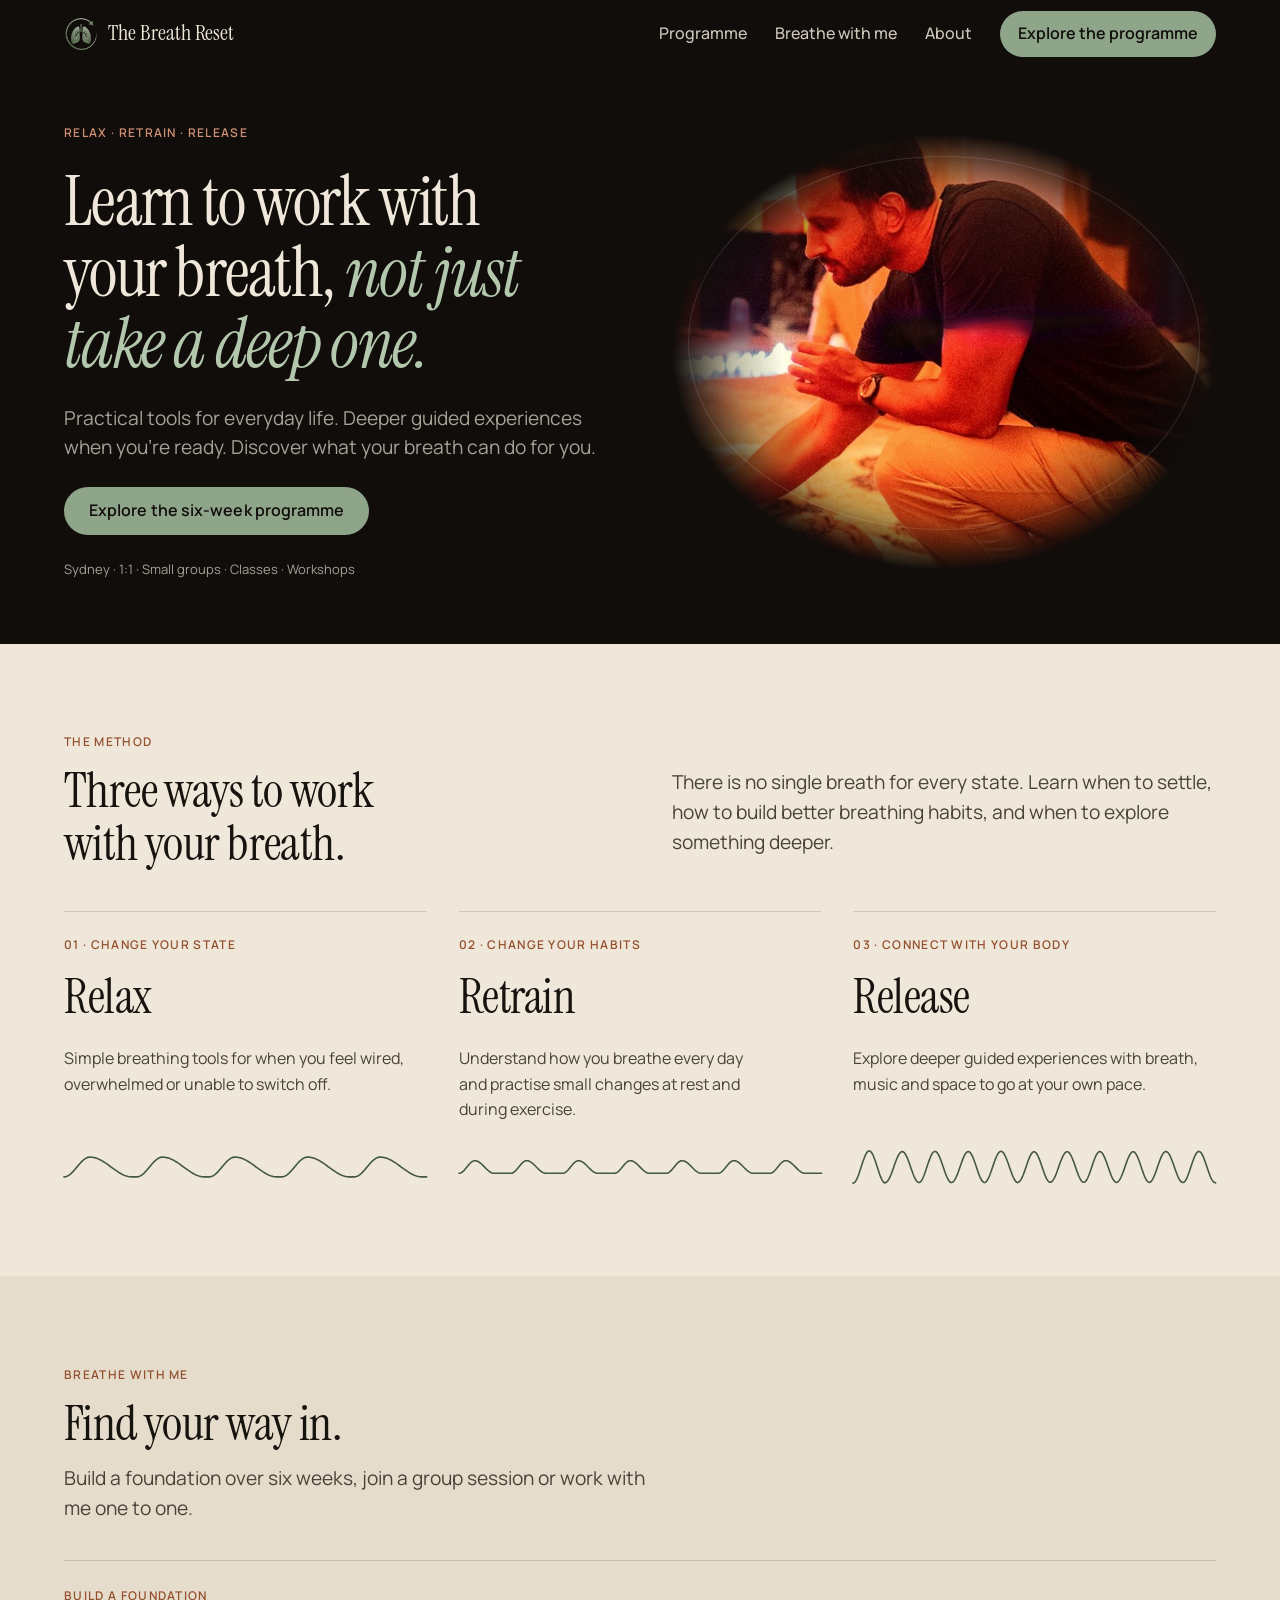
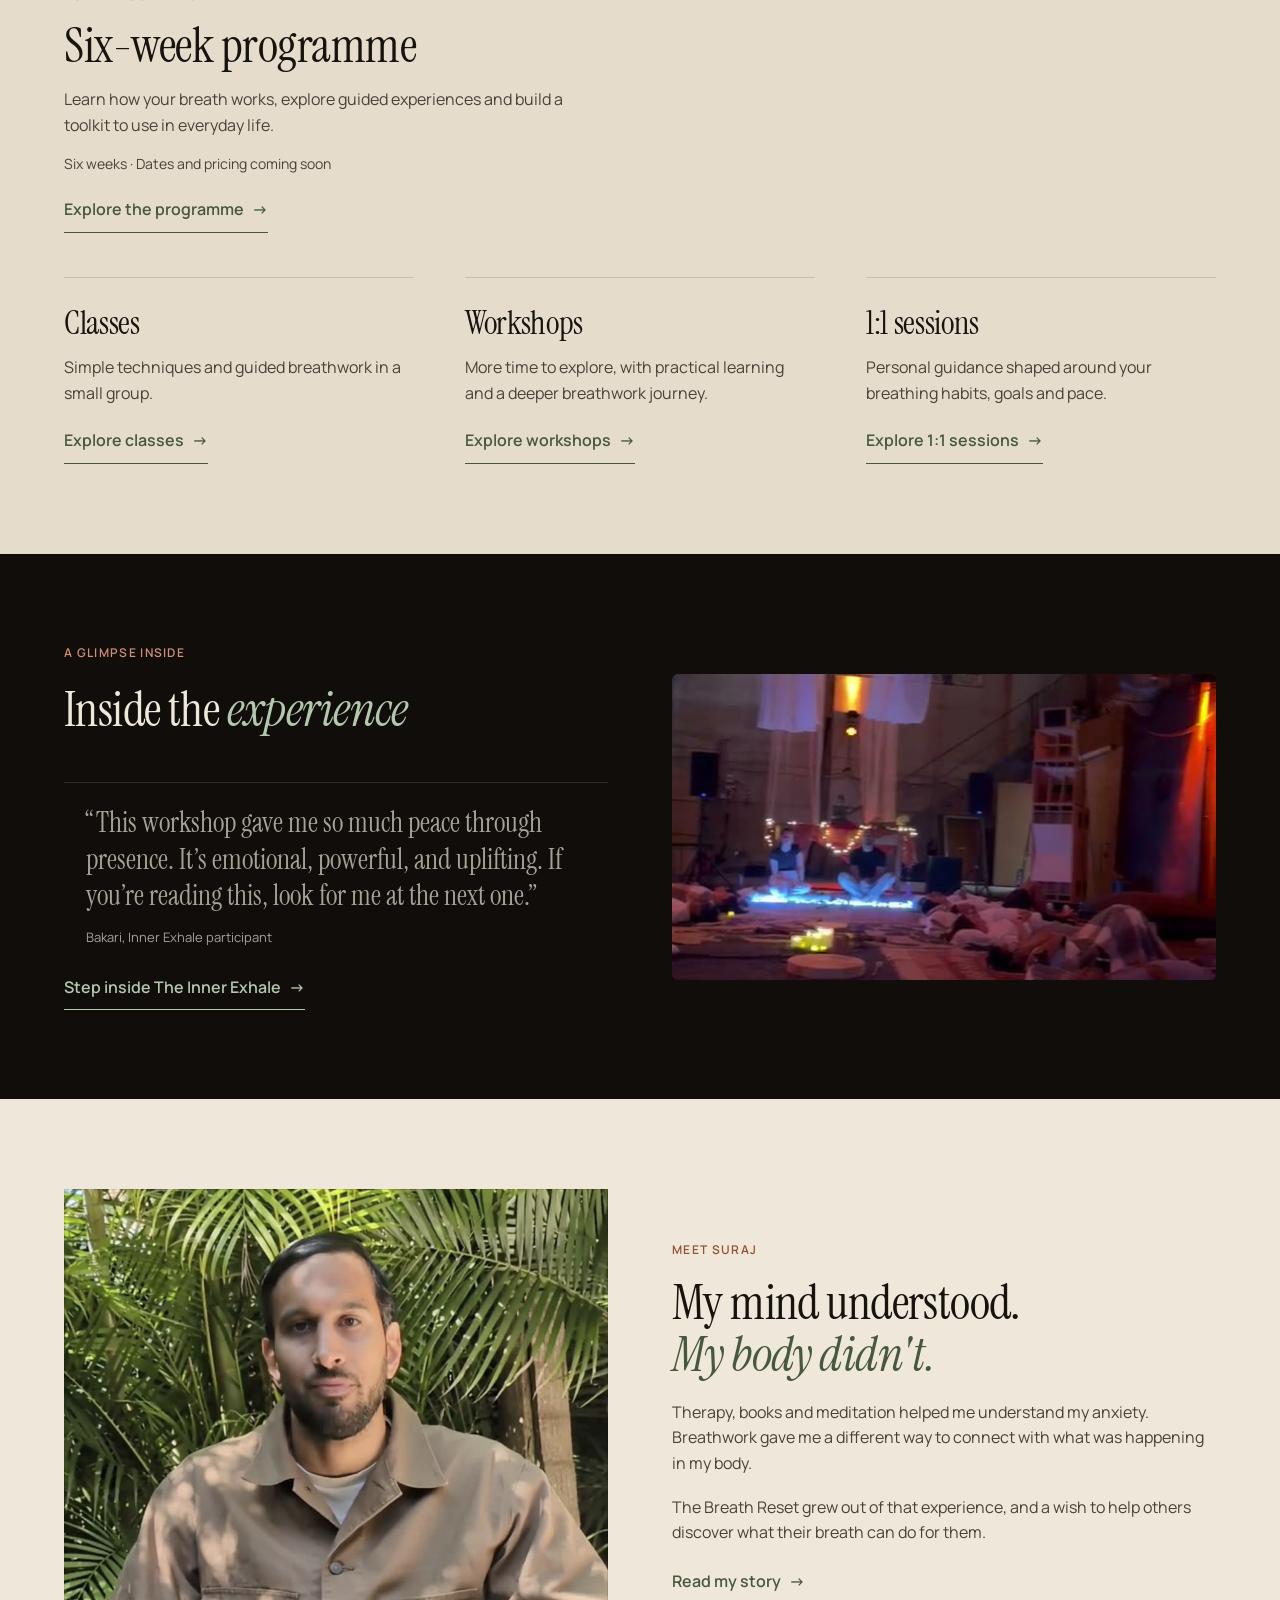
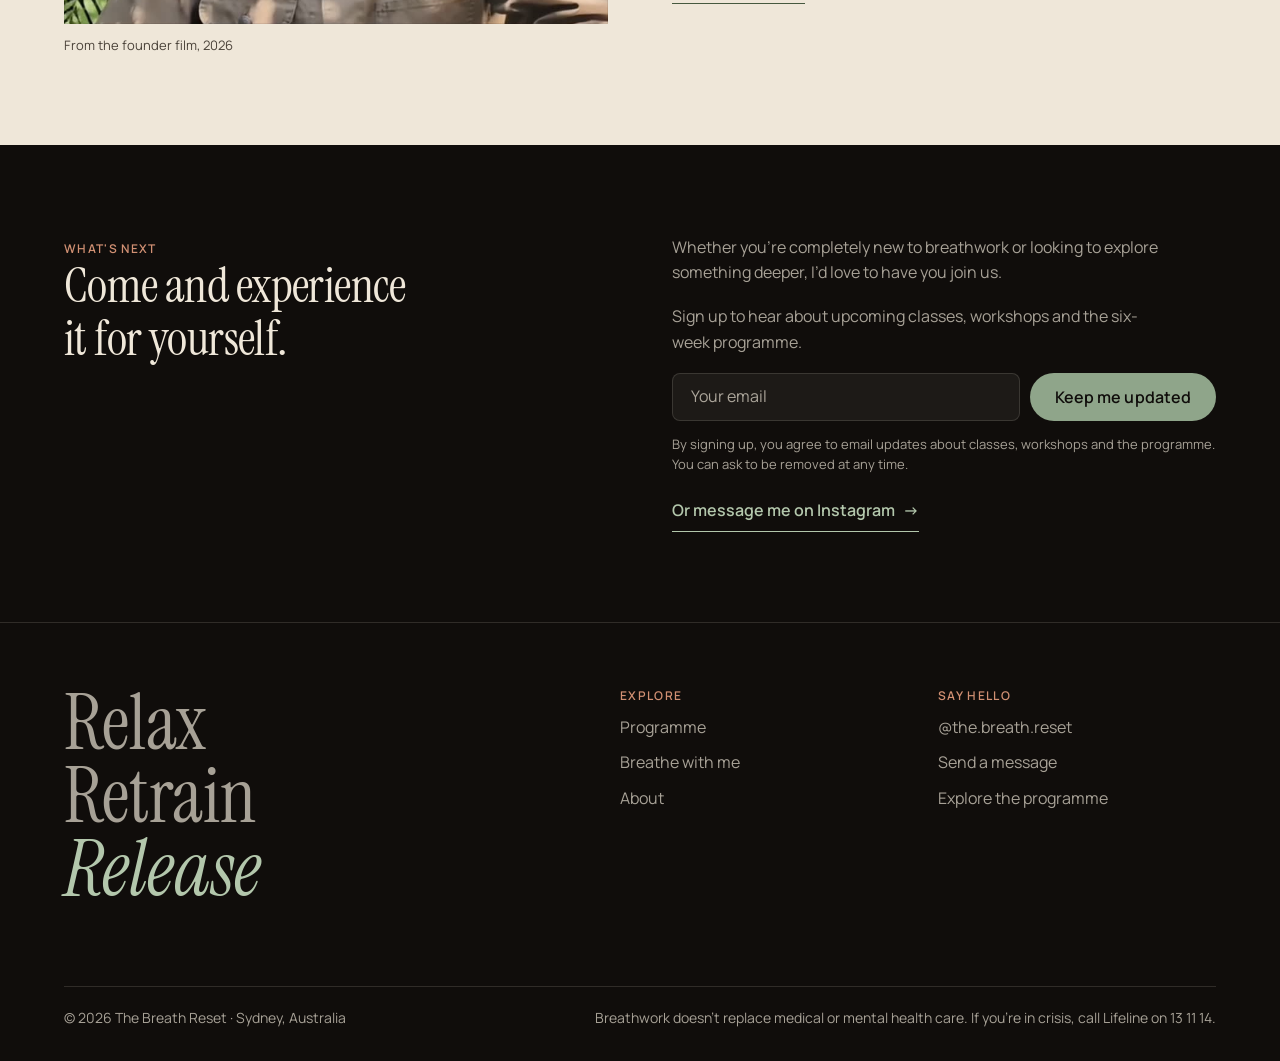
<file: index.html>
<!doctype html>
<html lang="en-AU">
  <head>
    <meta charset="utf-8">
    <script async src="https://www.googletagmanager.com/gtm.js?id=GTM-KVW8DDSL"></script>
    <script>
      window.dataLayer = window.dataLayer || [];
      function gtag(){dataLayer.push(arguments);}
      gtag('js', new Date());
    </script>
    <meta name="viewport" content="width=device-width, initial-scale=1, viewport-fit=cover">
    <title>The Breath Reset | Breathwork in Sydney with Suraj</title>
    <meta name="description" content="Breathwork classes, workshops and 1:1 sessions in Sydney. Practical breathing for stress, functional breathing and CO₂ tolerance, and deeper breathwork when you're ready.">
    <link rel="canonical" href="https://www.thebreathreset.com.au/">
    <meta property="og:title" content="The Breath Reset">
    <meta property="og:description" content="There's no single breath for every state. Relax. Retrain. Release.">
    <meta property="og:image" content="https://www.thebreathreset.com.au/assets/photos/hero-suraj-facilitating.jpg">
    <meta property="og:type" content="website">
    <meta name="theme-color" content="#100d0b">
    <link rel="icon" href="assets/brand/favicon.png" type="image/png" sizes="64x64">
    <link rel="apple-touch-icon" href="assets/brand/apple-touch-icon.png">
    <link rel="preconnect" href="https://fonts.googleapis.com">
    <link rel="preconnect" href="https://fonts.gstatic.com" crossorigin>
    <link href="https://fonts.googleapis.com/css2?family=Instrument+Serif:ital@0;1&family=Manrope:wght@400;500;600&display=swap" rel="stylesheet">
    <link rel="stylesheet" href="styles.css">
    <script>document.documentElement.classList.add("js")</script>
  </head>
  <body class="refined home-page">
    <a class="skip-link" href="#main">Skip to content</a>

    <header class="site-header" data-header>
      <a class="brand" href="index.html" aria-label="The Breath Reset, home">
        <img src="assets/brand/logo.png" alt="" width="34" height="34">
        <span>The Breath Reset</span>
      </a>
      <button class="nav-toggle" type="button" aria-label="Open menu" aria-expanded="false" aria-controls="site-nav" data-nav-toggle><span></span><span></span></button>
      <nav class="site-nav" id="site-nav" aria-label="Main" data-nav>
        <a href="programme.html">Programme</a>
        <a href="breathe-with-me.html">Breathe with me</a>
        <a href="about.html">About</a>
        <a class="nav-cta" href="programme.html">Explore the programme</a>
      </nav>
    </header>

    <main id="main">

      <!-- 1. Hero -->
      <section class="hero surface-night" aria-labelledby="hero-title">

        <div class="wrap hero-grid">
          <div class="hero-copy">
            <p class="label">Relax · Retrain · Release</p>
            <h1 id="hero-title">Learn to work with your breath, <em>not just take a deep&nbsp;one.</em></h1>
            <p class="lede">Practical tools for everyday life. Deeper guided experiences when you’re ready. Discover what your breath can do for you.</p>
            <div class="actions">
              <a class="button button-primary" href="programme.html">Explore the six-week programme</a>
            </div>
            <p class="hero-meta">Sydney · 1:1 · Small groups · Classes · Workshops</p>
          </div>
          <figure class="hero-figure">
            <img src="assets/photos/hero-suraj-facilitating.jpg" alt="Suraj kneeling beside a participant during breathwork, a hand resting gently on their chest" width="900" height="1125" fetchpriority="high">
          </figure>
        </div>
      </section>

      <section class="section surface-paper" id="method" aria-labelledby="method-title">
        <div class="wrap">
          <div class="section-head reveal"><p class="label">The method</p><h2 id="method-title">Three ways to work with your breath.</h2><p class="lede muted">There is no single breath for every state. Learn when to settle, how to build better breathing habits, and when to explore something deeper.</p></div>
          <div class="method-summary">
            <article class="reveal"><p class="label">01 · Change your state</p><h3>Relax</h3><p>Simple breathing tools for when you feel wired, overwhelmed or unable to switch off.</p><svg class="trace" data-trace="relax" viewBox="0 0 1000 100" preserveAspectRatio="none" aria-hidden="true"></svg></article>
            <article class="reveal"><p class="label">02 · Change your habits</p><h3>Retrain</h3><p>Understand how you breathe every day and practise small changes at rest and during exercise.</p><svg class="trace" data-trace="retrain" viewBox="0 0 1000 100" preserveAspectRatio="none" aria-hidden="true"></svg></article>
            <article class="reveal"><p class="label">03 · Connect with your body</p><h3>Release</h3><p>Explore deeper guided experiences with breath, music and space to go at your own pace.</p><svg class="trace" data-trace="release" viewBox="0 0 1000 100" preserveAspectRatio="none" aria-hidden="true"></svg></article>
          </div>
        </div>
      </section>

      <section class="section surface-paper-2" id="breathe" aria-labelledby="breathe-title">
        <div class="wrap">
          <div class="section-head reveal">
            <p class="label">Breathe with me</p>
            <h2 id="breathe-title">Find your way in.</h2>
            <p class="lede muted">Build a foundation over six weeks, join a group session or work with me one to one.</p>
          </div>
          <div class="home-offerings">
            <article class="home-offering home-offering-programme reveal">
              <p class="label">Build a foundation</p>
              <h3>Six-week programme</h3>
              <p class="offering-description">Learn how your breath works, explore guided experiences and build a toolkit to use in everyday life.</p>
              <p class="offering-detail">Six weeks · Dates and pricing coming soon</p>
              <a class="arrow-link" href="programme.html">Explore the programme</a>
            </article>
            <article class="home-offering reveal">
              <h3>Classes</h3>
              <p class="offering-description">Simple techniques and guided breathwork in a small group.</p>
              <a class="arrow-link" href="breathe-with-me.html#classes">Explore classes</a>
            </article>
            <article class="home-offering reveal">
              <h3>Workshops</h3>
              <p class="offering-description">More time to explore, with practical learning and a deeper breathwork journey.</p>
              <a class="arrow-link" href="breathe-with-me.html#workshops">Explore workshops</a>
            </article>
            <article class="home-offering reveal">
              <h3>1:1 sessions</h3>
              <p class="offering-description">Personal guidance shaped around your breathing habits, goals and pace.</p>
              <a class="arrow-link" href="breathe-with-me.html#one-to-one">Explore 1:1 sessions</a>
            </article>
          </div>
        </div>
      </section>

      <section class="section surface-night experience-section" aria-labelledby="event-title"><div class="wrap event-feature"><div class="event-feature-copy reveal"><p class="label">A glimpse inside</p><h2 id="event-title">Inside the <em>experience</em></h2><blockquote class="event-quote">
              <p>“This workshop gave me so much peace through presence. It’s emotional, powerful, and uplifting. If you’re reading this, look for me at the next one.”</p>
              <cite>Bakari, Inner Exhale participant</cite>
            </blockquote><a class="arrow-link" href="breathe-with-me.html#past">Step inside The Inner Exhale</a></div><div class="reveal"><figure class="event-media event-media-wide">
              <video data-ambient muted loop playsinline preload="metadata" poster="assets/events/inner-exhale/inner-exhale-poster.jpg" width="1024" height="576" aria-label="A slow pan across the room during the guided breathwork at The Inner Exhale">
                <source src="assets/events/inner-exhale/inner-exhale-web.mp4" type="video/mp4">
              </video>
            </figure></div></div></section>

      <section class="section surface-paper" aria-labelledby="founder-title">
        <div class="wrap founder">
          <!-- PHOTO SLOT: founder-candid. Replace with a relaxed, unposed photo of Suraj
               (assets/photos/founder-candid.jpg). Currently a still from the founder film. -->
          <figure class="founder-figure reveal">
            <img src="assets/photos/suraj-founder-film-2.jpg" alt="Suraj talking to camera in the founder film" width="900" height="1600" loading="lazy" decoding="async">
            <figcaption>From the founder film, 2026</figcaption>
          </figure>
          <div class="founder-copy reveal"><p class="label">Meet Suraj</p><h2 id="founder-title">My mind understood. <em>My body didn't.</em></h2><p>Therapy, books and meditation helped me understand my anxiety. Breathwork gave me a different way to connect with what was happening in my body.</p><p>The Breath Reset grew out of that experience, and a wish to help others discover what their breath can do for them.</p><a class="arrow-link" href="about.html">Read my story</a></div></div></section>

      <section class="section surface-night closing" id="waitlist" aria-labelledby="closing-title">

        <div class="wrap">
          <div class="reveal">
            <p class="label">What's next</p>
            <h2 id="closing-title">Come and experience it for yourself.</h2>
          </div>
          <div class="closing-actions reveal">
            <p>Whether you’re completely new to breathwork or looking to explore something deeper, I’d love to have you join us.</p><p>Sign up to hear about upcoming classes, workshops and the six-week programme.</p>
            <form class="waitlist" action="#waitlist" method="POST" data-waitlist>
              <input type="hidden" name="list" value="Classes, workshops and programme">
              <input type="hidden" name="consent" value="yes">
              <input type="hidden" name="_subject" value="Breath Reset updates">
              <label class="visually-hidden" for="wl-closing">Email address</label>
              <div class="waitlist-row">
                <input id="wl-closing" type="email" name="email" placeholder="Your email" autocomplete="email" required>
                <button class="button button-primary" type="submit">Keep me updated</button>
              </div>
              <input class="hp" type="text" name="_gotcha" tabindex="-1" autocomplete="off" aria-hidden="true">
              <p class="waitlist-note">By signing up, you agree to email updates about classes, workshops and the programme. You can ask to be removed at any time.</p>
              <p class="waitlist-status" role="status" aria-live="polite"></p>
            </form>
            <p><a class="arrow-link" href="https://ig.me/m/the.breath.reset" target="_blank" rel="noopener">Or message me on Instagram</a></p>
          </div>
        </div>
      </section>
    </main>

    <footer class="site-footer">
      <div class="wrap">
        <div class="footer-grid">
          <p class="footer-word" aria-label="Relax, Retrain, Release"><span>Relax</span><span>Retrain</span><span>Release</span></p>
          <nav class="footer-col" aria-label="Footer">
<p class="label">Explore</p>
<a href="programme.html">Programme</a>
<a href="breathe-with-me.html">Breathe with me</a>
<a href="about.html">About</a>
</nav>
          <div class="footer-col">
            <p class="label">Say hello</p>
            <a href="https://www.instagram.com/the.breath.reset/" target="_blank" rel="noopener">@the.breath.reset</a>
            <a href="https://ig.me/m/the.breath.reset" target="_blank" rel="noopener">Send a message</a>
            <a href="index.html#waitlist">Explore the programme</a>
          </div>
        </div>
        <div class="footer-base">
          <span>© 2026 The Breath Reset · Sydney, Australia</span>
          <p>Breathwork doesn't replace medical or mental health care. If you're in crisis, call Lifeline on 13 11 14.</p>
        </div>
      </div>
    </footer>

    <a class="sticky-cta" href="programme.html" data-sticky-cta>Explore the six-week programme</a>

    <script src="signup-config.js"></script>
    <script src="script.js"></script>
  </body>
</html>
</file>
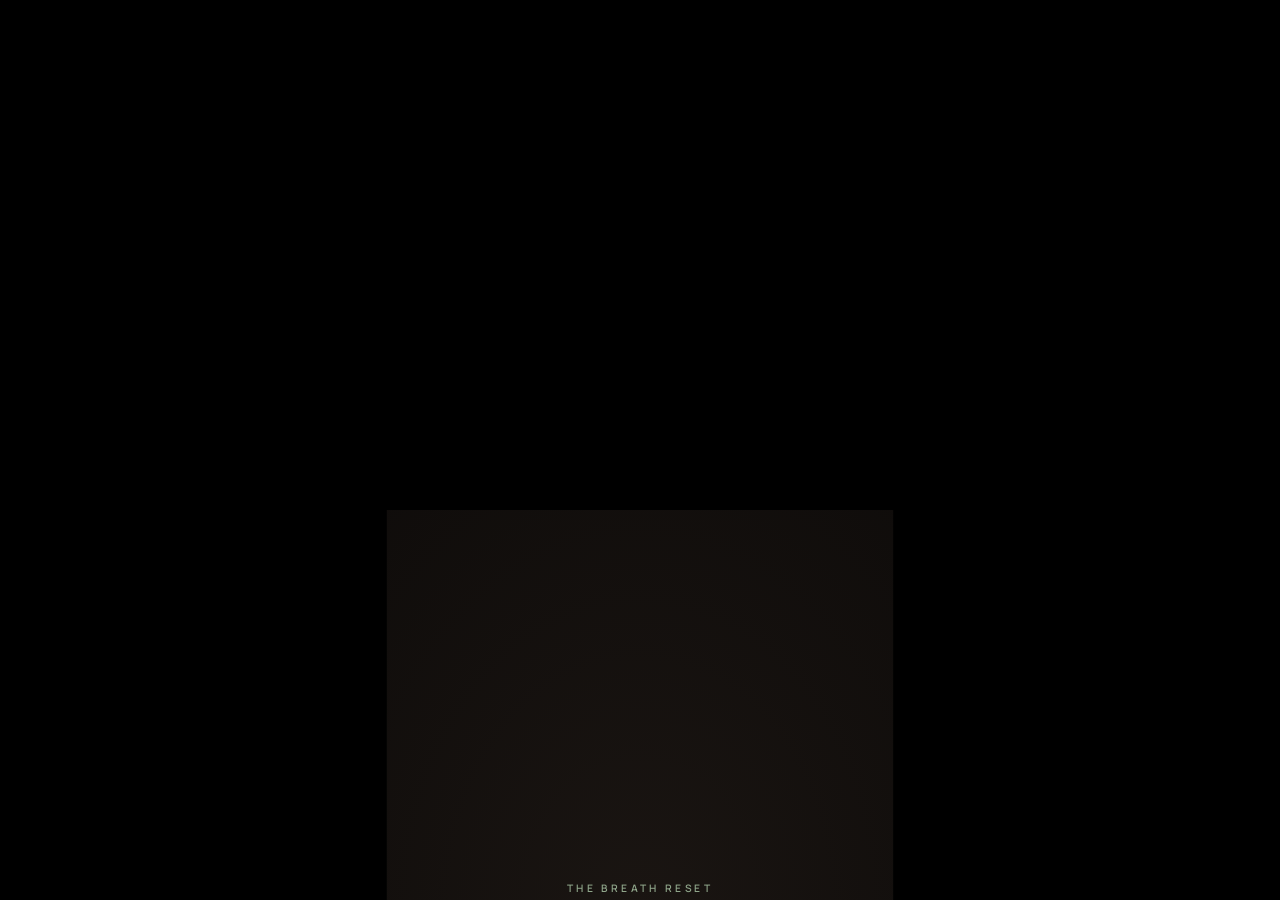
<file: breathing-reel/index.html>
<!DOCTYPE html>
<html lang="en">
<head>
  <meta charset="UTF-8" />
  <meta name="viewport" content="width=device-width, initial-scale=1.0, viewport-fit=cover" />
  <title>The Breath Reset — guided breath flows</title>

  <!-- Fonts are self-hosted in /fonts (see styles.css @font-face) -->
  <link rel="stylesheet" href="styles.css" />
</head>
<body>
  <!-- ===========================================================
       VIEWPORT: black letterbox. The 1080x1920 .stage is scaled
       (via JS) to fit any screen so a screen-recording captures
       the full vertical frame.

       CHOOSE A FLOW with the ?flow= URL parameter:
         index.html?flow=coherent         (5s in / 5s out, 90s)
         index.html?flow=extendedExhale   (4s in / 6s out, 90s)
         index.html?flow=boxBreathing     (4-4-4-4 holds, 120s)
       Default is coherent. All timing/copy lives in FLOWS in script.js.
       =========================================================== -->
  <div class="viewport">
    <div class="stage" id="stage" style="--s:0.7; --b:0">

      <!-- Layer 1: warm-black base + slow atmospheric drift -->
      <div class="atmos" aria-hidden="true">
        <span class="blob blob-1"></span>
        <span class="blob blob-2"></span>
        <span class="vignette"></span>
      </div>

      <!-- Layer 2: subtle film grain -->
      <div class="grain" aria-hidden="true"></div>

      <!-- Layer 3: mist / particle field -->
      <canvas class="mist" id="mist" aria-hidden="true"></canvas>

      <!-- Layer 4: all foreground content -->
      <div class="content" id="content">

        <!-- TOP COPY (set per-flow from script.js) -->
        <header class="topcopy">
          <p class="eyebrow" id="eyebrow">For when your body feels switched on</p>
          <p class="subeyebrow" id="subeyebrow">A coherent breath reset</p>
        </header>

        <!-- CENTRE: breathing orb (does not move, only breathes) -->
        <div class="middle">
          <div class="orb-wrap">
            <div class="orb-glow"></div>
            <div class="rings" aria-hidden="true">
              <span class="ring ring-1"></span>
              <span class="ring ring-2"></span>
              <span class="ring ring-3"></span>
            </div>

            <!-- BOX BREATHING ONLY: rounded-square progress path.
                 Hidden unless the flow sets box:true. A faint track plus a
                 soft "comet" head that travels one lap per breath cycle, so
                 the holds clearly feel like time passing, not a freeze. -->
            <svg class="boxpath" id="boxPath" viewBox="0 0 720 720" aria-hidden="true">
              <rect class="box-track" x="30" y="30" width="660" height="660" rx="120" ry="120"></rect>
              <circle class="box-comet" id="boxComet" r="7" cx="30" cy="690"></circle>
            </svg>

            <!-- Overall progress arc (whole session). -->
            <svg class="progress" viewBox="0 0 720 720" aria-hidden="true">
              <circle class="progress-track" cx="360" cy="360" r="315"></circle>
              <circle class="progress-bar" id="progressBar" cx="360" cy="360" r="315"></circle>
            </svg>

            <div class="orb"></div>
          </div>

          <!-- BREATH CUE + TIMING DOTS (dots are rebuilt per phase in JS) -->
          <div class="cue" id="cue">
            <div class="cue-text" id="cueText"></div>
            <div class="dots" id="dots"></div>
          </div>
        </div>

        <!-- BOTTOM BRAND -->
        <footer class="brand">
          <p class="brand-name">The Breath Reset</p>
          <p class="brand-tag">Relax. Retrain. Release.</p>
        </footer>
      </div>

      <!-- END CARD (last few seconds; text set per-flow) -->
      <div class="endcard" id="endcard">
        <div class="endcard-inner">
          <p class="end-line" id="endLine1">Take one normal breath.</p>
          <p class="end-line" id="endLine2">Notice what feels different.</p>
          <div class="end-divider"></div>
          <p class="end-name">The Breath Reset</p>
          <p class="end-tag">Relax. Retrain. Release.</p>
          <p class="end-cta" id="endCta">Save this for when you need to come back to yourself.</p>
        </div>
      </div>

      <!-- START SCREEN: tap to begin (also the moment to start audio) -->
      <div class="startscreen" id="startScreen">
        <div class="start-inner">
          <p class="start-eyebrow">The Breath Reset</p>
          <p class="start-title" id="startTitle">For when your body feels switched on</p>
          <button class="begin" id="beginBtn" type="button">Begin</button>
          <p class="start-hint" id="startHint">90&#8201;seconds &middot; coherent breathing</p>
        </div>
      </div>

      <!-- =========================================================
           AUDIO — ambient pad (per flow) + soft bell work out of
           the box. The <source> for #ambient is set per-flow in JS.
           ========================================================= -->
      <audio id="ambient" loop preload="auto"></audio>
      <audio id="bell" src="audio/bell.mp3" preload="auto"></audio>
      <!--
      <audio id="voiceover"  src="audio/voiceover.mp3"    preload="auto"></audio>
      <audio id="toneInhale" src="audio/tone-inhale.mp3"  preload="auto"></audio>
      <audio id="toneExhale" src="audio/tone-exhale.mp3"  preload="auto"></audio>
      <audio id="toneHold"   src="audio/tone-hold.mp3"    preload="auto"></audio>
      -->
    </div>
  </div>

  <script src="script.js"></script>
</body>
</html>
</file>
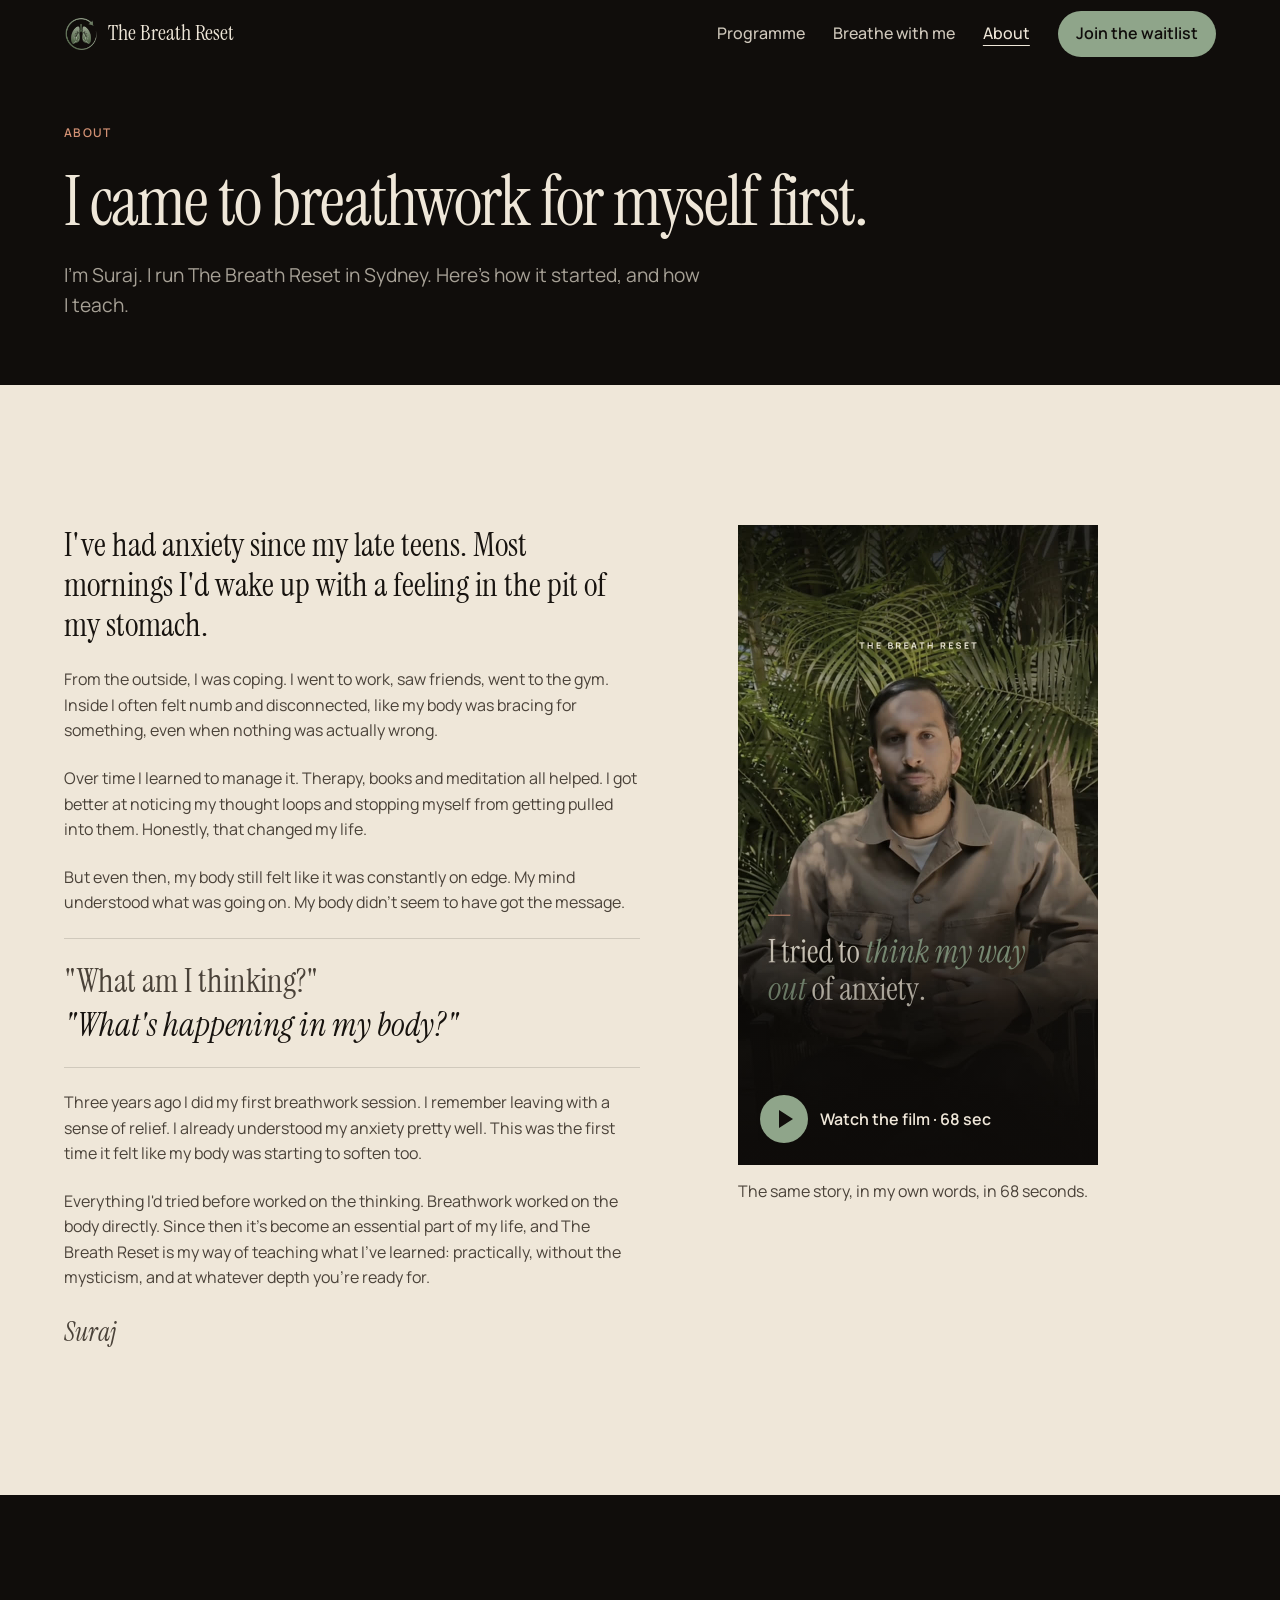
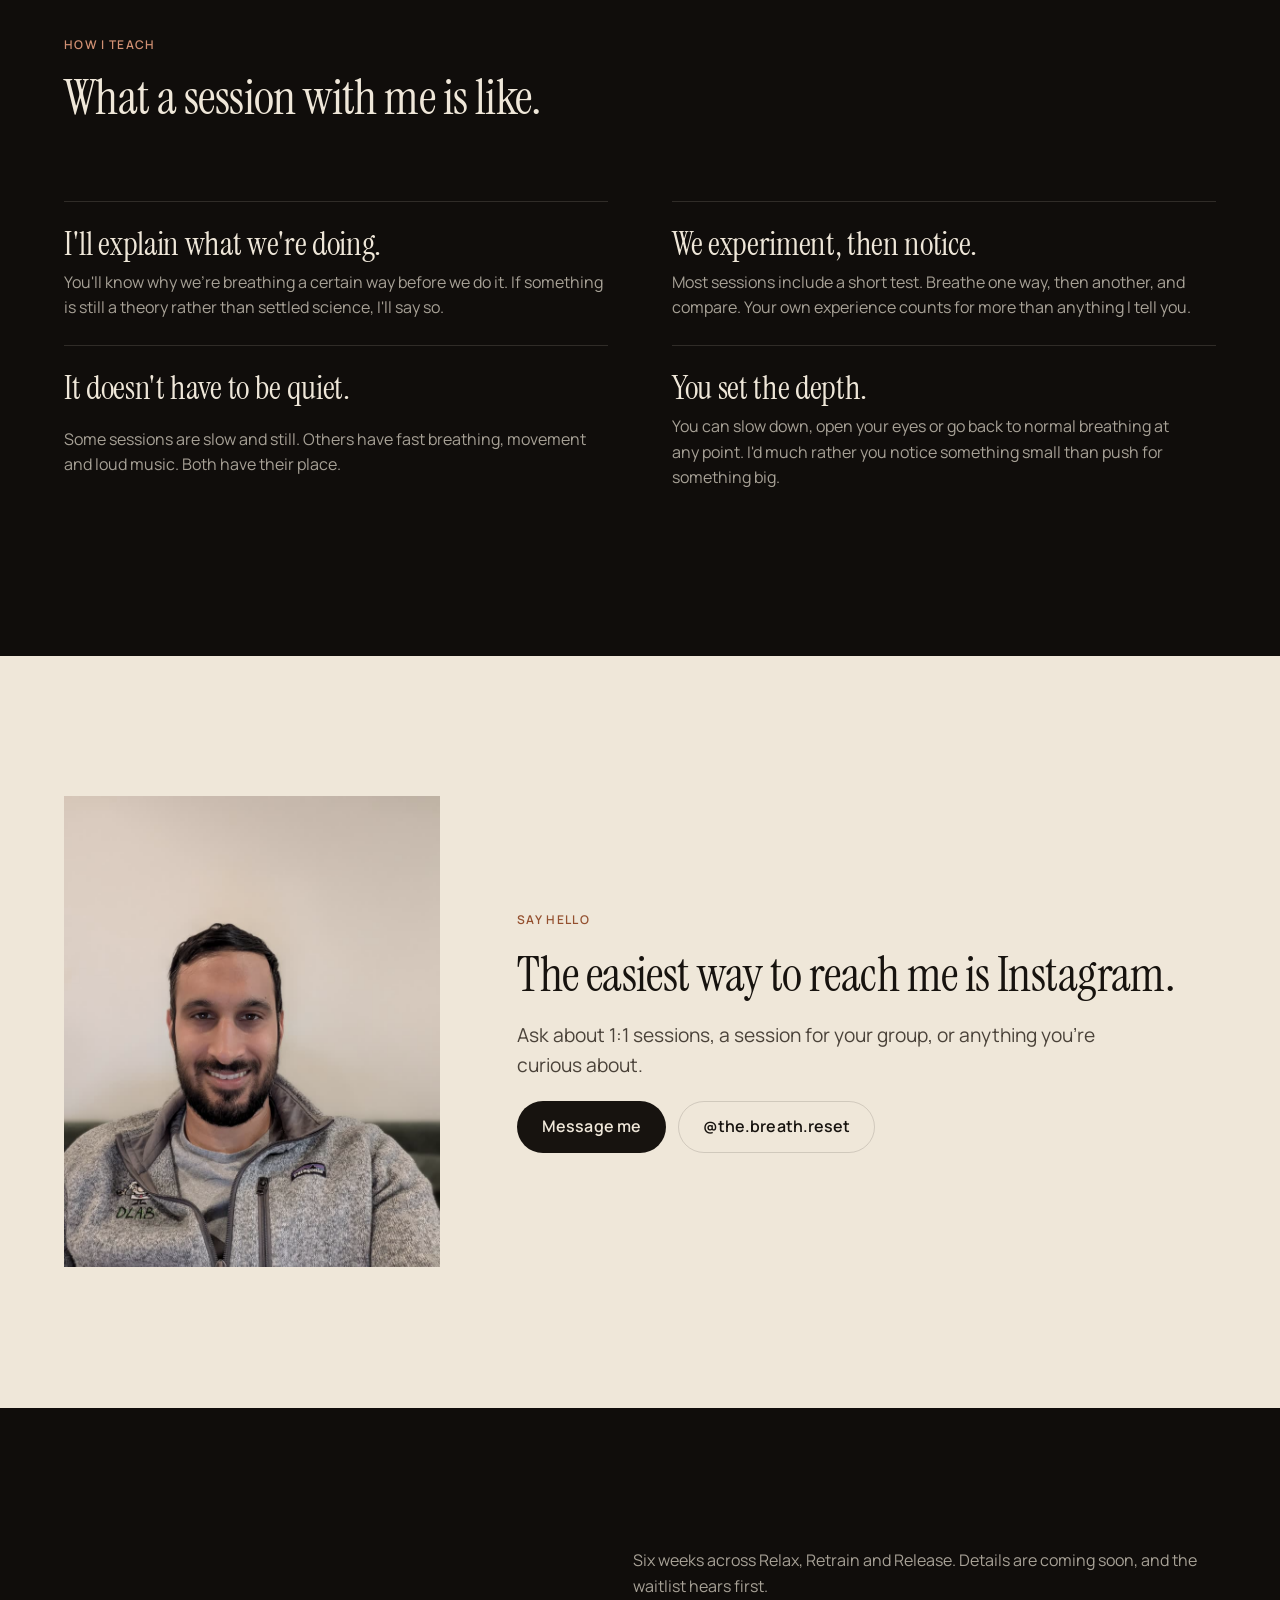
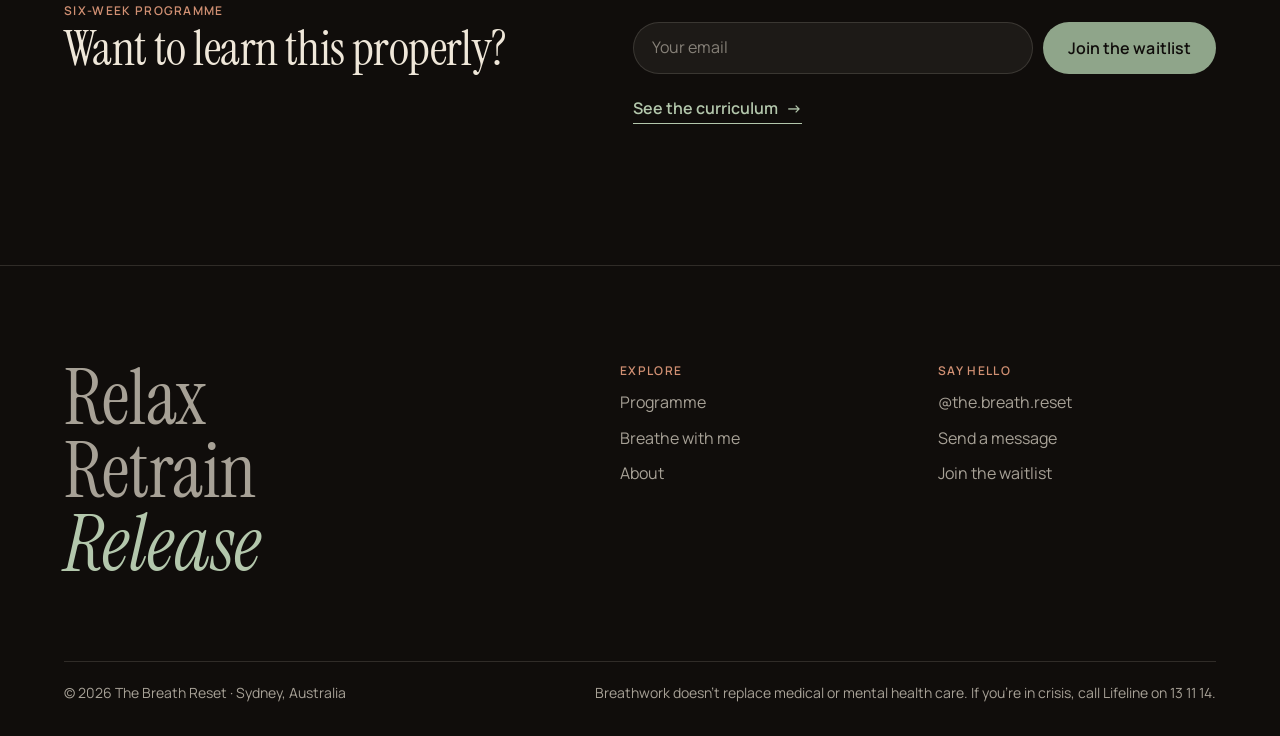
<file: about.html>
<!doctype html>
<html lang="en-AU">
  <head>
    <meta charset="utf-8">
    <script async src="https://www.googletagmanager.com/gtm.js?id=GTM-KVW8DDSL"></script>
    <script>
      window.dataLayer = window.dataLayer || [];
      function gtag(){dataLayer.push(arguments);}
      gtag('js', new Date());
    </script>
    <meta name="viewport" content="width=device-width, initial-scale=1, viewport-fit=cover">
    <title>About Suraj | The Breath Reset, Sydney</title>
    <meta name="description" content="Suraj came to breathwork through his own anxiety. Why he started The Breath Reset, and how he teaches breathwork in Sydney.">
    <link rel="canonical" href="https://www.thebreathreset.com.au/about.html">
    <meta property="og:title" content="About Suraj | The Breath Reset">
    <meta property="og:description" content="My mind understood. My body didn't.">
    <meta property="og:image" content="https://www.thebreathreset.com.au/assets/photos/suraj-founder-film.jpg">
    <meta name="theme-color" content="#100d0b">
    <link rel="icon" href="assets/brand/favicon.png" type="image/png" sizes="64x64">
    <link rel="apple-touch-icon" href="assets/brand/apple-touch-icon.png">
    <link rel="preconnect" href="https://fonts.googleapis.com">
    <link rel="preconnect" href="https://fonts.gstatic.com" crossorigin>
    <link href="https://fonts.googleapis.com/css2?family=Instrument+Serif:ital@0;1&family=Manrope:wght@400;500;600&display=swap" rel="stylesheet">
    <link rel="stylesheet" href="styles.css">
    <script>document.documentElement.classList.add("js")</script>
  </head>
  <body>
    <a class="skip-link" href="#main">Skip to content</a>

    <header class="site-header" data-header>
      <a class="brand" href="index.html" aria-label="The Breath Reset, home">
        <img src="assets/brand/logo.png" alt="" width="34" height="34">
        <span>The Breath Reset</span>
      </a>
      <button class="nav-toggle" type="button" aria-label="Open menu" aria-expanded="false" aria-controls="site-nav" data-nav-toggle><span></span><span></span></button>
      <nav class="site-nav" id="site-nav" aria-label="Main" data-nav>
        <a href="programme.html">Programme</a>
        <a href="breathe-with-me.html">Breathe with me</a>
        <a href="about.html" aria-current="page">About</a>
        <a class="nav-cta" href="programme.html#waitlist">Join the waitlist</a>
      </nav>
    </header>

    <main id="main">
      <section class="page-hero surface-night" aria-labelledby="page-title">
        <div class="wrap">
          <p class="label">About</p>
          <h1 id="page-title">I came to breathwork for myself first.</h1>
          <p class="lede">I'm Suraj. I run The Breath Reset in Sydney. Here's how it started, and how I teach.</p>
        </div>
      </section>

      <section class="section surface-paper" aria-label="Suraj's story">
        <div class="wrap story">
          <div class="story-text reveal">
            <p class="first">I've had anxiety since my late teens. Most mornings I'd wake up with a feeling in the pit of my stomach.</p>
            <p>From the outside, I was coping. I went to work, saw friends, went to the gym. Inside I often felt numb and disconnected, like my body was bracing for something, even when nothing was actually wrong.</p>
            <p>Over time I learned to manage it. Therapy, books and meditation all helped. I got better at noticing my thought loops and stopping myself from getting pulled into them. Honestly, that changed my life.</p>
            <p>But even then, my body still felt like it was constantly on edge. My mind understood what was going on. My body didn't seem to have got the message.</p>
            <div class="questions" aria-label="The question that changed">
              <span class="was">"What am I thinking?"</span>
              <span class="now">"What's happening in my body?"</span>
            </div>
            <p>Three years ago I did my first breathwork session. I remember leaving with a sense of relief. I already understood my anxiety pretty well. This was the first time it felt like my body was starting to soften too.</p>
            <p>Everything I'd tried before worked on the thinking. Breathwork worked on the body directly. Since then it's become an essential part of my life, and The Breath Reset is my way of teaching what I've learned: practically, without the mysticism, and at whatever depth you're ready for.</p>
            <p class="signature">Suraj</p>
          </div>

          <aside class="story-aside reveal" id="film" aria-label="Founder film">
            <div class="film" data-film data-src="assets/social/youtube/founder-video/founder-story-v2-web.mp4?v=founder-20260918" data-poster="assets/social/youtube/founder-video/cover-web.jpg" data-label="Suraj's founder story film">
              <img src="assets/social/youtube/founder-video/cover-web.jpg" alt="" width="720" height="1280" loading="lazy" decoding="async">
              <button class="film-play" type="button"><span><span class="play-icon" aria-hidden="true"></span>Watch the film · 68 sec</span></button>
            </div>
            <p>The same story, in my own words, in 68 seconds.</p>
          </aside>
        </div>
      </section>

      <section class="section surface-night" aria-labelledby="teach-title">
        <div class="wrap">
          <div class="section-head reveal">
            <p class="label">How I teach</p>
            <h2 id="teach-title">What a session with me is like.</h2>
          </div>
          <div class="teach reveal">
            <div>
              <h3>I'll explain what we're doing.</h3>
              <p>You'll know why we're breathing a certain way before we do it. If something is still a theory rather than settled science, I'll say so.</p>
            </div>
            <div>
              <h3>We experiment, then notice.</h3>
              <p>Most sessions include a short test. Breathe one way, then another, and compare. Your own experience counts for more than anything I tell you.</p>
            </div>
            <div>
              <h3>It doesn't have to be quiet.</h3>
              <p>Some sessions are slow and still. Others have fast breathing, movement and loud music. Both have their place.</p>
            </div>
            <div>
              <h3>You set the depth.</h3>
              <p>You can slow down, open your eyes or go back to normal breathing at any point. I'd much rather you notice something small than push for something big.</p>
            </div>
          </div>
        </div>
      </section>

      <!-- QUALIFICATIONS SLOT: add training / certifications here once confirmed.
           Keep it factual: course name, provider, year. -->

      <section class="section surface-paper" aria-labelledby="portrait-title">
        <div class="wrap portrait-row">
          <!-- PHOTO SLOT: about-suraj-teaching. Swap for a photo of Suraj with a group
               (assets/photos/about-suraj-teaching.jpg) when available. -->
          <img class="reveal" src="assets/photos/suraj-portrait.jpg" alt="Portrait of Suraj smiling, wearing a grey fleece" width="800" height="1067" loading="lazy" decoding="async">
          <div class="stack reveal">
            <p class="label">Say hello</p>
            <h2 id="portrait-title">The easiest way to reach me is Instagram.</h2>
            <p class="lede muted">Ask about 1:1 sessions, a session for your group, or anything you're curious about.</p>
            <div class="actions">
              <a class="button button-primary" href="https://ig.me/m/the.breath.reset" target="_blank" rel="noopener">Message me</a>
              <a class="button button-ghost" href="https://www.instagram.com/the.breath.reset/" target="_blank" rel="noopener">@the.breath.reset</a>
            </div>
          </div>
        </div>
      </section>

      <section class="section surface-night closing" aria-labelledby="closing-title">
        <div class="wrap">
          <div class="reveal">
            <p class="label">Six-week programme</p>
            <h2 id="closing-title">Want to learn this properly?</h2>
          </div>
          <div class="closing-actions reveal" id="waitlist">
            <p>Six weeks across Relax, Retrain and Release. Details are coming soon, and the waitlist hears first.</p>
            <form class="waitlist" action="#waitlist" method="POST" data-waitlist>
              <input type="hidden" name="list" value="Six-week programme">
              <input type="hidden" name="consent" value="yes">
              <input type="hidden" name="_subject" value="Waitlist: six-week programme">
              <label class="visually-hidden" for="wl-about">Email address</label>
              <div class="waitlist-row">
                <input id="wl-about" type="email" name="email" placeholder="Your email" autocomplete="email" required>
                <button class="button button-primary" type="submit">Join the waitlist</button>
              </div>
              <input class="hp" type="text" name="_gotcha" tabindex="-1" autocomplete="off" aria-hidden="true">
              <p class="waitlist-status" role="status" aria-live="polite"></p>
            </form>
            <p><a class="arrow-link" href="programme.html">See the curriculum</a></p>
          </div>
        </div>
      </section>
    </main>

    <footer class="site-footer">
      <div class="wrap">
        <div class="footer-grid">
          <p class="footer-word" aria-label="Relax, Retrain, Release"><span>Relax</span><span>Retrain</span><span>Release</span></p>
          <nav class="footer-col" aria-label="Footer">
<p class="label">Explore</p>
<a href="programme.html">Programme</a>
<a href="breathe-with-me.html">Breathe with me</a>
<a href="about.html">About</a>
</nav>
          <div class="footer-col">
            <p class="label">Say hello</p>
            <a href="https://www.instagram.com/the.breath.reset/" target="_blank" rel="noopener">@the.breath.reset</a>
            <a href="https://ig.me/m/the.breath.reset" target="_blank" rel="noopener">Send a message</a>
            <a href="index.html#waitlist">Join the waitlist</a>
          </div>
        </div>
        <div class="footer-base">
          <span>© 2026 The Breath Reset · Sydney, Australia</span>
          <p>Breathwork doesn't replace medical or mental health care. If you're in crisis, call Lifeline on 13 11 14.</p>
        </div>
      </div>
    </footer>

    <a class="sticky-cta" href="programme.html#waitlist" data-sticky-cta>Join the six-week waitlist</a>

    <script src="signup-config.js"></script>
    <script src="script.js"></script>
  </body>
</html>
</file>
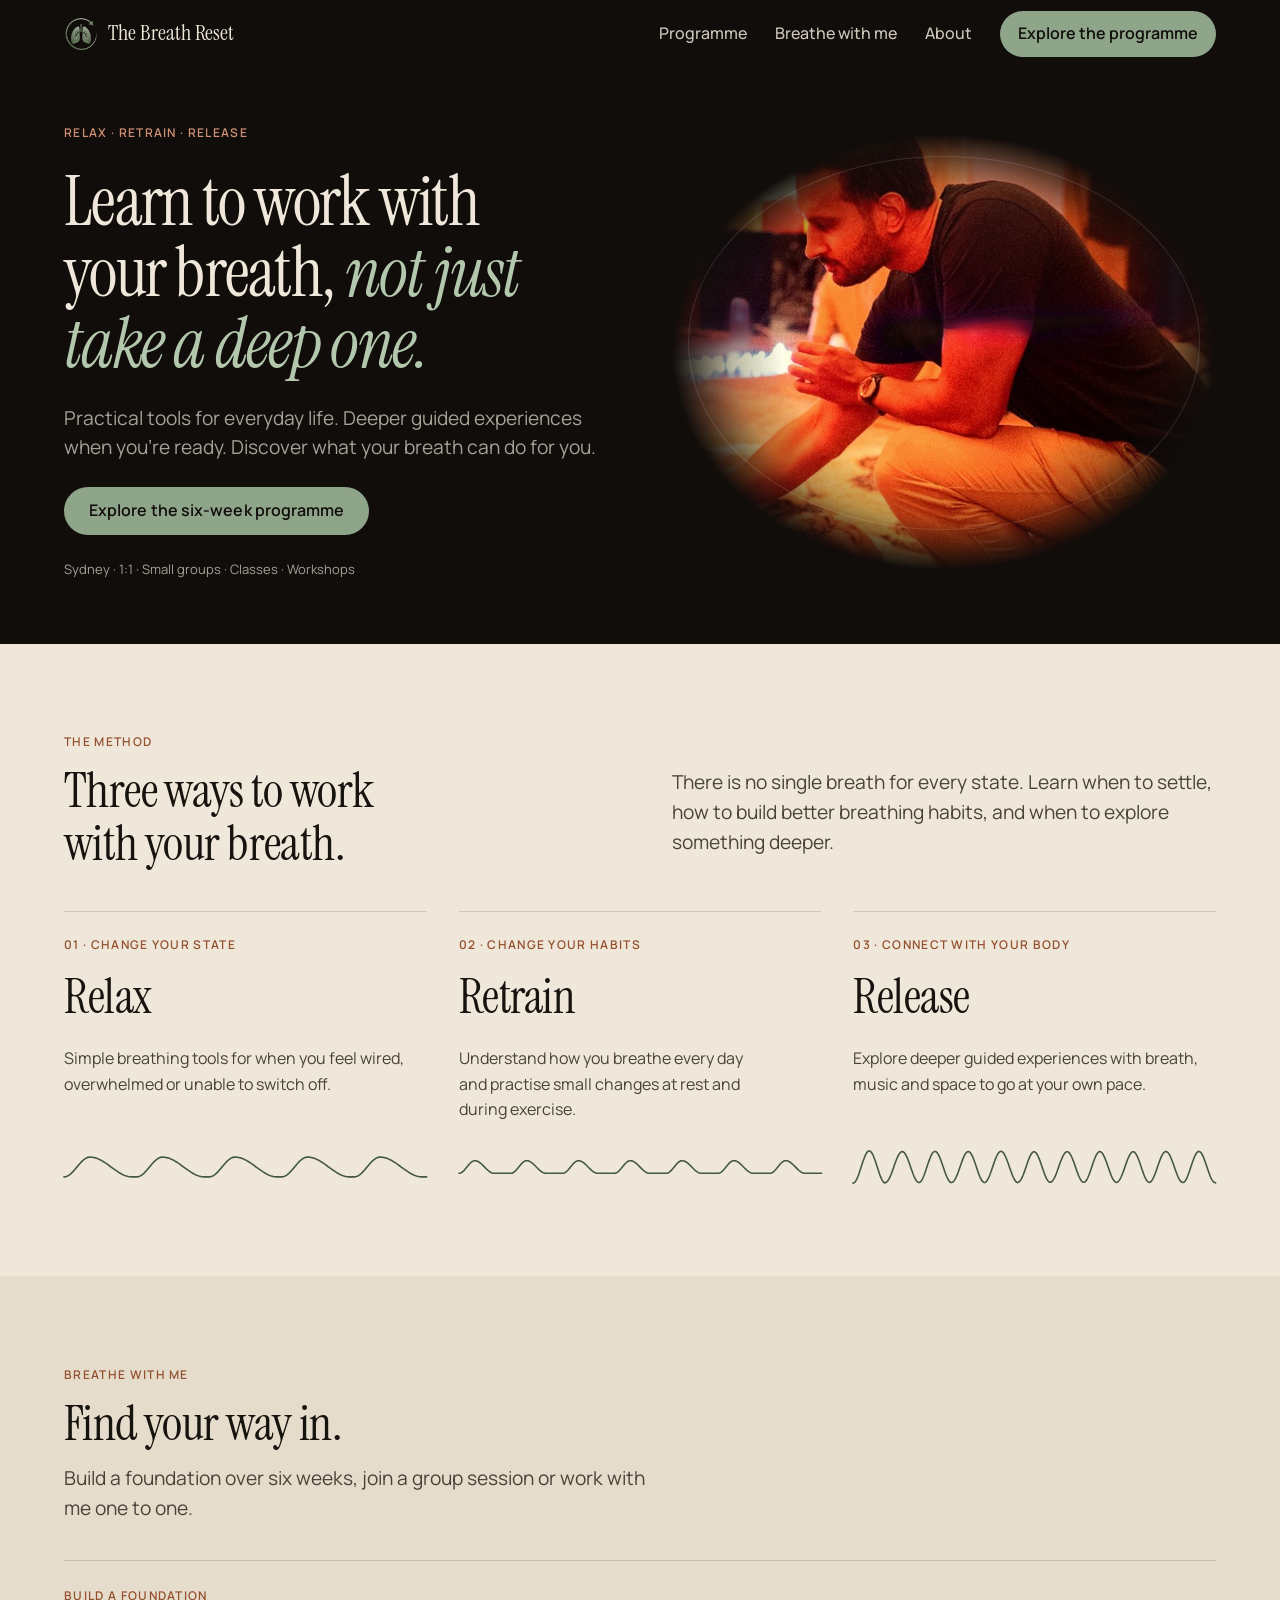
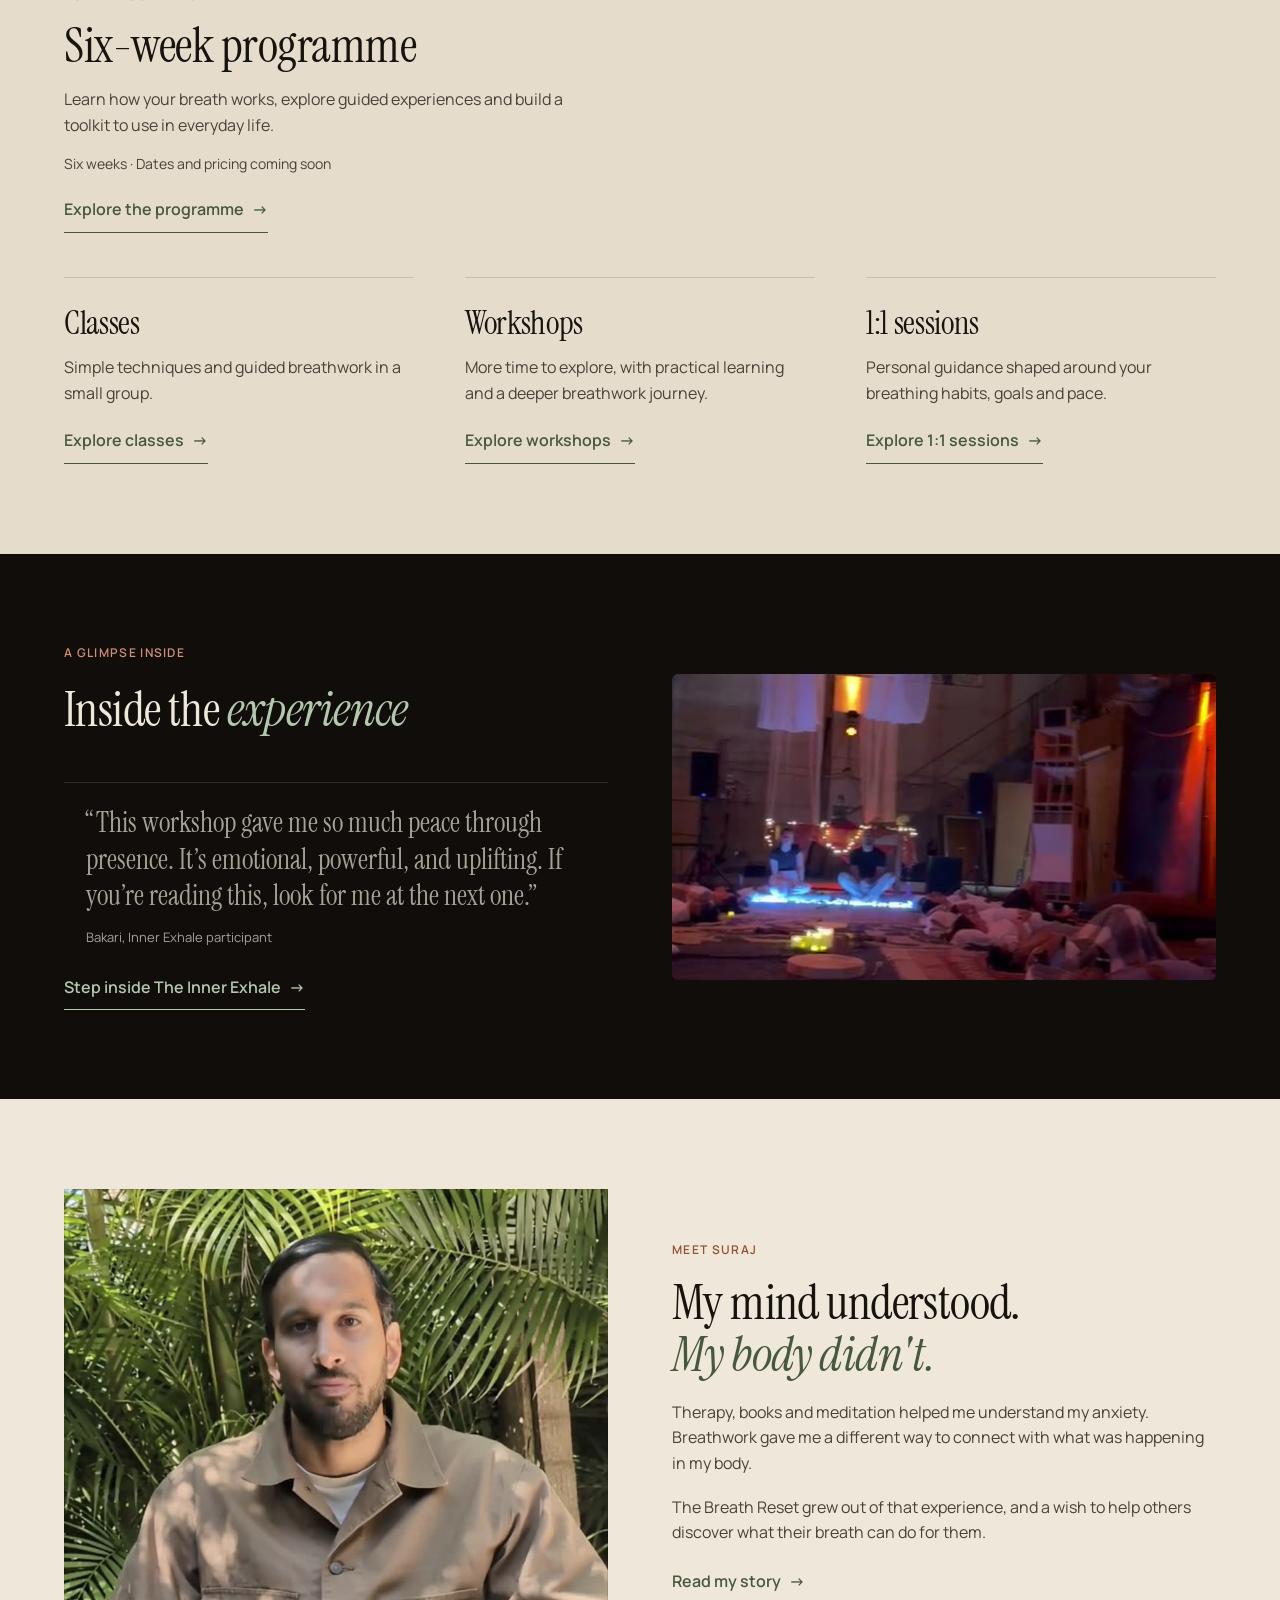
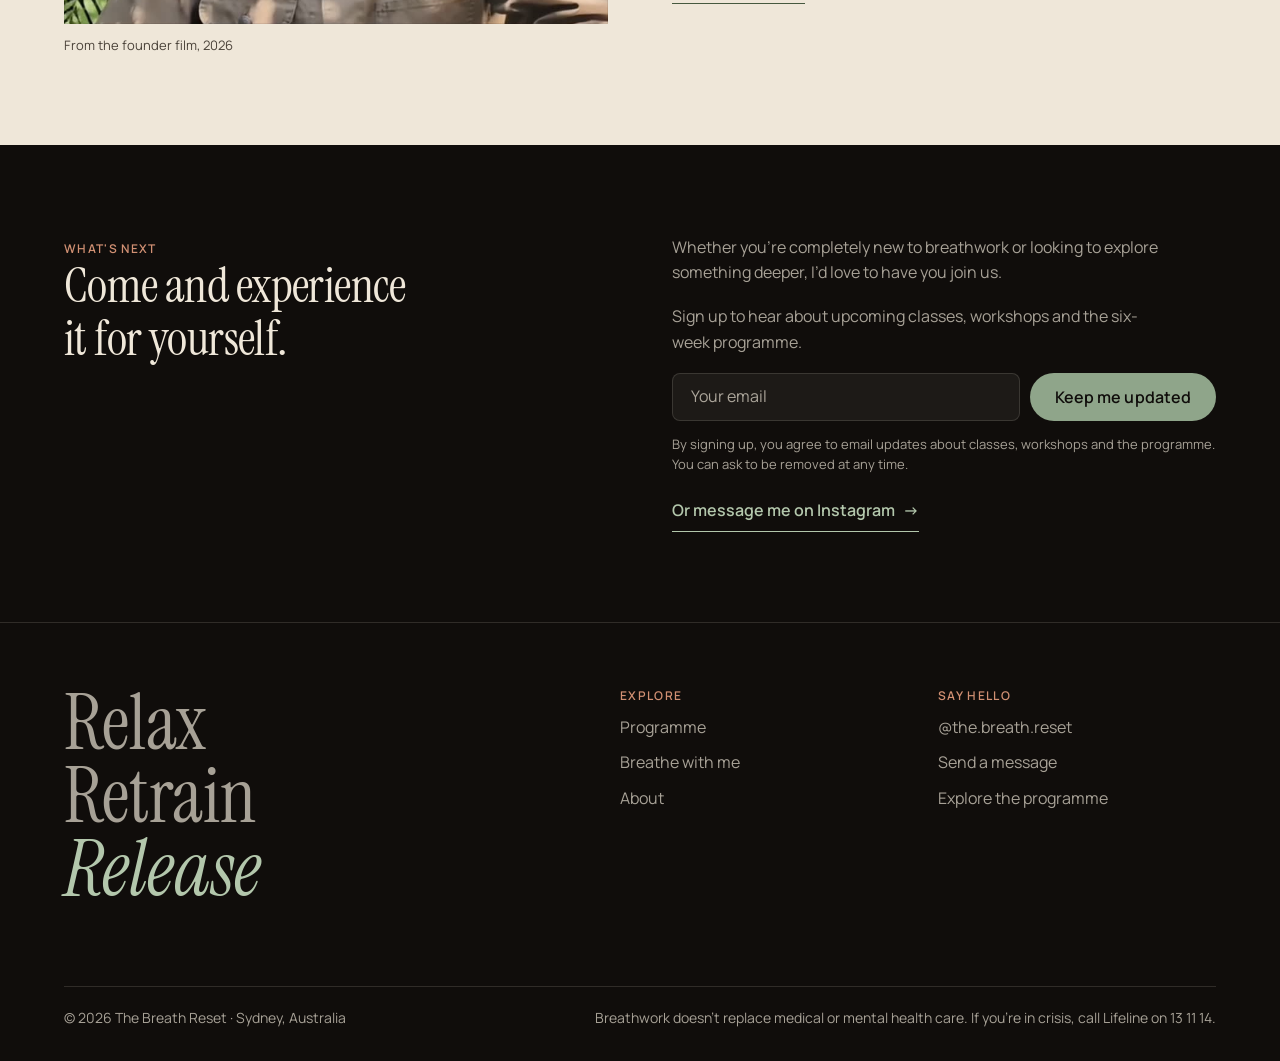
<file: booking.html>
<!doctype html>
<html lang="en-AU">
  <head>
    <meta charset="utf-8">
    <title>Breathe with me | The Breath Reset</title>
    <link rel="canonical" href="https://www.thebreathreset.com.au/#breathe">
    <meta name="robots" content="noindex">
    <meta http-equiv="refresh" content="0; url=index.html#breathe">
    <script>location.replace("index.html#breathe")</script>
  </head>
  <body>
    <p>Booking has moved to <a href="index.html#breathe">Breathe with me</a>.</p>
  </body>
</html>
</file>
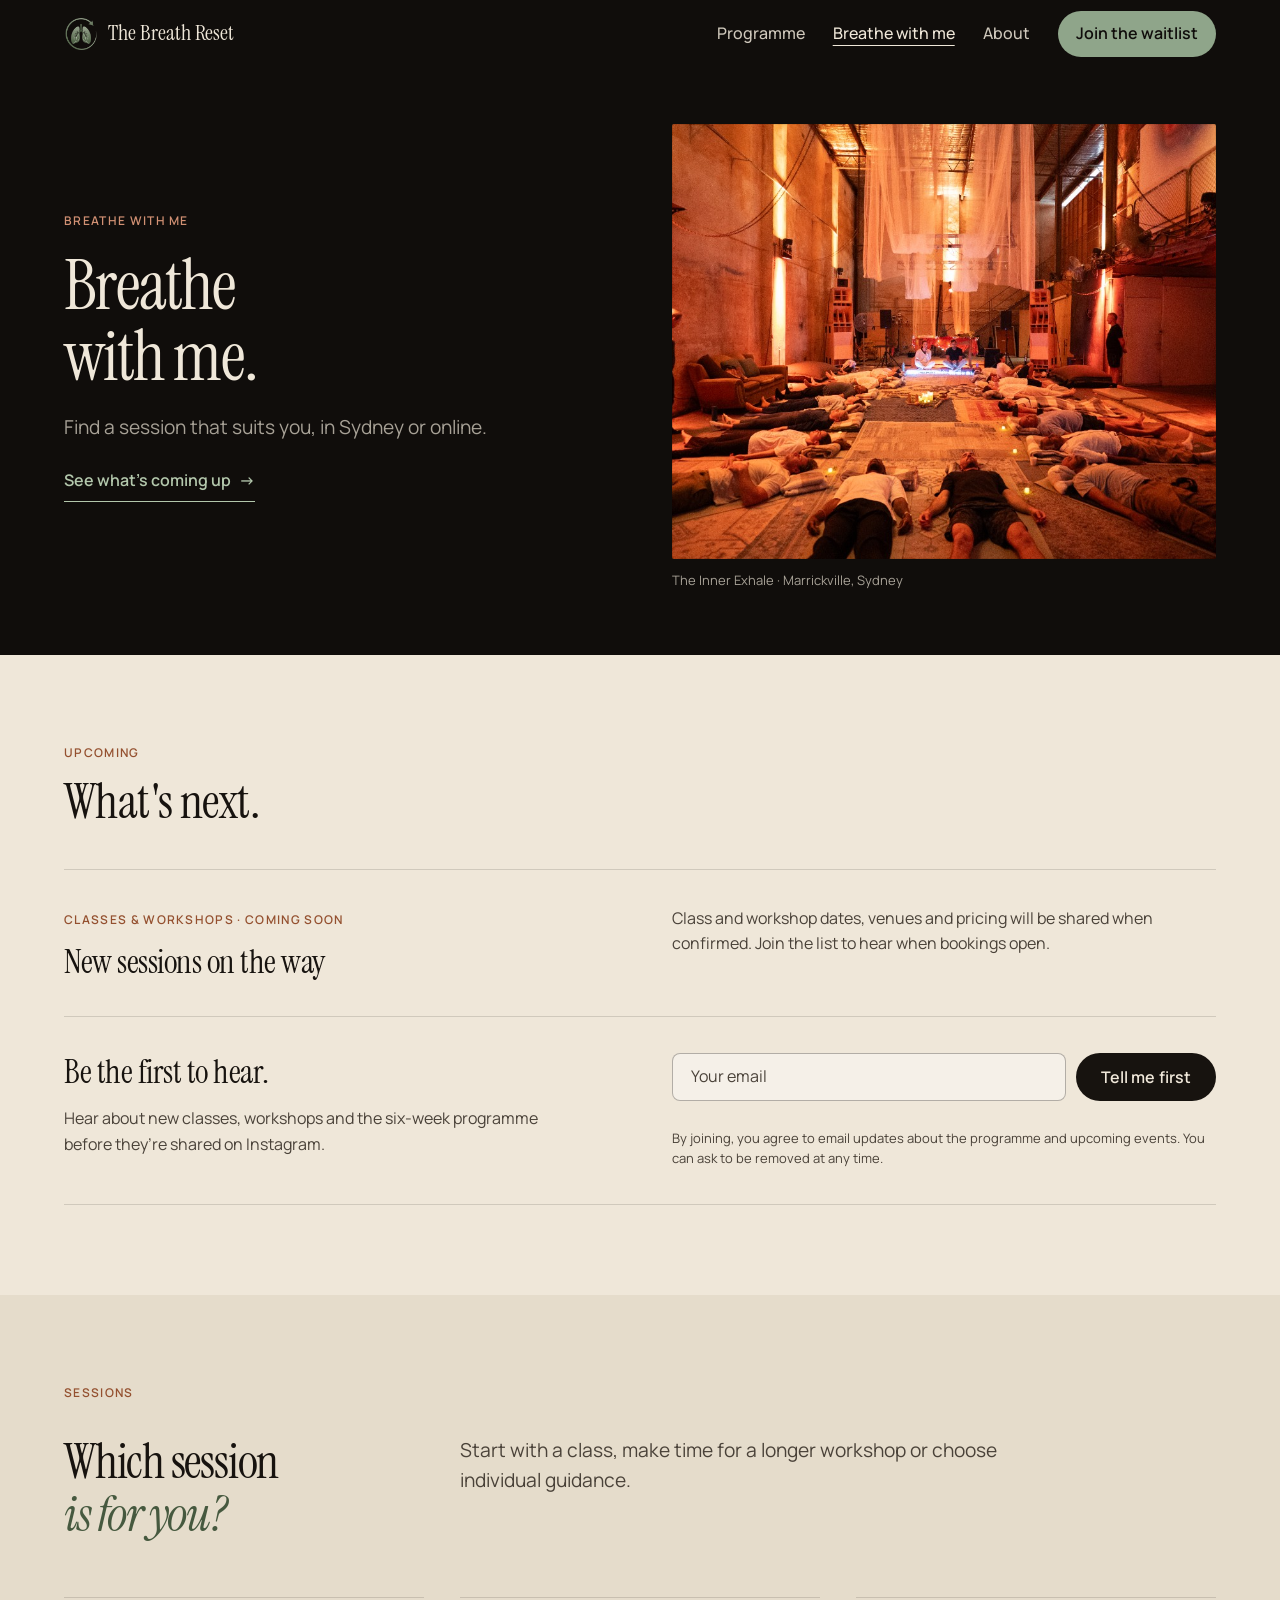
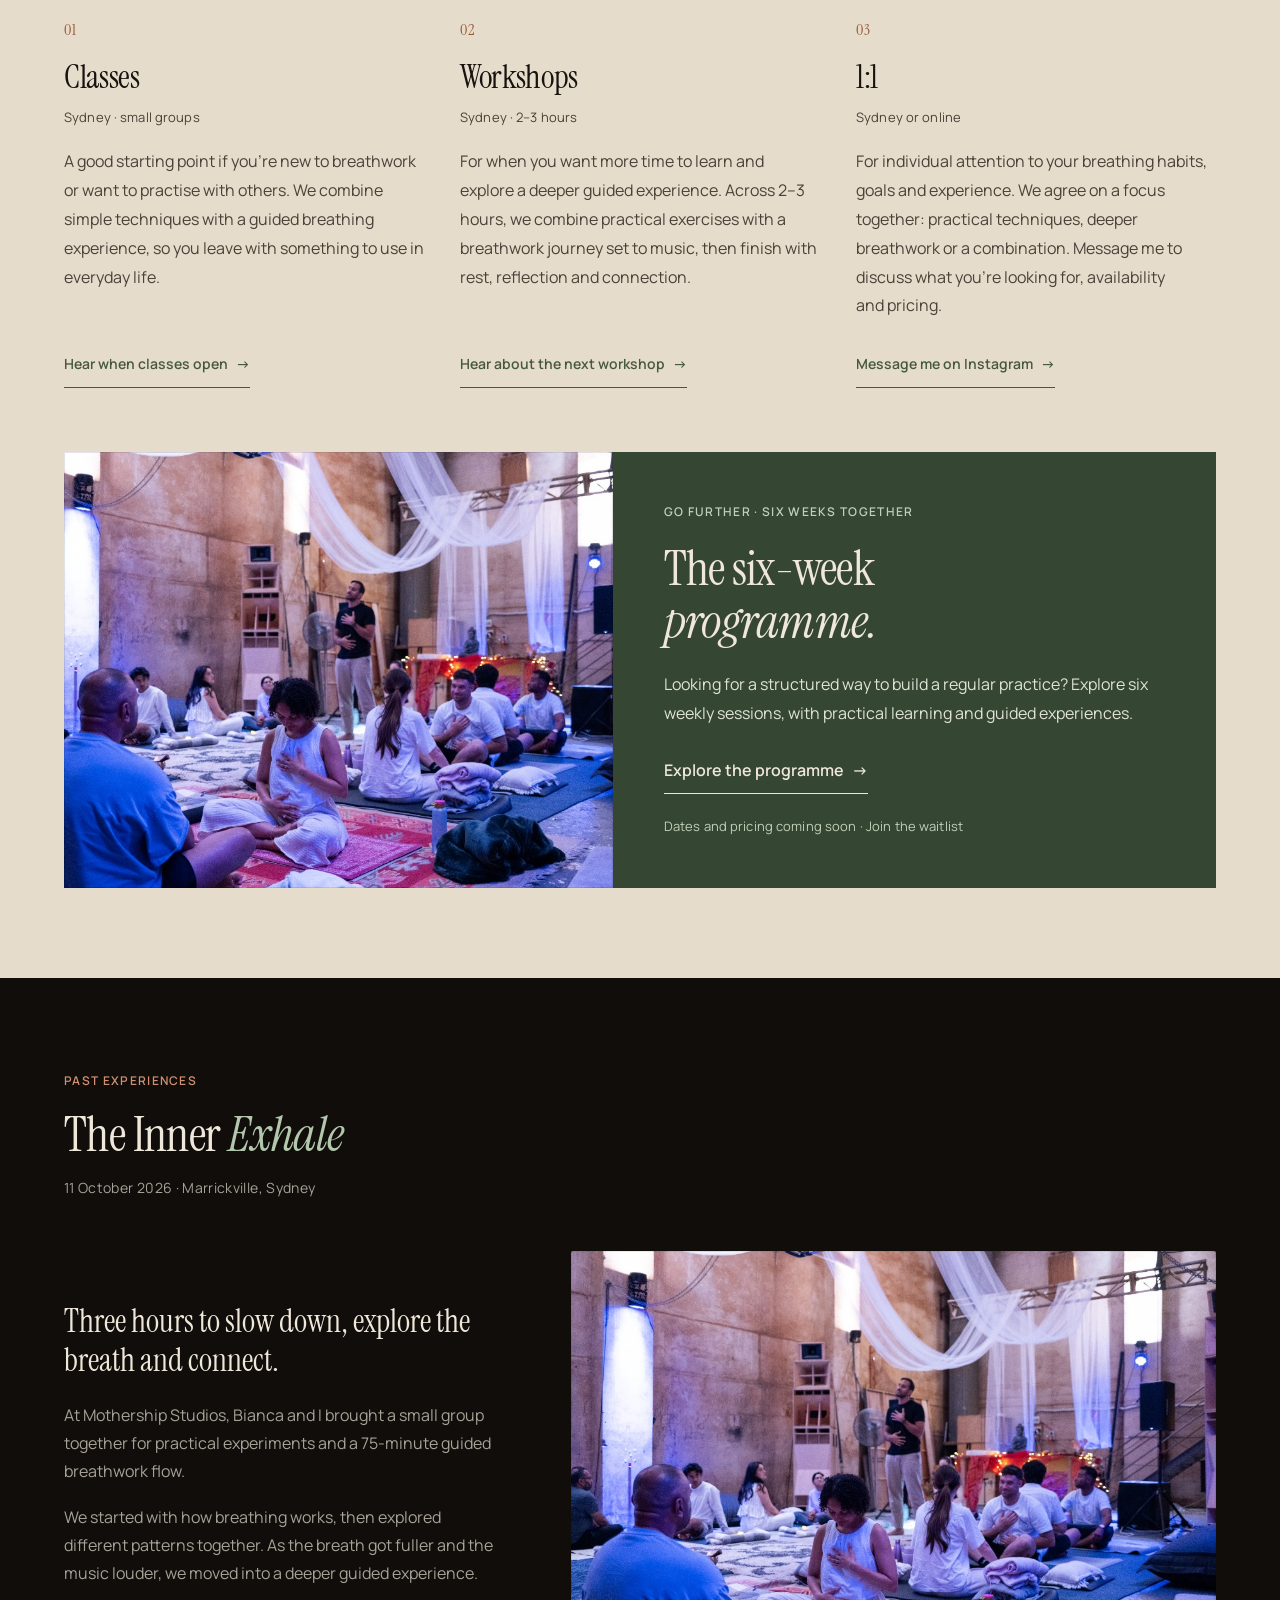
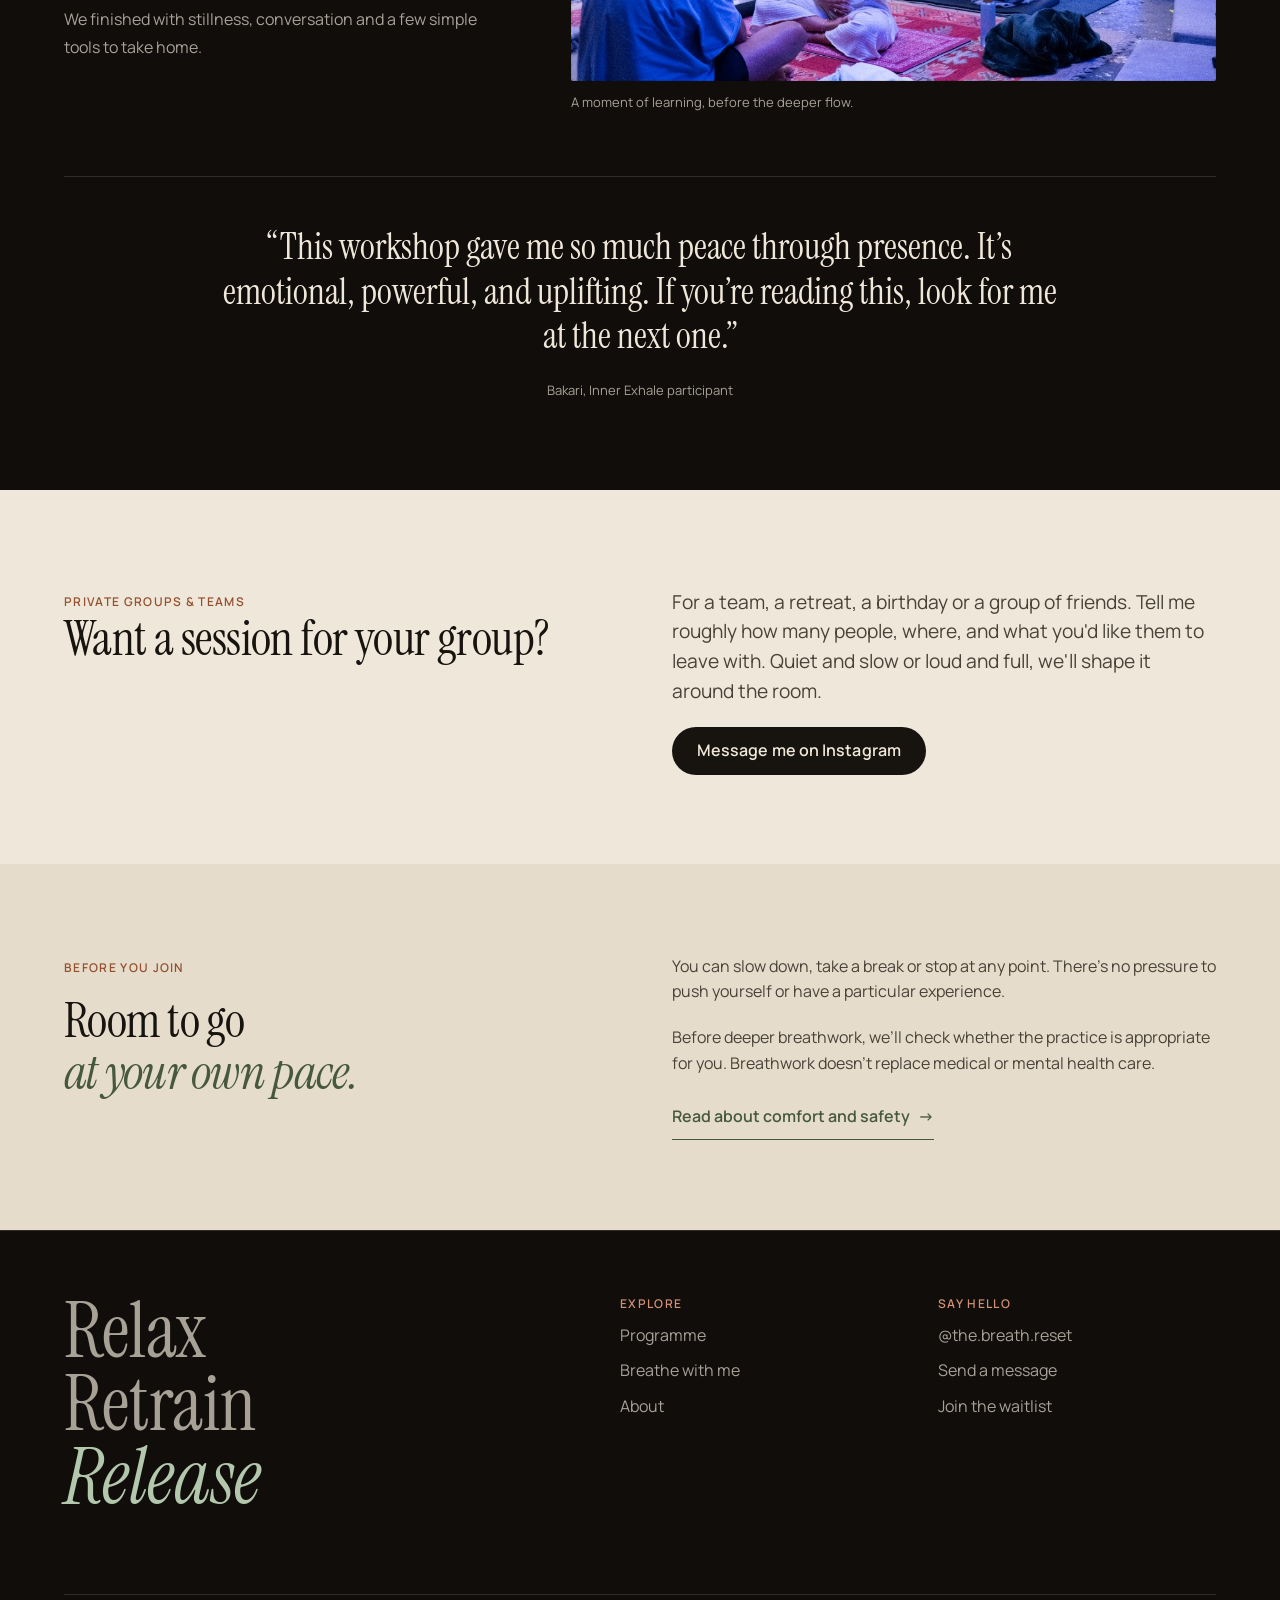
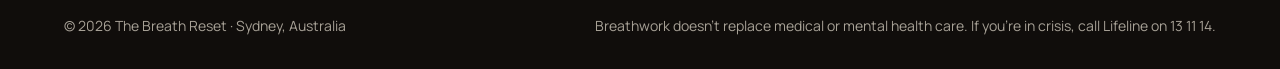
<file: breathe-with-me.html>
<!doctype html>
<html lang="en-AU">
  <head>
    <meta charset="utf-8">
    <script async src="https://www.googletagmanager.com/gtm.js?id=GTM-KVW8DDSL"></script>
    <script>
      window.dataLayer = window.dataLayer || [];
      function gtag(){dataLayer.push(arguments);}
      gtag('js', new Date());
    </script>

    <meta name="viewport" content="width=device-width, initial-scale=1, viewport-fit=cover">
    <title>Breathe with me | Classes, Workshops &amp; 1:1 | The Breath Reset</title>
    <meta name="description" content="Breathwork workshops and classes in Sydney, including The Inner Exhale in Marrickville. Upcoming dates go to the waitlist first.">
    <link rel="canonical" href="https://www.thebreathreset.com.au/breathe-with-me.html">
    <meta property="og:title" content="Breathe with me | The Breath Reset">
    <meta property="og:description" content="Breathwork workshops and classes in Sydney.">
    <meta property="og:image" content="https://www.thebreathreset.com.au/assets/events/inner-exhale/inner-exhale-room.jpg">
    <meta name="theme-color" content="#100d0b">
    <link rel="icon" href="assets/brand/favicon.png" type="image/png" sizes="64x64">
    <link rel="apple-touch-icon" href="assets/brand/apple-touch-icon.png">
    <link rel="preconnect" href="https://fonts.googleapis.com">
    <link rel="preconnect" href="https://fonts.gstatic.com" crossorigin>
    <link href="https://fonts.googleapis.com/css2?family=Instrument+Serif:ital@0;1&family=Manrope:wght@400;500;600&display=swap" rel="stylesheet">
    <link rel="stylesheet" href="styles.css">
    <script>document.documentElement.classList.add("js")</script>
  </head>
  <body class="refined sessions-route">
    <a class="skip-link" href="#main">Skip to content</a>

    <header class="site-header" data-header>
      <a class="brand" href="index.html" aria-label="The Breath Reset, home">
        <img src="assets/brand/logo.png" alt="" width="34" height="34">
        <span>The Breath Reset</span>
      </a>
      <button class="nav-toggle" type="button" aria-label="Open menu" aria-expanded="false" aria-controls="site-nav" data-nav-toggle><span></span><span></span></button>
      <nav class="site-nav" id="site-nav" aria-label="Main" data-nav>
        <a href="programme.html">Programme</a>
        <a href="breathe-with-me.html" aria-current="page">Breathe with me</a>
        <a href="about.html">About</a>
        <a class="nav-cta" href="programme.html#waitlist">Join the waitlist</a>
      </nav>
    </header>

    <main id="main">
      <section class="page-hero surface-night sessions-hero" aria-labelledby="page-title">
        <div class="wrap sessions-hero-grid">
          <div>
            <p class="label">Breathe with me</p>
            <h1 id="page-title">Breathe<br>with me.</h1>
            <p class="lede">Find a session that suits you, in Sydney or online.</p>
            <a class="arrow-link" href="#upcoming">See what’s coming up</a>
          </div>
          <figure>
            <img src="assets/events/inner-exhale/inner-exhale-room.jpg" alt="Participants resting on mats during a guided breathwork session at The Inner Exhale" width="1024" height="682" fetchpriority="high">
            <figcaption>The Inner Exhale · Marrickville, Sydney</figcaption>
          </figure>
        </div>
      </section>

      <section class="section surface-paper" id="upcoming" aria-labelledby="upcoming-title">
        <div class="wrap">
          <div class="section-head reveal">
            <p class="label">Upcoming</p>
            <h2 id="upcoming-title">What's next.</h2>
          </div>

          <article class="session-availability reveal" id="class-times" aria-labelledby="class-title">
            <div>
              <p class="label">Classes &amp; workshops · Coming soon</p>
              <h3 id="class-title">New sessions on the way</h3>
            </div>
            <div class="availability-detail">
              <p>Class and workshop dates, venues and pricing will be shared when confirmed. Join the list to hear when bookings open.</p>
            </div>
          </article>
          <div class="upcoming-empty reveal" id="waitlist">
            <div>
              <h3>Be the first to hear.</h3>
              <p class="mt-s">Hear about new classes, workshops and the six-week programme before they’re shared on Instagram.</p>
            </div>
            <form class="waitlist" action="#waitlist" method="POST" data-waitlist data-signup-source="events.html">
              <input type="hidden" name="list" value="Events and six-week programme">
              <input type="hidden" name="consent" value="yes">
              <input type="hidden" name="_subject" value="Waitlist: events">
              <label class="visually-hidden" for="wl-events">Email address</label>
              <div class="waitlist-row">
                <input id="wl-events" type="email" name="email" placeholder="Your email" autocomplete="email" required>
                <button class="button button-primary" type="submit">Tell me first</button>
              </div>
              <input class="hp" type="text" name="_gotcha" tabindex="-1" autocomplete="off" aria-hidden="true">
              <p class="waitlist-note">By joining, you agree to email updates about the programme and upcoming events. You can ask to be removed at any time.</p>
              <p class="waitlist-status" role="status" aria-live="polite"></p>
            </form>
          </div>
        </div>
      </section>

      <section class="section surface-paper-2 sessions-selection" id="breathe" aria-labelledby="breathe-title">
        <div class="wrap">
          <div class="section-head reveal">
            <p class="label">Sessions</p>
            <h2 id="breathe-title">Which session<br><em>is for you?</em></h2>
            <p class="lede muted">Start with a class, make time for a longer workshop or choose individual guidance.</p>
          </div>

          <ol class="formats">
            <li class="format reveal" id="classes">
              <span class="num">01</span>
              <div>
                <h3>Classes</h3>
                <span class="format-meta">Sydney · small groups</span>
              </div>
              <p>A good starting point if you’re new to breathwork or want to practise with others. We combine simple techniques with a guided breathing experience, so you leave with something to use in everyday life.</p>
              <a class="arrow-link format-action" href="#waitlist">Hear when classes open</a>
            </li>
            <li class="format reveal" id="workshops">
              <span class="num">02</span>
              <div>
                <h3>Workshops</h3>
                <span class="format-meta">Sydney · 2–3 hours</span>
              </div>
              <p>For when you want more time to learn and explore a deeper guided experience. Across 2–3 hours, we combine practical exercises with a breathwork journey set to music, then finish with rest, reflection and connection.</p>
              <a class="arrow-link format-action" href="#waitlist">Hear about the next workshop</a>
            </li>
            <li class="format reveal" id="one-to-one">
              <span class="num">03</span>
              <div>
                <h3>1:1</h3>
                <span class="format-meta">Sydney or online</span>
              </div>
              <p>For individual attention to your breathing habits, goals and experience. We agree on a focus together: practical techniques, deeper breathwork or a combination. Message me to discuss what you’re looking for, availability and pricing.</p>
              <a class="arrow-link format-action" href="https://ig.me/m/the.breath.reset" target="_blank" rel="noopener">Message me on Instagram</a>
            </li>
          </ol>
          <article class="session-programme reveal" aria-labelledby="session-programme-title">
            <div class="session-programme-photo">
              <img src="assets/events/inner-exhale/inner-exhale-circle.jpg" alt="A small group exploring breathing together at The Inner Exhale" width="1024" height="682" loading="lazy">
            </div>
            <div class="session-programme-copy">
              <p class="label">Go further · Six weeks together</p>
              <h3 id="session-programme-title">The six-week<br><em>programme.</em></h3>
              <p>Looking for a structured way to build a regular practice? Explore six weekly sessions, with practical learning and guided experiences.</p>
              <a class="arrow-link" href="programme.html">Explore the programme</a>
              <span class="format-meta">Dates and pricing coming soon · Join the waitlist</span>
            </div>
          </article>
        </div>
      </section>

      <section class="section surface-night past-experience" id="past" aria-labelledby="past-title">
        <div class="wrap">
          <header class="past-heading reveal">
            <p class="label">Past experiences</p>
            <h2 id="past-title">The Inner <em>Exhale</em></h2>
            <p class="past-date">11 October 2026 · Marrickville, Sydney</p>
          </header>
          <div class="past-story">
            <div class="past-copy reveal">
              <p class="past-intro">Three hours to slow down, explore the breath and connect.</p>
              <p>At Mothership Studios, Bianca and I brought a small group together for practical experiments and a 75-minute guided breathwork flow.</p>
              <p>We started with how breathing works, then explored different patterns together. As the breath got fuller and the music louder, we moved into a deeper guided experience.</p>
              <p>We finished with stillness, conversation and a few simple tools to take home.</p>
            </div>
            <figure class="past-photo reveal">
              <img src="assets/events/inner-exhale/inner-exhale-circle.jpg" alt="Participants following Suraj’s breathing demonstration at The Inner Exhale" width="1024" height="682" loading="lazy" decoding="async">
              <figcaption>A moment of learning, before the deeper flow.</figcaption>
            </figure>
          </div>
          <div class="past-reflection reveal">
            <blockquote class="past-quote">
                <p>“This workshop gave me so much peace through presence. It’s emotional, powerful, and uplifting. If you’re reading this, look for me at the next one.”</p>
                <cite>Bakari, Inner Exhale participant</cite>
              </blockquote>
          </div>
        </div>
      </section>

      <section class="section surface-paper" id="private" aria-labelledby="private-title">
        <div class="wrap upcoming-empty plain">
          <div class="reveal">
            <p class="label">Private groups &amp; teams</p>
            <h2 id="private-title">Want a session for your group?</h2>
          </div>
          <div class="stack reveal">
            <p class="lede muted">For a team, a retreat, a birthday or a group of friends. Tell me roughly how many people, where, and what you'd like them to leave with. Quiet and slow or loud and full, we'll shape it around the room.</p>
            <p><a class="button button-primary" href="https://ig.me/m/the.breath.reset" target="_blank" rel="noopener">Message me on Instagram</a></p>
          </div>
        </div>
      </section>
      <section class="section surface-paper-2 session-reassurance" id="safety" aria-labelledby="safety-title">
        <div class="wrap">
          <div class="reveal">
            <p class="label">Before you join</p>
            <h2 id="safety-title">Room to go<br><em>at your own pace.</em></h2>
          </div>
          <div class="reassurance-copy reveal">
            <p>You can slow down, take a break or stop at any point. There’s no pressure to push yourself or have a particular experience.</p>
            <p>Before deeper breathwork, we’ll check whether the practice is appropriate for you. Breathwork doesn’t replace medical or mental health care.</p>
            <a class="arrow-link" href="programme.html#safety">Read about comfort and safety</a>
          </div>
        </div>
      </section>
    </main>

    <footer class="site-footer">
      <div class="wrap">
        <div class="footer-grid">
          <p class="footer-word" aria-label="Relax, Retrain, Release"><span>Relax</span><span>Retrain</span><span>Release</span></p>
          <nav class="footer-col" aria-label="Footer">
<p class="label">Explore</p>
<a href="programme.html">Programme</a>
<a href="breathe-with-me.html">Breathe with me</a>
<a href="about.html">About</a>
</nav>
          <div class="footer-col">
            <p class="label">Say hello</p>
            <a href="https://www.instagram.com/the.breath.reset/" target="_blank" rel="noopener">@the.breath.reset</a>
            <a href="https://ig.me/m/the.breath.reset" target="_blank" rel="noopener">Send a message</a>
            <a href="index.html#waitlist">Join the waitlist</a>
          </div>
        </div>
        <div class="footer-base">
          <span>© 2026 The Breath Reset · Sydney, Australia</span>
          <p>Breathwork doesn't replace medical or mental health care. If you're in crisis, call Lifeline on 13 11 14.</p>
        </div>
      </div>
    </footer>

    <a class="sticky-cta" href="programme.html#waitlist" data-sticky-cta>Join the six-week waitlist</a>

    <script src="signup-config.js"></script>
    <script src="script.js"></script>
  </body>
</html>
</file>
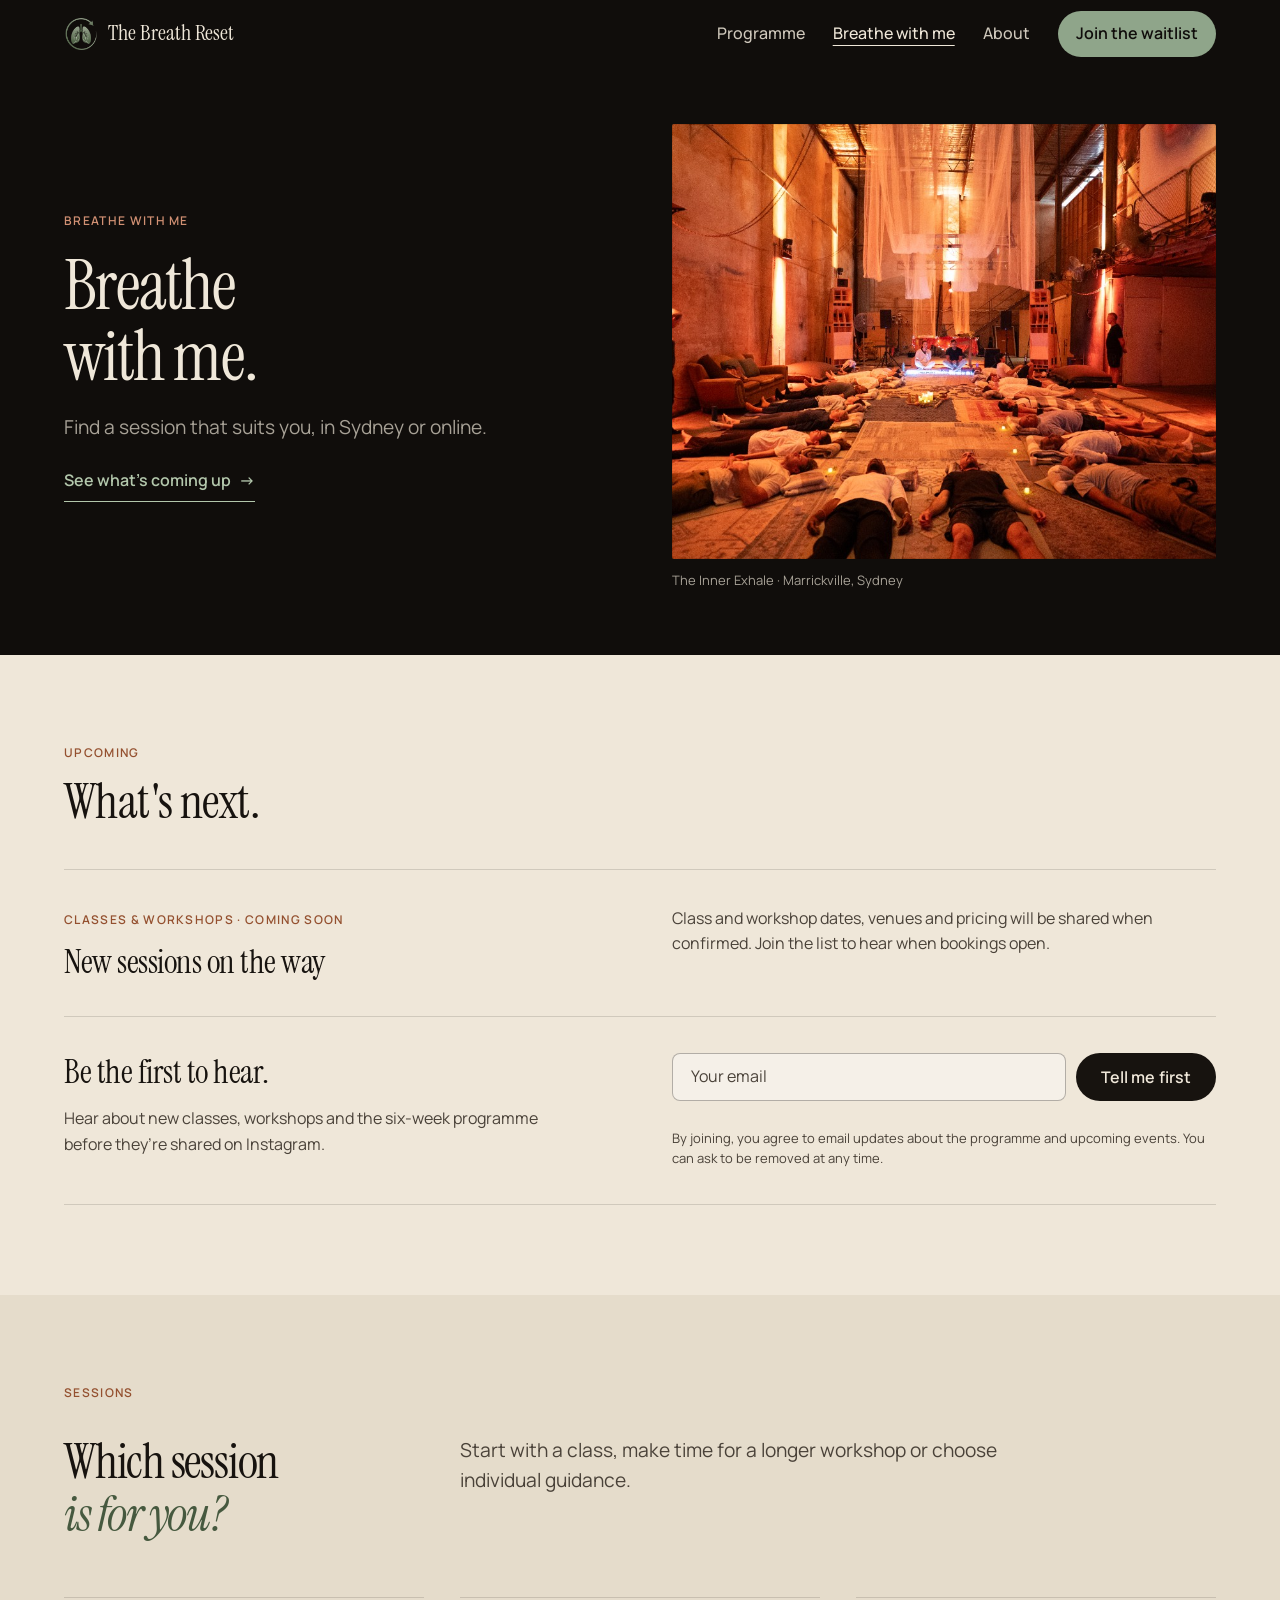
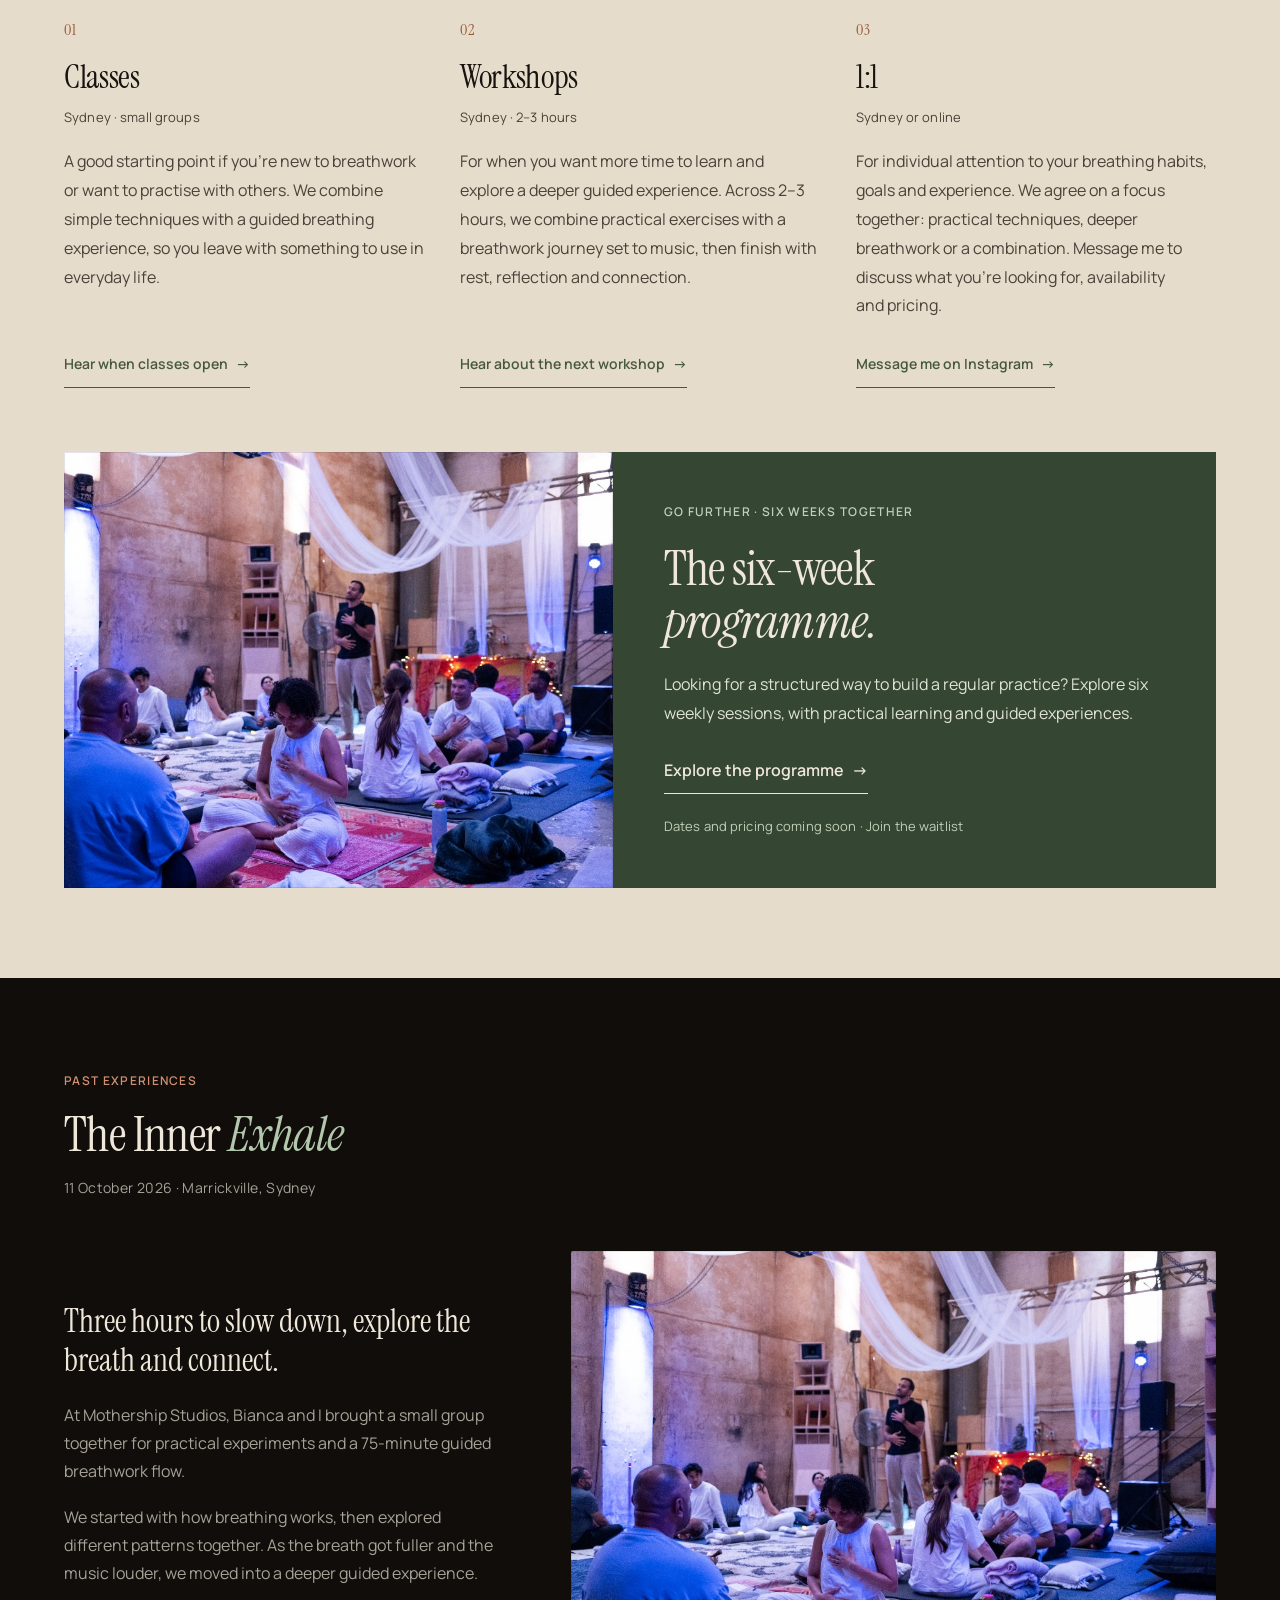
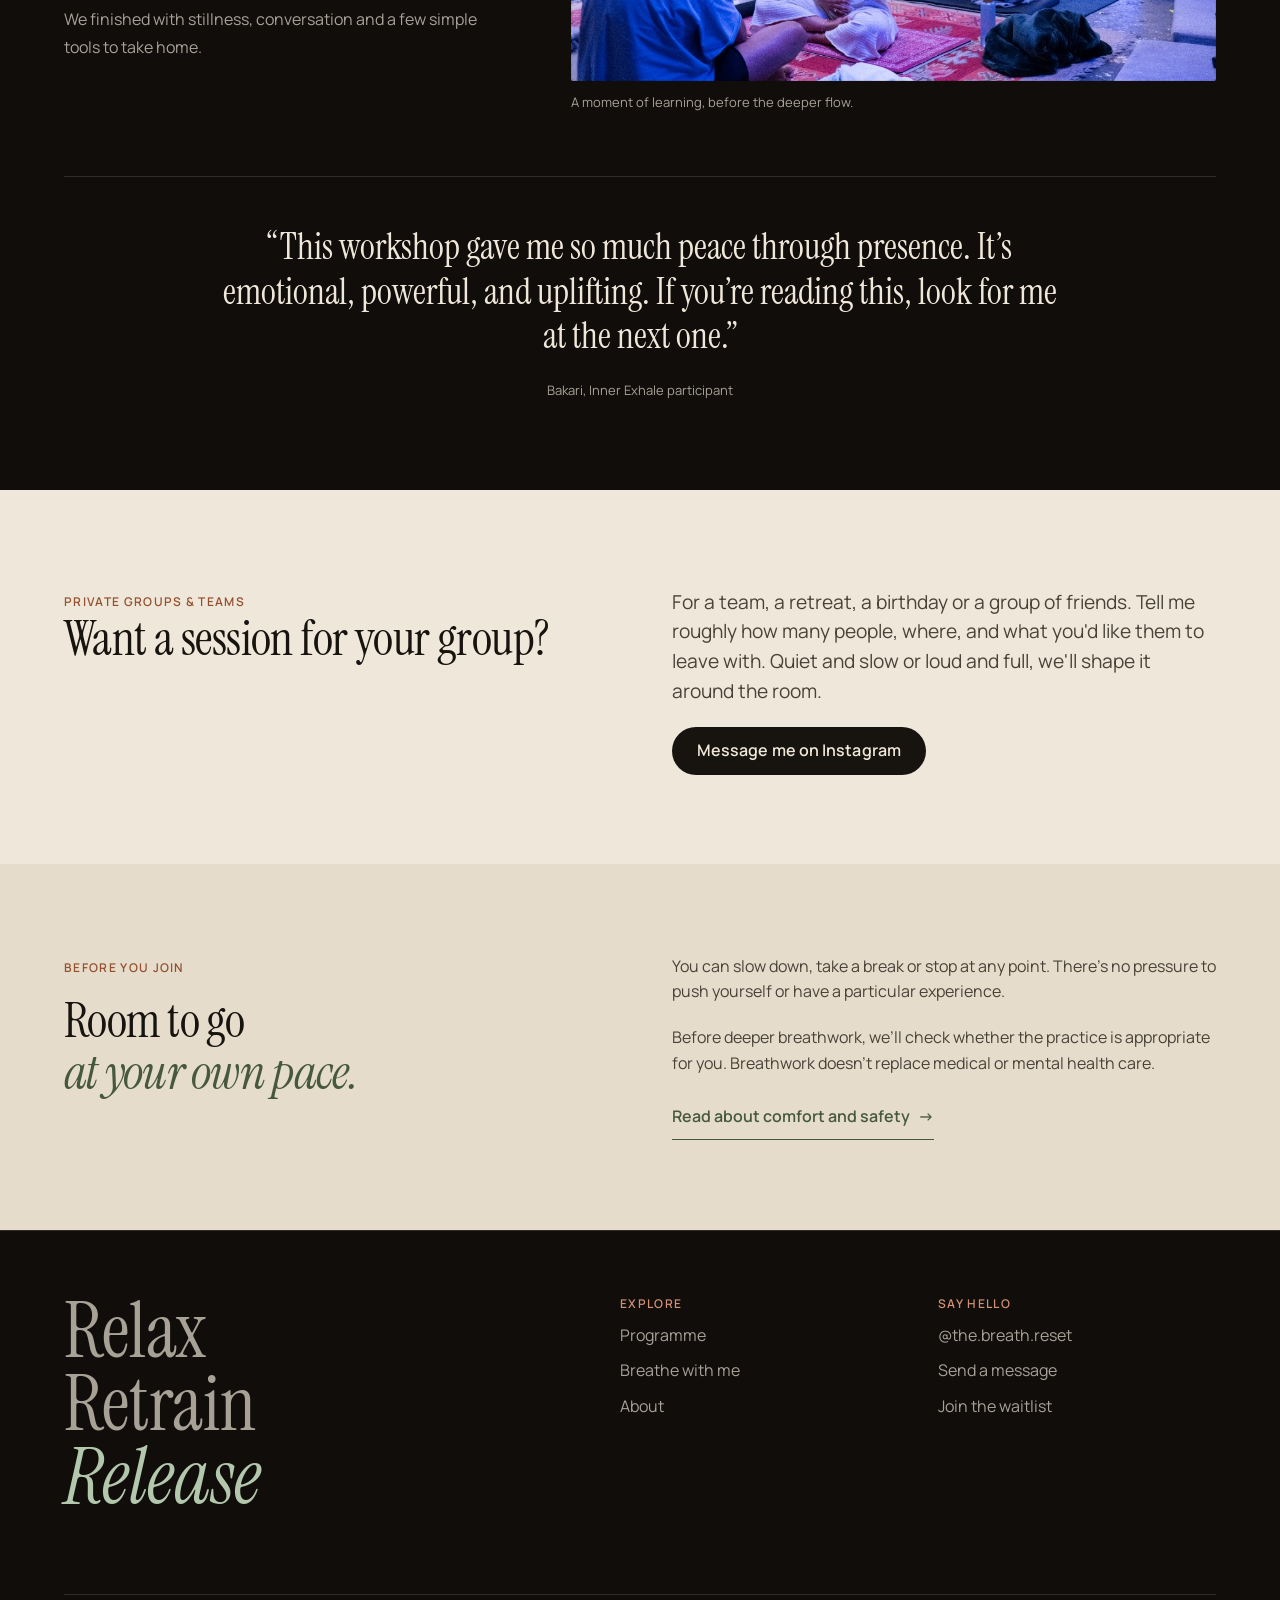
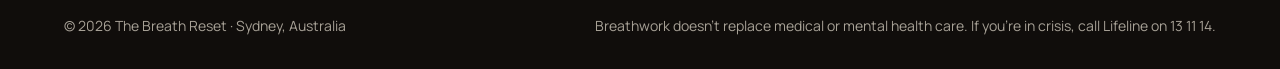
<file: events.html>
<!doctype html>
<html lang="en-AU">
  <head>
    <meta charset="utf-8">
    <meta name="viewport" content="width=device-width, initial-scale=1">
    <title>Breathe with me | The Breath Reset</title>
    <link rel="canonical" href="https://www.thebreathreset.com.au/breathe-with-me.html">
    <script>window.location.replace("breathe-with-me.html" + window.location.search + window.location.hash);</script>
    <noscript><meta http-equiv="refresh" content="0;url=breathe-with-me.html"></noscript>
  </head>
  <body><p>This page has moved to <a href="breathe-with-me.html">Breathe with me</a>.</p></body>
</html>
</file>
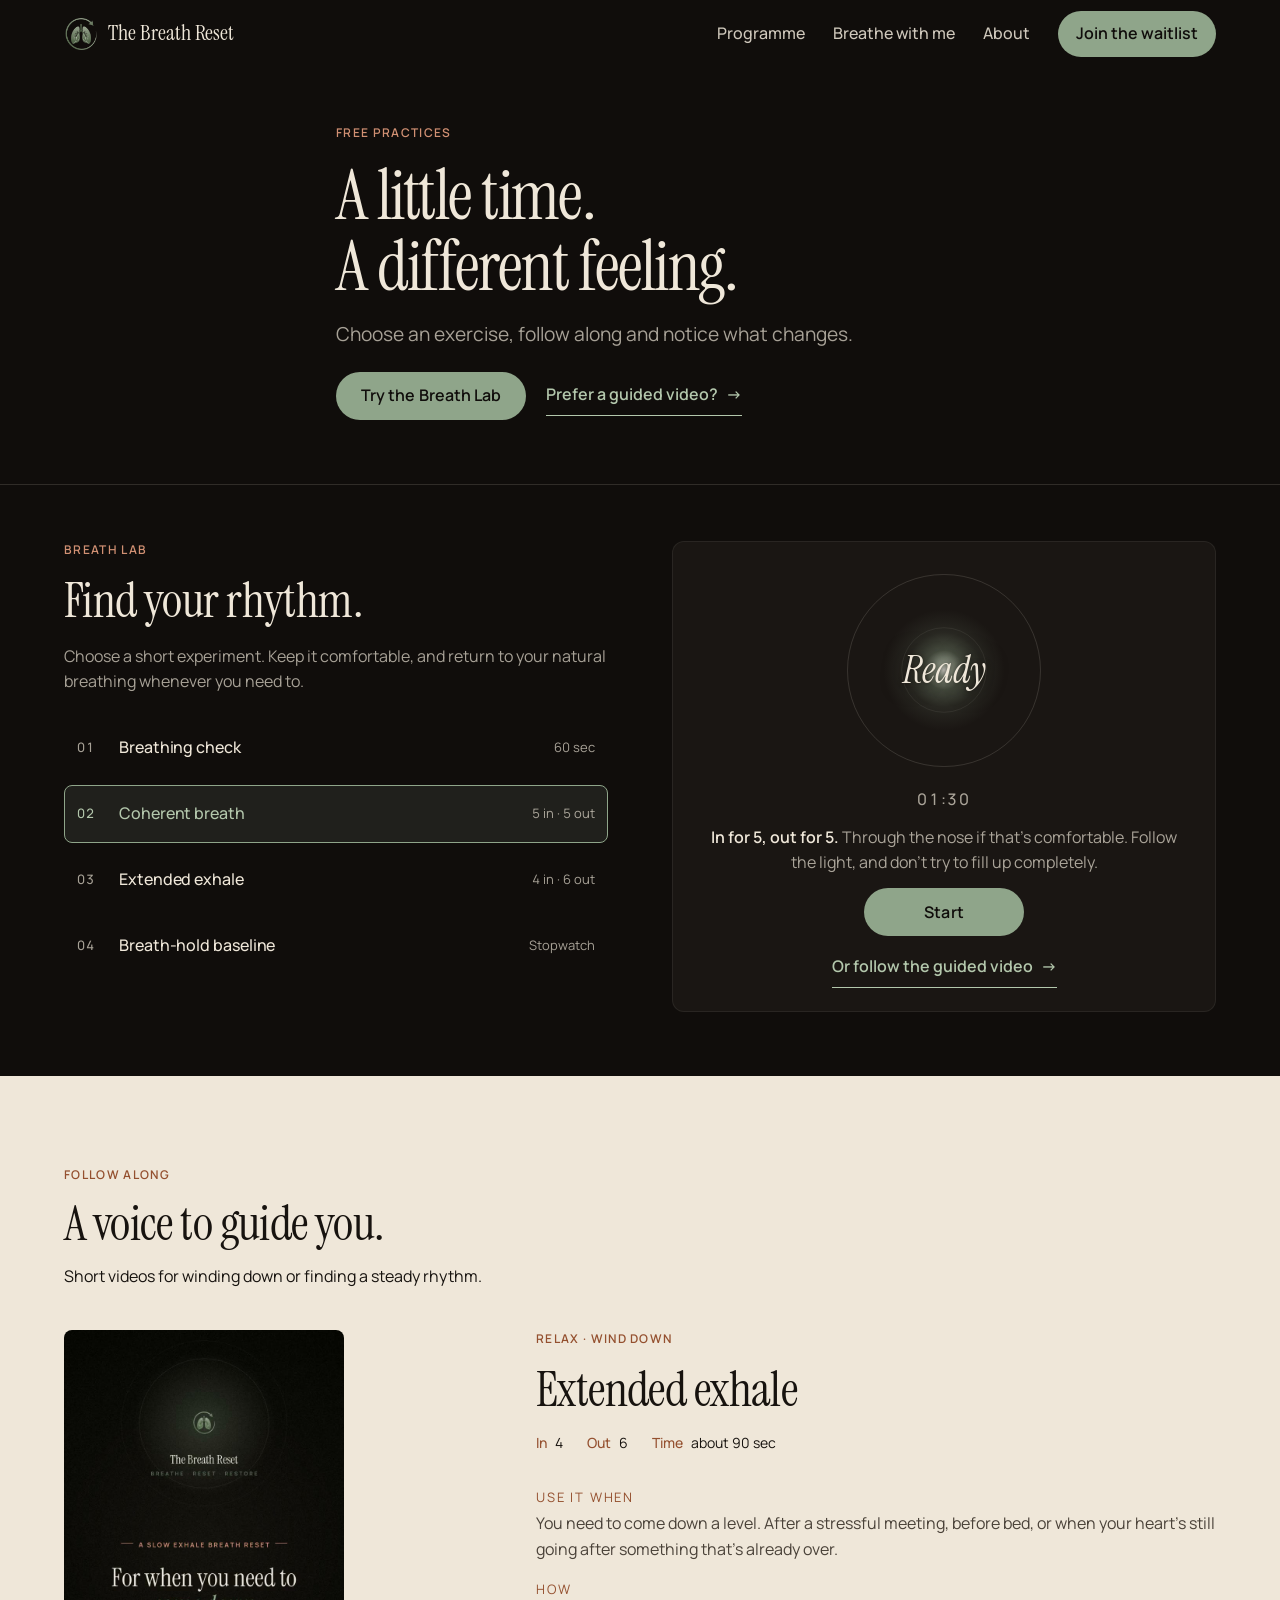
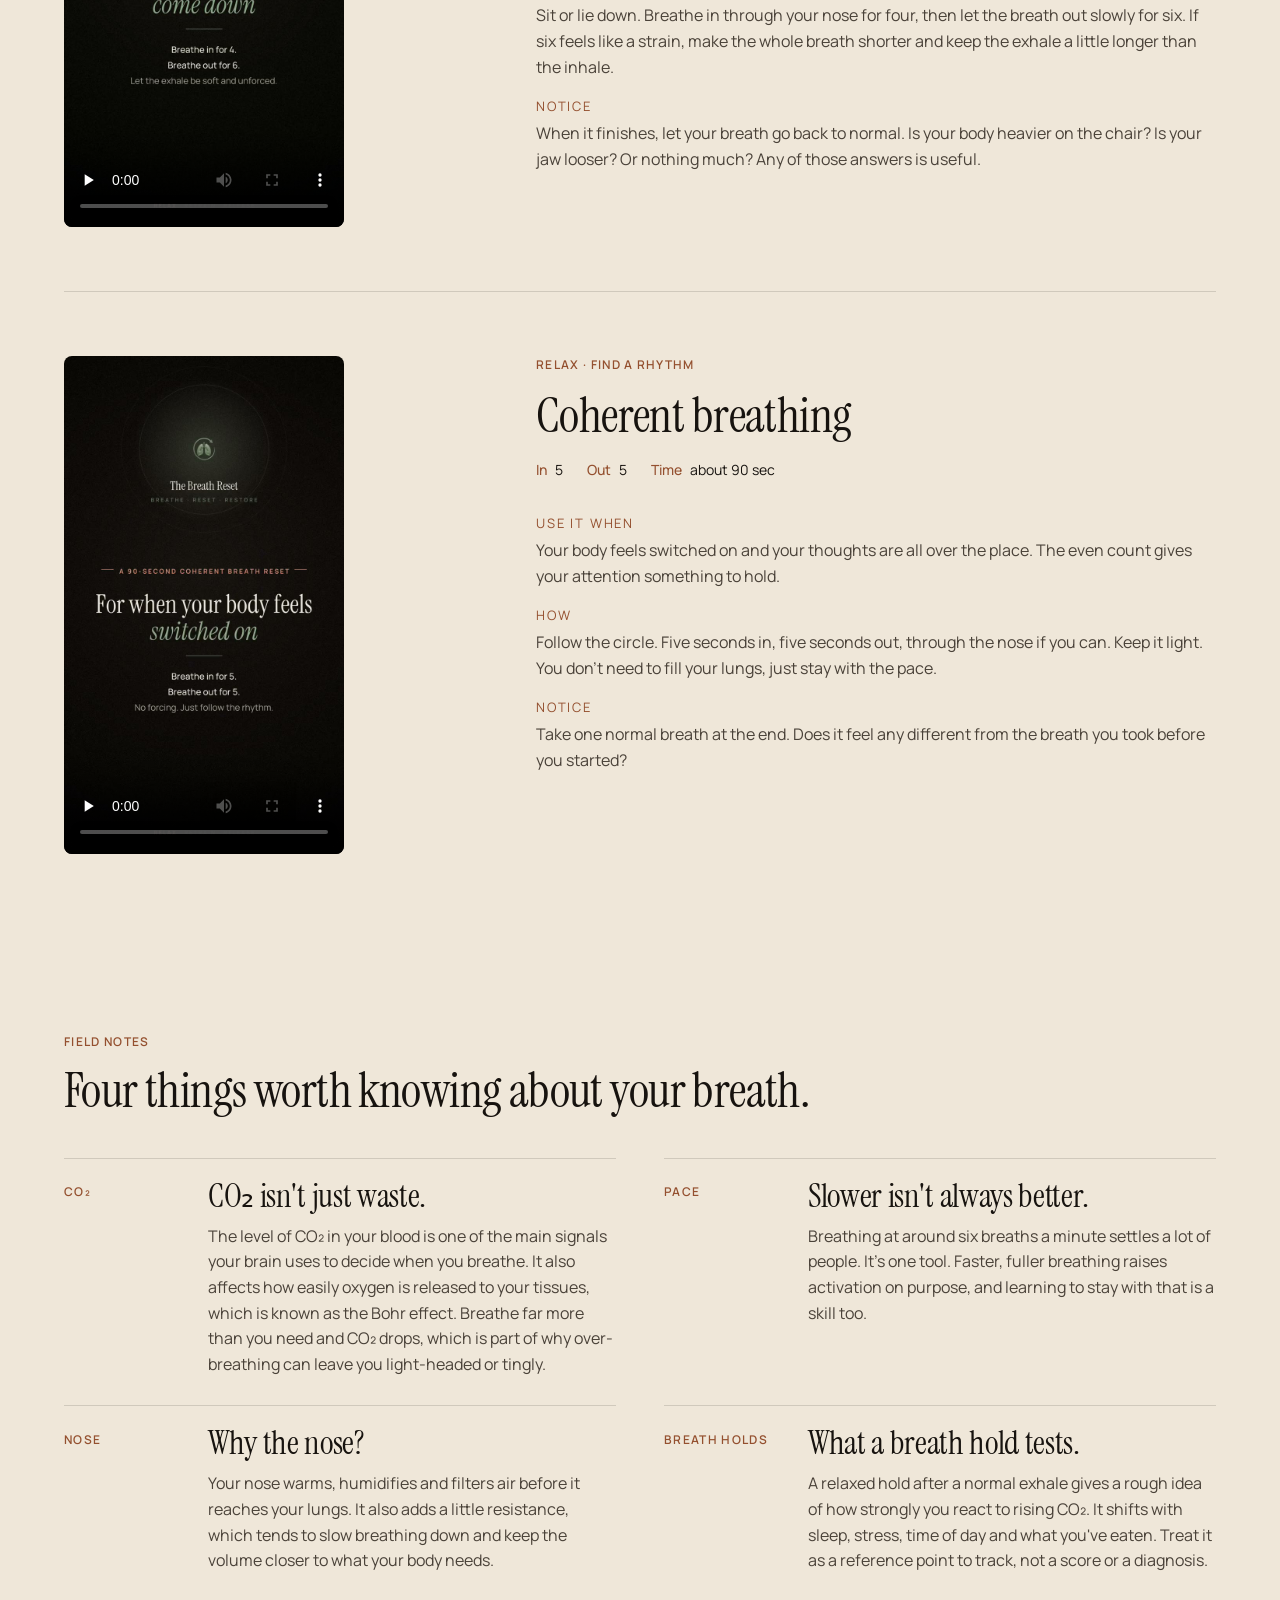
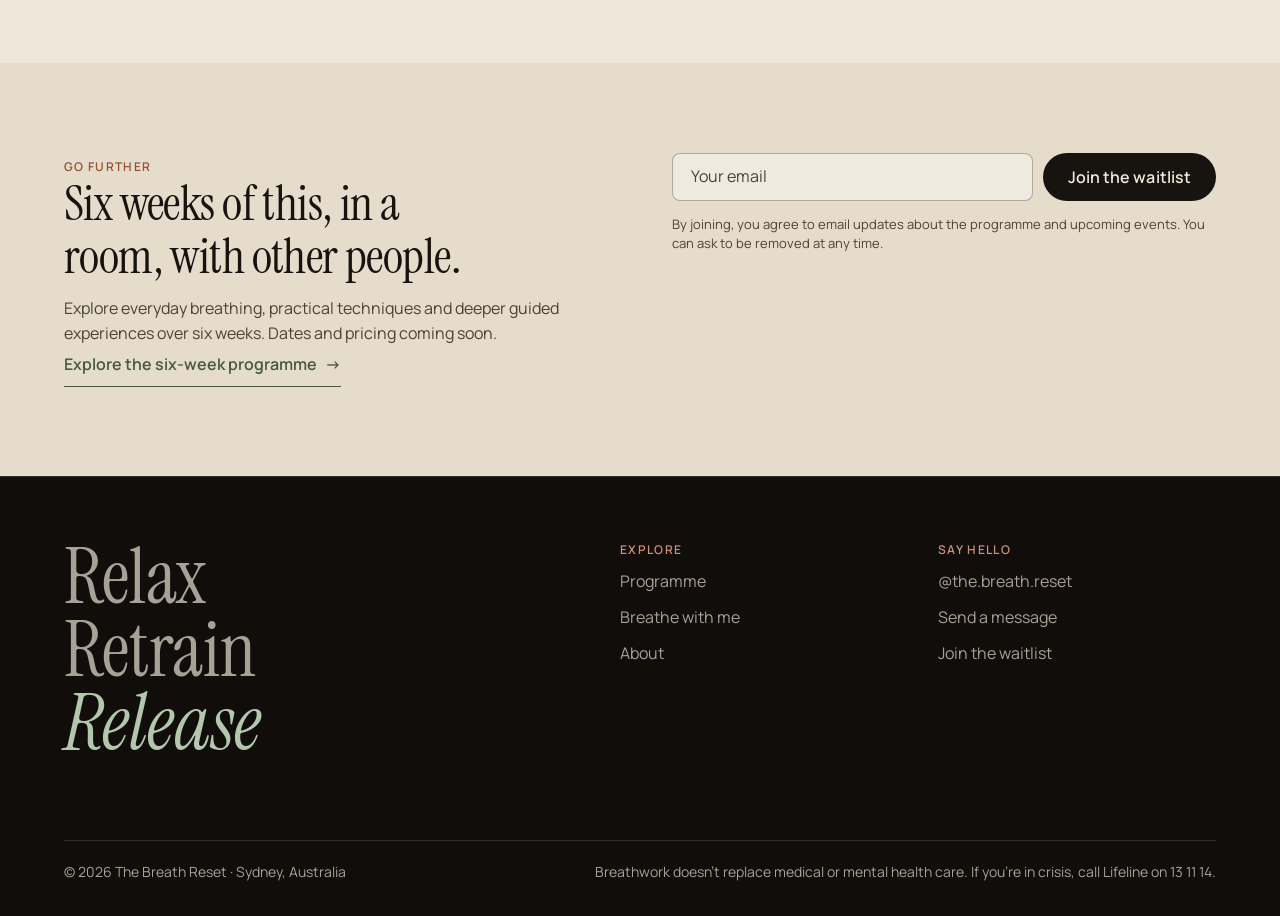
<file: practice.html>
<!doctype html>
<html lang="en-AU">
  <head>
    <meta charset="utf-8">
    <script async src="https://www.googletagmanager.com/gtm.js?id=GTM-KVW8DDSL"></script>
    <script>
      window.dataLayer = window.dataLayer || [];
      function gtag(){dataLayer.push(arguments);}
      gtag('js', new Date());
    </script>
    <meta name="viewport" content="width=device-width, initial-scale=1, viewport-fit=cover">
    <title>Free Breathing Exercises | Practice | The Breath Reset</title>
    <meta name="description" content="Free guided breathing exercises for stress, winding down and finding a rhythm: extended exhale and coherent breathing, with notes on why they work.">
    <link rel="canonical" href="https://www.thebreathreset.com.au/practice.html">
    <meta property="og:title" content="Practice | The Breath Reset">
    <meta property="og:description" content="Free guided breath practices, sorted by what you need.">
    <meta property="og:image" content="https://www.thebreathreset.com.au/assets/social/instagram/practices/coherent/poster-web.jpg">
    <meta name="theme-color" content="#100d0b">
    <link rel="icon" href="assets/brand/favicon.png" type="image/png" sizes="64x64">
    <link rel="apple-touch-icon" href="assets/brand/apple-touch-icon.png">
    <link rel="preconnect" href="https://fonts.googleapis.com">
    <link rel="preconnect" href="https://fonts.gstatic.com" crossorigin>
    <link href="https://fonts.googleapis.com/css2?family=Instrument+Serif:ital@0;1&family=Manrope:wght@400;500;600&display=swap" rel="stylesheet">
    <link rel="stylesheet" href="styles.css">
    <script>document.documentElement.classList.add("js")</script>
  </head>
  <body class="refined practice-route">
    <a class="skip-link" href="#main">Skip to content</a>

    <header class="site-header" data-header>
      <a class="brand" href="index.html" aria-label="The Breath Reset, home">
        <img src="assets/brand/logo.png" alt="" width="34" height="34">
        <span>The Breath Reset</span>
      </a>
      <button class="nav-toggle" type="button" aria-label="Open menu" aria-expanded="false" aria-controls="site-nav" data-nav-toggle><span></span><span></span></button>
      <nav class="site-nav" id="site-nav" aria-label="Main" data-nav>
        <a href="programme.html">Programme</a>
        <a href="breathe-with-me.html">Breathe with me</a>
        <a href="about.html">About</a>
        <a class="nav-cta" href="programme.html#waitlist">Join the waitlist</a>
      </nav>
    </header>

    <main id="main">
      <section class="page-hero surface-night practice-hero" aria-labelledby="page-title">
        <div class="wrap">
          <p class="label">Free practices</p>
          <h1 id="page-title">A little time.<br>A different feeling.</h1>
          <p class="lede">Choose an exercise, follow along and notice what changes.</p>
          <div class="practice-hero-actions">
            <a class="button button-primary" href="#lab">Try the Breath Lab</a>
            <a class="arrow-link" href="#guided">Prefer a guided video?</a>
          </div>
        </div>
      </section>

      <section class="section surface-night" id="lab" aria-labelledby="lab-title">
        <div class="wrap lab">
          <div class="lab-head reveal">
            <p class="label">Breath Lab</p>
            <h2 id="lab-title">Find your rhythm.</h2>
            <p>Choose a short experiment. Keep it comfortable, and return to your natural breathing whenever you need to.</p>


            <div class="lab-modes" role="group" aria-label="Choose an experiment">
              <button id="lab-check" class="lab-mode" type="button" data-lab-mode="check" aria-pressed="false">
                <span class="num">01</span><strong>Breathing check</strong><small>60 sec</small>
              </button>
              <button class="lab-mode" type="button" data-lab-mode="coherent" aria-pressed="true">
                <span class="num">02</span><strong>Coherent breath</strong><small>5 in · 5 out</small>
              </button>
              <button class="lab-mode" type="button" data-lab-mode="exhale" aria-pressed="false">
                <span class="num">03</span><strong>Extended exhale</strong><small>4 in · 6 out</small>
              </button>
              <button class="lab-mode" type="button" data-lab-mode="hold" aria-pressed="false">
                <span class="num">04</span><strong>Breath-hold baseline</strong><small>Stopwatch</small>
              </button>
            </div>
          </div>

          <!-- VIDEO SLOTS: once filmed, add guided videos for the breathing check and
               breath-hold baseline to practice.html and set data-video on the matching
               mode in script.js (LAB_MODES[mode].video). -->
          <div class="lab-panel reveal" data-lab aria-live="off">
            <div class="lab-stage" aria-hidden="true">
              <span class="ring"></span>
              <div class="orb" data-lab-orb></div>
              <span class="lab-cue" data-lab-cue>Ready</span>
            </div>
            <p class="lab-readout" data-lab-readout>01:30</p>
            <p class="lab-text" data-lab-text aria-live="polite"></p>
            <button class="button button-primary" type="button" data-lab-start>Start</button>
            <p class="lab-caveat" data-lab-caveat hidden></p>
            <p class="lab-more" data-lab-more hidden></p>
          </div>
        </div>
      </section>

      <section class="section surface-paper" id="guided" aria-labelledby="guided-title">
        <div class="wrap">

          <div class="section-head"><p class="label">Follow along</p><h2 id="guided-title">A voice to guide you.</h2><p>Short videos for winding down or finding a steady rhythm.</p></div>
          <article class="practice" id="extended-exhale" aria-labelledby="ee-title">
            <div class="reel reveal">
              <video controls playsinline preload="none" poster="assets/social/instagram/practices/extended-exhale/poster-web.jpg" aria-label="Extended exhale guided practice">
                <source src="assets/social/instagram/practices/extended-exhale/reel-web.mp4" type="video/mp4">
                <a href="assets/social/instagram/practices/extended-exhale/reel-web.mp4">Download the practice</a>
              </video>
            </div>
            <div class="practice-copy reveal">
              <p class="label">Relax · Wind down</p>
              <h2 id="ee-title">Extended exhale</h2>
              <p class="practice-pattern"><span><b>In</b> 4</span><span><b>Out</b> 6</span><span><b>Time</b> about 90 sec</span></p>
              <dl>
                <div>
                  <dt>Use it when</dt>
                  <dd>You need to come down a level. After a stressful meeting, before bed, or when your heart's still going after something that's already over.</dd>
                </div>
                <div>
                  <dt>How</dt>
                  <dd>Sit or lie down. Breathe in through your nose for four, then let the breath out slowly for six. If six feels like a strain, make the whole breath shorter and keep the exhale a little longer than the inhale.</dd>
                </div>
                <div>
                  <dt>Notice</dt>
                  <dd>When it finishes, let your breath go back to normal. Is your body heavier on the chair? Is your jaw looser? Or nothing much? Any of those answers is useful.</dd>
                </div>
              </dl>
            </div>
          </article>

          <article class="practice" id="coherent" aria-labelledby="co-title">
            <div class="reel reveal">
              <video controls playsinline preload="none" poster="assets/social/instagram/practices/coherent/poster-web.jpg" aria-label="Coherent breathing guided practice">
                <source src="assets/social/instagram/practices/coherent/reel-web.mp4" type="video/mp4">
                <a href="assets/social/instagram/practices/coherent/reel-web.mp4">Download the practice</a>
              </video>
            </div>
            <div class="practice-copy reveal">
              <p class="label">Relax · Find a rhythm</p>
              <h2 id="co-title">Coherent breathing</h2>
              <p class="practice-pattern"><span><b>In</b> 5</span><span><b>Out</b> 5</span><span><b>Time</b> about 90 sec</span></p>
              <dl>
                <div>
                  <dt>Use it when</dt>
                  <dd>Your body feels switched on and your thoughts are all over the place. The even count gives your attention something to hold.</dd>
                </div>
                <div>
                  <dt>How</dt>
                  <dd>Follow the circle. Five seconds in, five seconds out, through the nose if you can. Keep it light. You don't need to fill your lungs, just stay with the pace.</dd>
                </div>
                <div>
                  <dt>Notice</dt>
                  <dd>Take one normal breath at the end. Does it feel any different from the breath you took before you started?</dd>
                </div>
              </dl>
            </div>
          </article>

        </div>
      </section>




      <!-- Field notes -->
      <section class="section surface-paper" aria-labelledby="notes-title">
        <div class="wrap">
          <div class="section-head reveal">
            <p class="label">Field notes</p>
            <h2 id="notes-title">Four things worth knowing about your breath.</h2>
          </div>
          <div class="notes">
            <article class="note reveal">
              <p class="label">CO₂</p>
              <h3>CO₂ isn't just waste.</h3>
              <p>The level of CO₂ in your blood is one of the main signals your brain uses to decide when you breathe. It also affects how easily oxygen is released to your tissues, which is known as the Bohr effect. Breathe far more than you need and CO₂ drops, which is part of why over-breathing can leave you light-headed or tingly.</p>
            </article>
            <article class="note reveal">
              <p class="label">Pace</p>
              <h3>Slower isn't always better.</h3>
              <p>Breathing at around six breaths a minute settles a lot of people. It's one tool. Faster, fuller breathing raises activation on purpose, and learning to stay with that is a skill too.</p>
            </article>
            <article class="note reveal">
              <p class="label">Nose</p>
              <h3>Why the nose?</h3>
              <p>Your nose warms, humidifies and filters air before it reaches your lungs. It also adds a little resistance, which tends to slow breathing down and keep the volume closer to what your body needs.</p>
            </article>
            <article class="note reveal">
              <p class="label">Breath holds</p>
              <h3>What a breath hold tests.</h3>
              <p>A relaxed hold after a normal exhale gives a rough idea of how strongly you react to rising CO₂. It shifts with sleep, stress, time of day and what you've eaten. Treat it as a reference point to track, not a score or a diagnosis.</p>
            </article>
          </div>
        </div>
      </section>

<section class="section surface-paper-2" aria-labelledby="wl-title">
        <div class="wrap">
          <div class="week-includes plain reveal" id="waitlist">
            <div>
              <p class="label">Go further</p>
              <h2 id="wl-title" class="h-sm">Six weeks of this, in a room, with other people.</h2>
              <p class="muted mt-s">Explore everyday breathing, practical techniques and deeper guided experiences over six weeks. Dates and pricing coming soon.</p><p><a class="arrow-link" href="programme.html">Explore the six-week programme</a></p>
            </div>
            <form class="waitlist" action="#waitlist" method="POST" data-waitlist>
              <input type="hidden" name="list" value="Six-week programme">
              <input type="hidden" name="consent" value="yes">
              <input type="hidden" name="_subject" value="Waitlist: six-week programme">
              <label class="visually-hidden" for="wl-practice">Email address</label>
              <div class="waitlist-row">
                <input id="wl-practice" type="email" name="email" placeholder="Your email" autocomplete="email" required>
                <button class="button button-primary" type="submit">Join the waitlist</button>
              </div>
              <input class="hp" type="text" name="_gotcha" tabindex="-1" autocomplete="off" aria-hidden="true">
              <p class="waitlist-note">By joining, you agree to email updates about the programme and upcoming events. You can ask to be removed at any time.</p>
              <p class="waitlist-status" role="status" aria-live="polite"></p>
            </form>
          </div>
        </div>
      </section>
    </main>

    <footer class="site-footer">
      <div class="wrap">
        <div class="footer-grid">
          <p class="footer-word" aria-label="Relax, Retrain, Release"><span>Relax</span><span>Retrain</span><span>Release</span></p>
          <nav class="footer-col" aria-label="Footer">
<p class="label">Explore</p>
<a href="programme.html">Programme</a>
<a href="breathe-with-me.html">Breathe with me</a>
<a href="about.html">About</a>
</nav>
          <div class="footer-col">
            <p class="label">Say hello</p>
            <a href="https://www.instagram.com/the.breath.reset/" target="_blank" rel="noopener">@the.breath.reset</a>
            <a href="https://ig.me/m/the.breath.reset" target="_blank" rel="noopener">Send a message</a>
            <a href="index.html#waitlist">Join the waitlist</a>
          </div>
        </div>
        <div class="footer-base">
          <span>© 2026 The Breath Reset · Sydney, Australia</span>
          <p>Breathwork doesn't replace medical or mental health care. If you're in crisis, call Lifeline on 13 11 14.</p>
        </div>
      </div>
    </footer>

    <a class="sticky-cta" href="programme.html#waitlist" data-sticky-cta>Join the six-week waitlist</a>

    <script src="signup-config.js"></script>
    <script src="script.js"></script>
  </body>
</html>
</file>
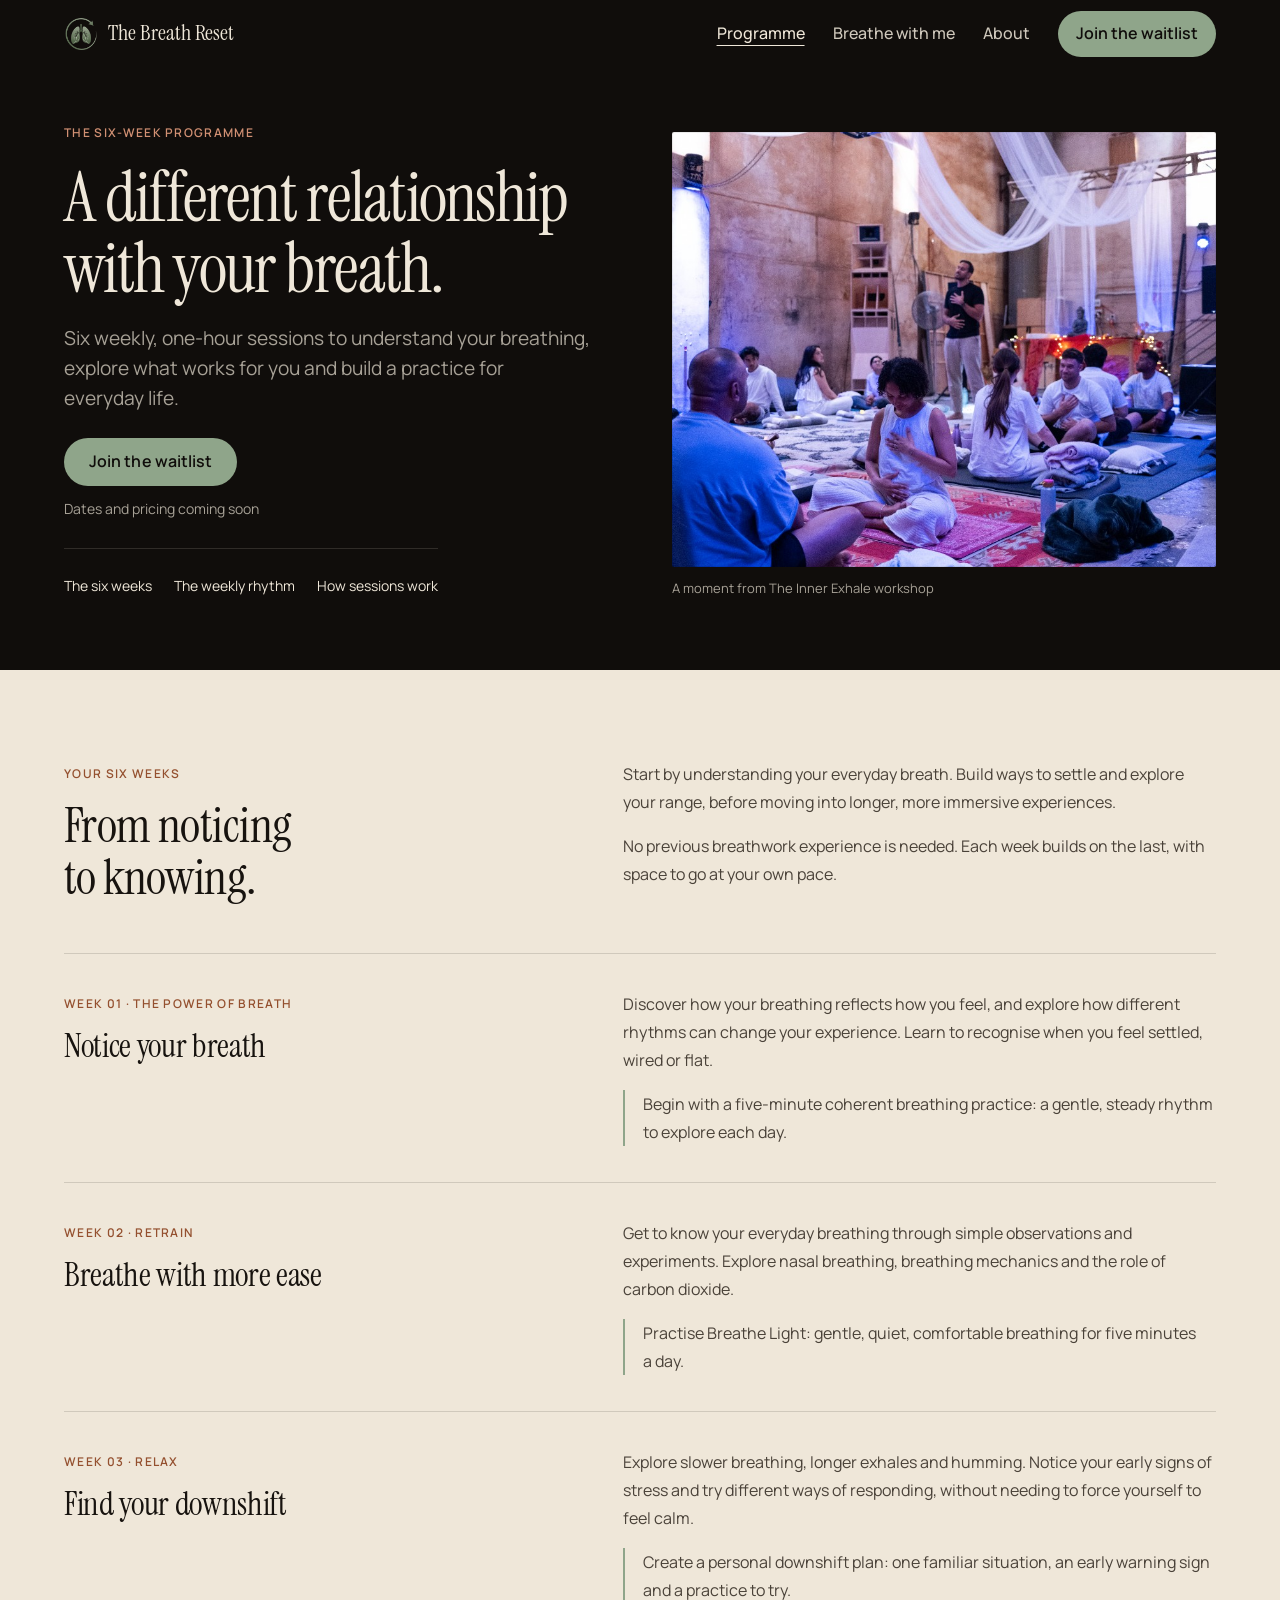
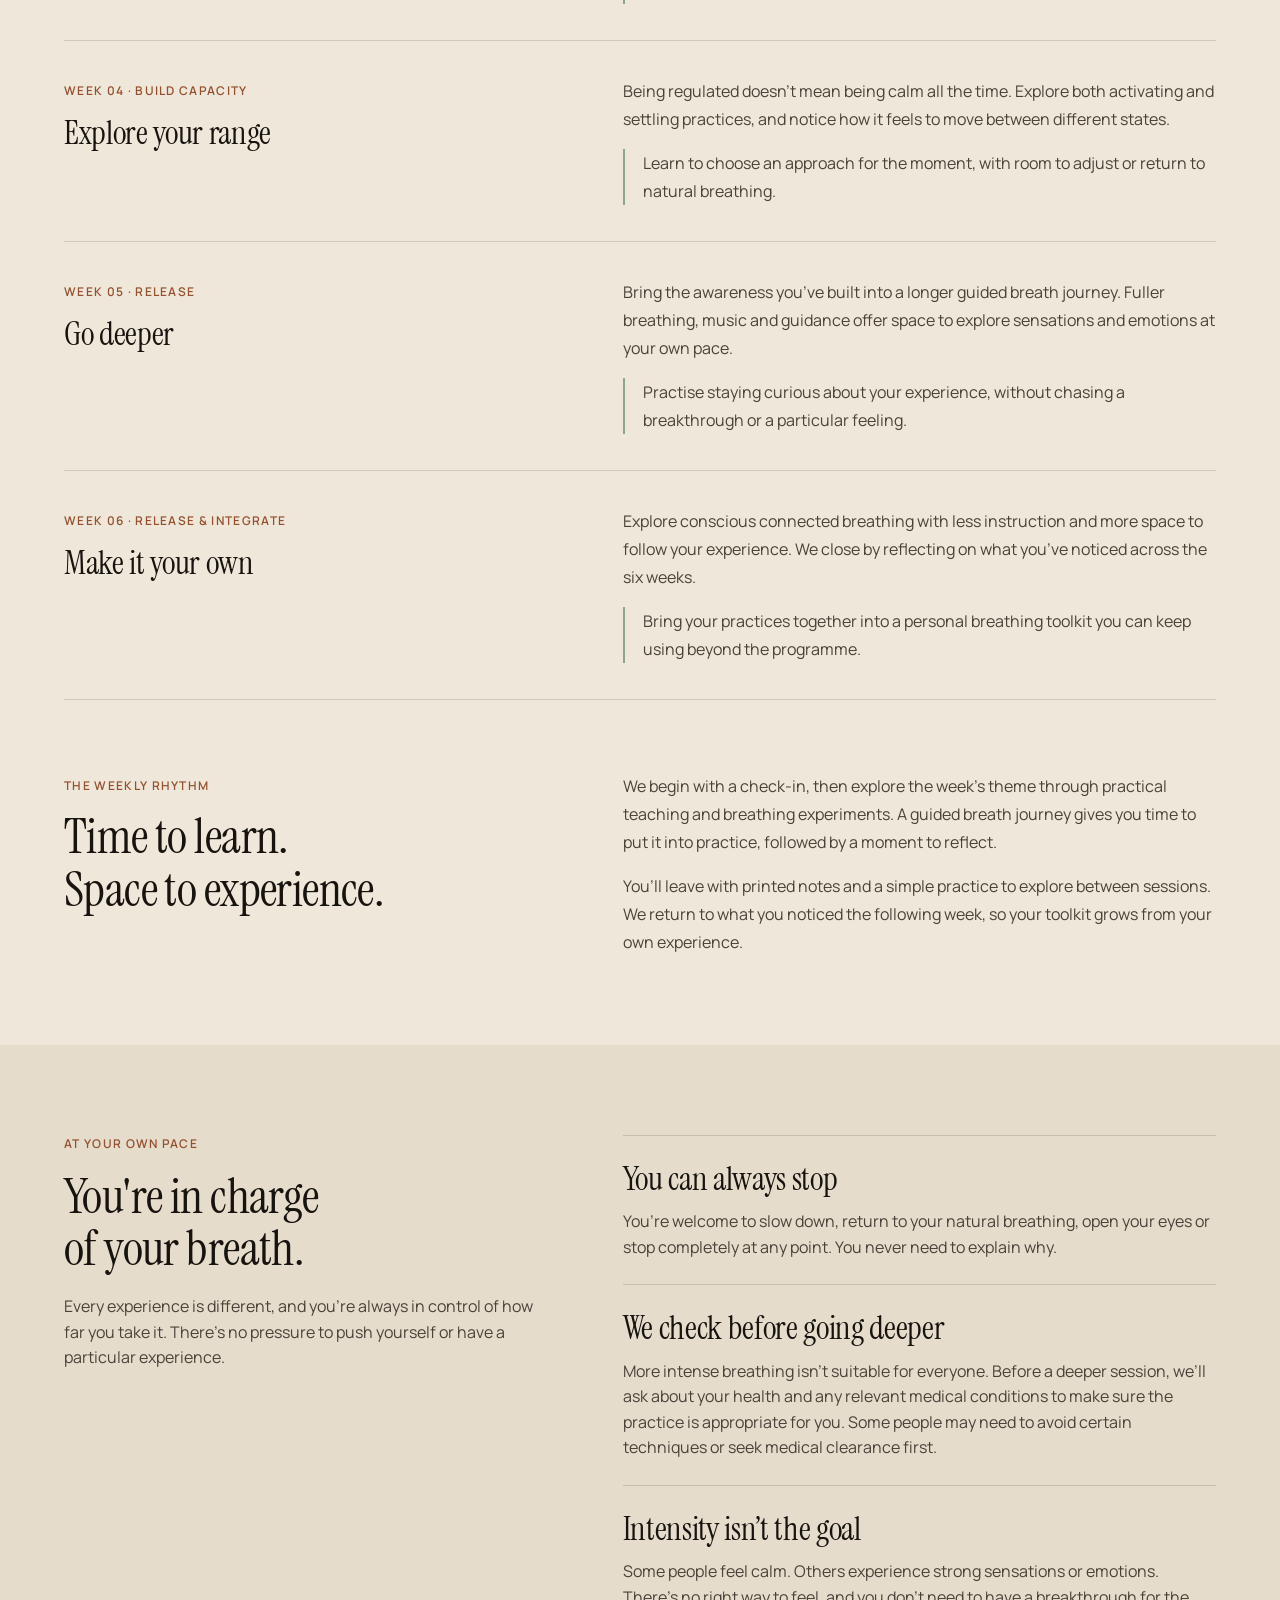
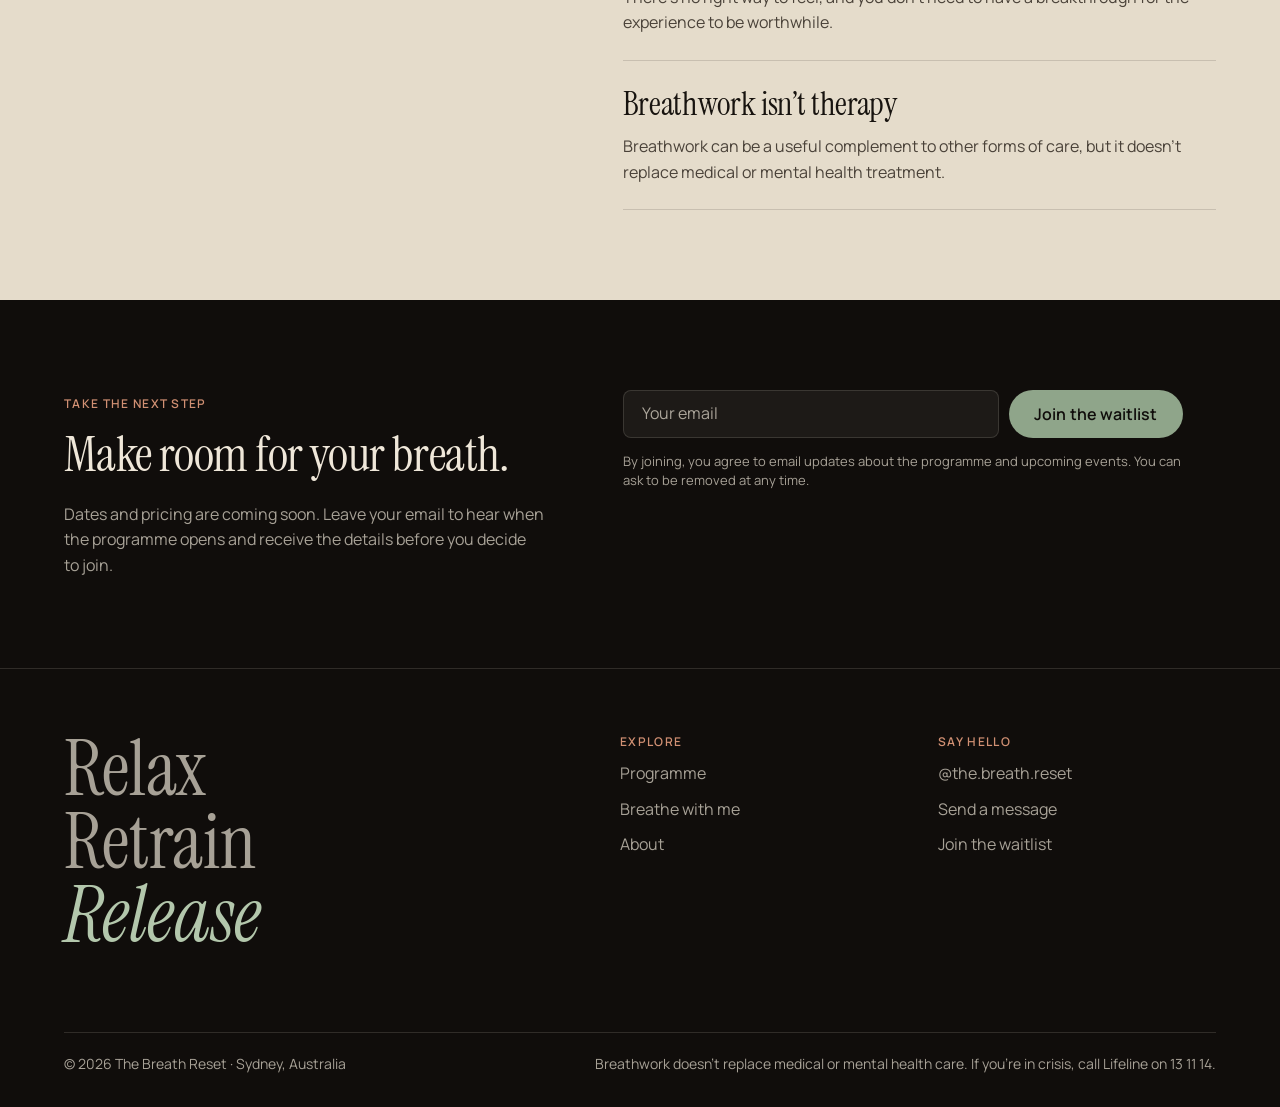
<file: programme.html>
<!doctype html>
<html lang="en-AU">
  <head>
    <meta charset="utf-8">
    <script async src="https://www.googletagmanager.com/gtm.js?id=GTM-KVW8DDSL"></script>
    <script>
      window.dataLayer = window.dataLayer || [];
      function gtag(){dataLayer.push(arguments);}
      gtag('js', new Date());
    </script>
    <meta name="viewport" content="width=device-width, initial-scale=1, viewport-fit=cover">
    <title>Six-week Breathwork Programme | The Breath Reset</title>
    <meta name="description" content="Explore six weeks of practical breathing education, experiments and guided breathwork. Dates and pricing coming soon.">
    <link rel="canonical" href="https://www.thebreathreset.com.au/programme.html">
    <meta property="og:title" content="Six-week Programme | The Breath Reset">
    <meta property="og:description" content="Explore six weeks of practical breathing education, experiments and guided breathwork. Dates and pricing coming soon.">
    <meta property="og:image" content="https://www.thebreathreset.com.au/assets/photos/hero-suraj-facilitating.jpg">
    <meta property="og:type" content="website">
    <meta name="theme-color" content="#100d0b">
    <link rel="icon" href="assets/brand/favicon.png" type="image/png" sizes="64x64">
    <link rel="apple-touch-icon" href="assets/brand/apple-touch-icon.png">
    <link rel="preconnect" href="https://fonts.googleapis.com">
    <link rel="preconnect" href="https://fonts.gstatic.com" crossorigin>
    <link href="https://fonts.googleapis.com/css2?family=Instrument+Serif:ital@0;1&family=Manrope:wght@400;500;600&display=swap" rel="stylesheet">
    <link rel="stylesheet" href="styles.css">
    <script>document.documentElement.classList.add("js")</script>
  </head>
  <body class="refined programme-route">
    <a class="skip-link" href="#main">Skip to content</a>

    <header class="site-header" data-header>
      <a class="brand" href="index.html" aria-label="The Breath Reset, home">
        <img src="assets/brand/logo.png" alt="" width="34" height="34">
        <span>The Breath Reset</span>
      </a>
      <button class="nav-toggle" type="button" aria-label="Open menu" aria-expanded="false" aria-controls="site-nav" data-nav-toggle><span></span><span></span></button>
      <nav class="site-nav" id="site-nav" aria-label="Main" data-nav>
        <a href="programme.html" aria-current="page">Programme</a>
        <a href="breathe-with-me.html">Breathe with me</a>
        <a href="about.html">About</a>
        <a class="nav-cta" href="programme.html#waitlist">Join the waitlist</a>
      </nav>
    </header>

    <main id="main">
      <section class="section programme-page surface-night" id="programme" aria-labelledby="programme-title">
        <div class="wrap">
          <div class="programme-head">
            <div class="programme-intro">
              <p class="label">The six-week programme</p>
              <h1 id="programme-title">A different relationship with your breath.</h1>
              <p class="lede">Six weekly, one-hour sessions to understand your breathing, explore what works for you and build a practice for everyday life.</p>
              <div class="programme-cta">
                <a class="button button-primary" href="#waitlist">Join the waitlist</a>
                <p class="programme-status">Dates and pricing coming soon</p>
              </div>
              <nav class="programme-jumps" aria-label="Programme details">
                <a href="#journey-title">The six weeks</a>
                <a href="#included">The weekly rhythm</a>
                <a href="#safety">How sessions work</a>
              </nav>
            </div>
            <figure class="programme-photo">
              <img src="assets/events/inner-exhale/inner-exhale-circle.jpg" alt="Suraj guiding participants through a breathing exercise in a seated circle" width="1024" height="682" fetchpriority="high">
              <figcaption>A moment from The Inner Exhale workshop</figcaption>
            </figure>
          </div>
        </div>
      </section>
      <section class="section surface-paper-2 curriculum" aria-labelledby="journey-title"><div class="wrap">

          <div class="curriculum-intro">
            <div><p class="label">Your six weeks</p><h2 id="journey-title">From noticing<br>to knowing.</h2></div>
            <div><p>Start by understanding your everyday breath. Build ways to settle and explore your range, before moving into longer, more immersive experiences.</p><p>No previous breathwork experience is needed. Each week builds on the last, with space to go at your own pace.</p></div>
          </div>
          <ol class="weeks" aria-label="Six-week curriculum">
            <li class="phase">
              <div class="week-heading"><p class="label">Week 01 · The power of breath</p><h3>Notice your breath</h3></div>
              <div class="week-detail"><p>Discover how your breathing reflects how you feel, and explore how different rhythms can change your experience. Learn to recognise when you feel settled, wired or flat.</p><p class="week-practice">Begin with a five-minute coherent breathing practice: a gentle, steady rhythm to explore each day.</p></div>
            </li>
            <li class="phase">
              <div class="week-heading"><p class="label">Week 02 · Retrain</p><h3>Breathe with more ease</h3></div>
              <div class="week-detail"><p>Get to know your everyday breathing through simple observations and experiments. Explore nasal breathing, breathing mechanics and the role of carbon dioxide.</p><p class="week-practice">Practise Breathe Light: gentle, quiet, comfortable breathing for five minutes a day.</p></div>
            </li>
            <li class="phase">
              <div class="week-heading"><p class="label">Week 03 · Relax</p><h3>Find your downshift</h3></div>
              <div class="week-detail"><p>Explore slower breathing, longer exhales and humming. Notice your early signs of stress and try different ways of responding, without needing to force yourself to feel calm.</p><p class="week-practice">Create a personal downshift plan: one familiar situation, an early warning sign and a practice to try.</p></div>
            </li>
            <li class="phase">
              <div class="week-heading"><p class="label">Week 04 · Build capacity</p><h3>Explore your range</h3></div>
              <div class="week-detail"><p>Being regulated doesn’t mean being calm all the time. Explore both activating and settling practices, and notice how it feels to move between different states.</p><p class="week-practice">Learn to choose an approach for the moment, with room to adjust or return to natural breathing.</p></div>
            </li>
            <li class="phase">
              <div class="week-heading"><p class="label">Week 05 · Release</p><h3>Go deeper</h3></div>
              <div class="week-detail"><p>Bring the awareness you’ve built into a longer guided breath journey. Fuller breathing, music and guidance offer space to explore sensations and emotions at your own pace.</p><p class="week-practice">Practise staying curious about your experience, without chasing a breakthrough or a particular feeling.</p></div>
            </li>
            <li class="phase">
              <div class="week-heading"><p class="label">Week 06 · Release &amp; integrate</p><h3>Make it your own</h3></div>
              <div class="week-detail"><p>Explore conscious connected breathing with less instruction and more space to follow your experience. We close by reflecting on what you’ve noticed across the six weeks.</p><p class="week-practice">Bring your practices together into a personal breathing toolkit you can keep using beyond the programme.</p></div>
            </li>
          </ol>
          <div class="programme-rhythm" id="included">
            <div><p class="label">The weekly rhythm</p><h2>Time to learn.<br>Space to experience.</h2></div>
            <div class="programme-copy"><p>We begin with a check-in, then explore the week’s theme through practical teaching and breathing experiments. A guided breath journey gives you time to put it into practice, followed by a moment to reflect.</p><p>You’ll leave with printed notes and a simple practice to explore between sessions. We return to what you noticed the following week, so your toolkit grows from your own experience.</p></div>
          </div>

        </div>
      </section>
      <section class="section surface-paper" id="safety" aria-labelledby="safety-title">
        <div class="wrap safety">
          <div class="safety-head reveal">
            <p class="label">At your own pace</p>
            <h2 id="safety-title">You're in charge of your breath.</h2>
            <p>Every experience is different, and you’re always in control of how far you take it. There’s no pressure to push yourself or have a particular experience.</p>
          </div>
          <div class="safety-points reveal">
            <div>
              <h3>You can always stop</h3>
              <p>You’re welcome to slow down, return to your natural breathing, open your eyes or stop completely at any point. You never need to explain why.</p>
            </div>
            <div>
              <h3>We check before going deeper</h3>
              <p>More intense breathing isn’t suitable for everyone. Before a deeper session, we’ll ask about your health and any relevant medical conditions to make sure the practice is appropriate for you. Some people may need to avoid certain techniques or seek medical clearance first.</p>
            </div>
            <div>
              <h3>Intensity isn’t the goal</h3>
              <p>Some people feel calm. Others experience strong sensations or emotions. There’s no right way to feel, and you don’t need to have a breakthrough for the experience to be worthwhile.</p>
            </div>
            <div>
              <h3>Breathwork isn’t therapy</h3>
              <p>Breathwork can be a useful complement to other forms of care, but it doesn’t replace medical or mental health treatment.</p>
            </div>
          </div>
        </div>
      </section>
      <section class="section surface-night programme-signup" id="waitlist" aria-labelledby="signup-title"><div class="wrap"><div class="week-includes reveal">
            <div>
              <p class="label">Take the next step</p><h2 id="signup-title">Make room for your breath.</h2>
              <p class="muted">Dates and pricing are coming soon. Leave your email to hear when the programme opens and receive the details before you decide to join.</p>
            </div>
            <!-- Retain the original form source accepted by the deployed signup backend. -->
            <form class="waitlist" action="#waitlist" method="POST" data-waitlist data-signup-source="index.html">
              <input type="hidden" name="list" value="Six-week programme">
              <input type="hidden" name="consent" value="yes">
              <input type="hidden" name="_subject" value="Waitlist: six-week programme">
              <label class="visually-hidden" for="wl-programme">Email address</label>
              <div class="waitlist-row">
                <input id="wl-programme" type="email" name="email" placeholder="Your email" autocomplete="email" required>
                <button class="button button-primary" type="submit">Join the waitlist</button>
              </div>
              <input class="hp" type="text" name="_gotcha" tabindex="-1" autocomplete="off" aria-hidden="true">
              <p class="waitlist-note">By joining, you agree to email updates about the programme and upcoming events. You can ask to be removed at any time.</p>
              <p class="waitlist-status" role="status" aria-live="polite"></p>
            </form>
          </div></div></section>
    </main>

    <footer class="site-footer">
      <div class="wrap">
        <div class="footer-grid">
          <p class="footer-word" aria-label="Relax, Retrain, Release"><span>Relax</span><span>Retrain</span><span>Release</span></p>
          <nav class="footer-col" aria-label="Footer">
<p class="label">Explore</p>
<a href="programme.html">Programme</a>
<a href="breathe-with-me.html">Breathe with me</a>
<a href="about.html">About</a>
</nav>
          <div class="footer-col">
            <p class="label">Say hello</p>
            <a href="https://www.instagram.com/the.breath.reset/" target="_blank" rel="noopener">@the.breath.reset</a>
            <a href="https://ig.me/m/the.breath.reset" target="_blank" rel="noopener">Send a message</a>
            <a href="#waitlist">Join the waitlist</a>
          </div>
        </div>
        <div class="footer-base">
          <span>© 2026 The Breath Reset · Sydney, Australia</span>
          <p>Breathwork doesn't replace medical or mental health care. If you're in crisis, call Lifeline on 13 11 14.</p>
        </div>
      </div>
    </footer>

    <a class="sticky-cta" href="programme.html#waitlist" data-sticky-cta>Join the six-week waitlist</a>

    <script src="signup-config.js"></script>
    <script src="script.js"></script>
  </body>
</html>
</file>
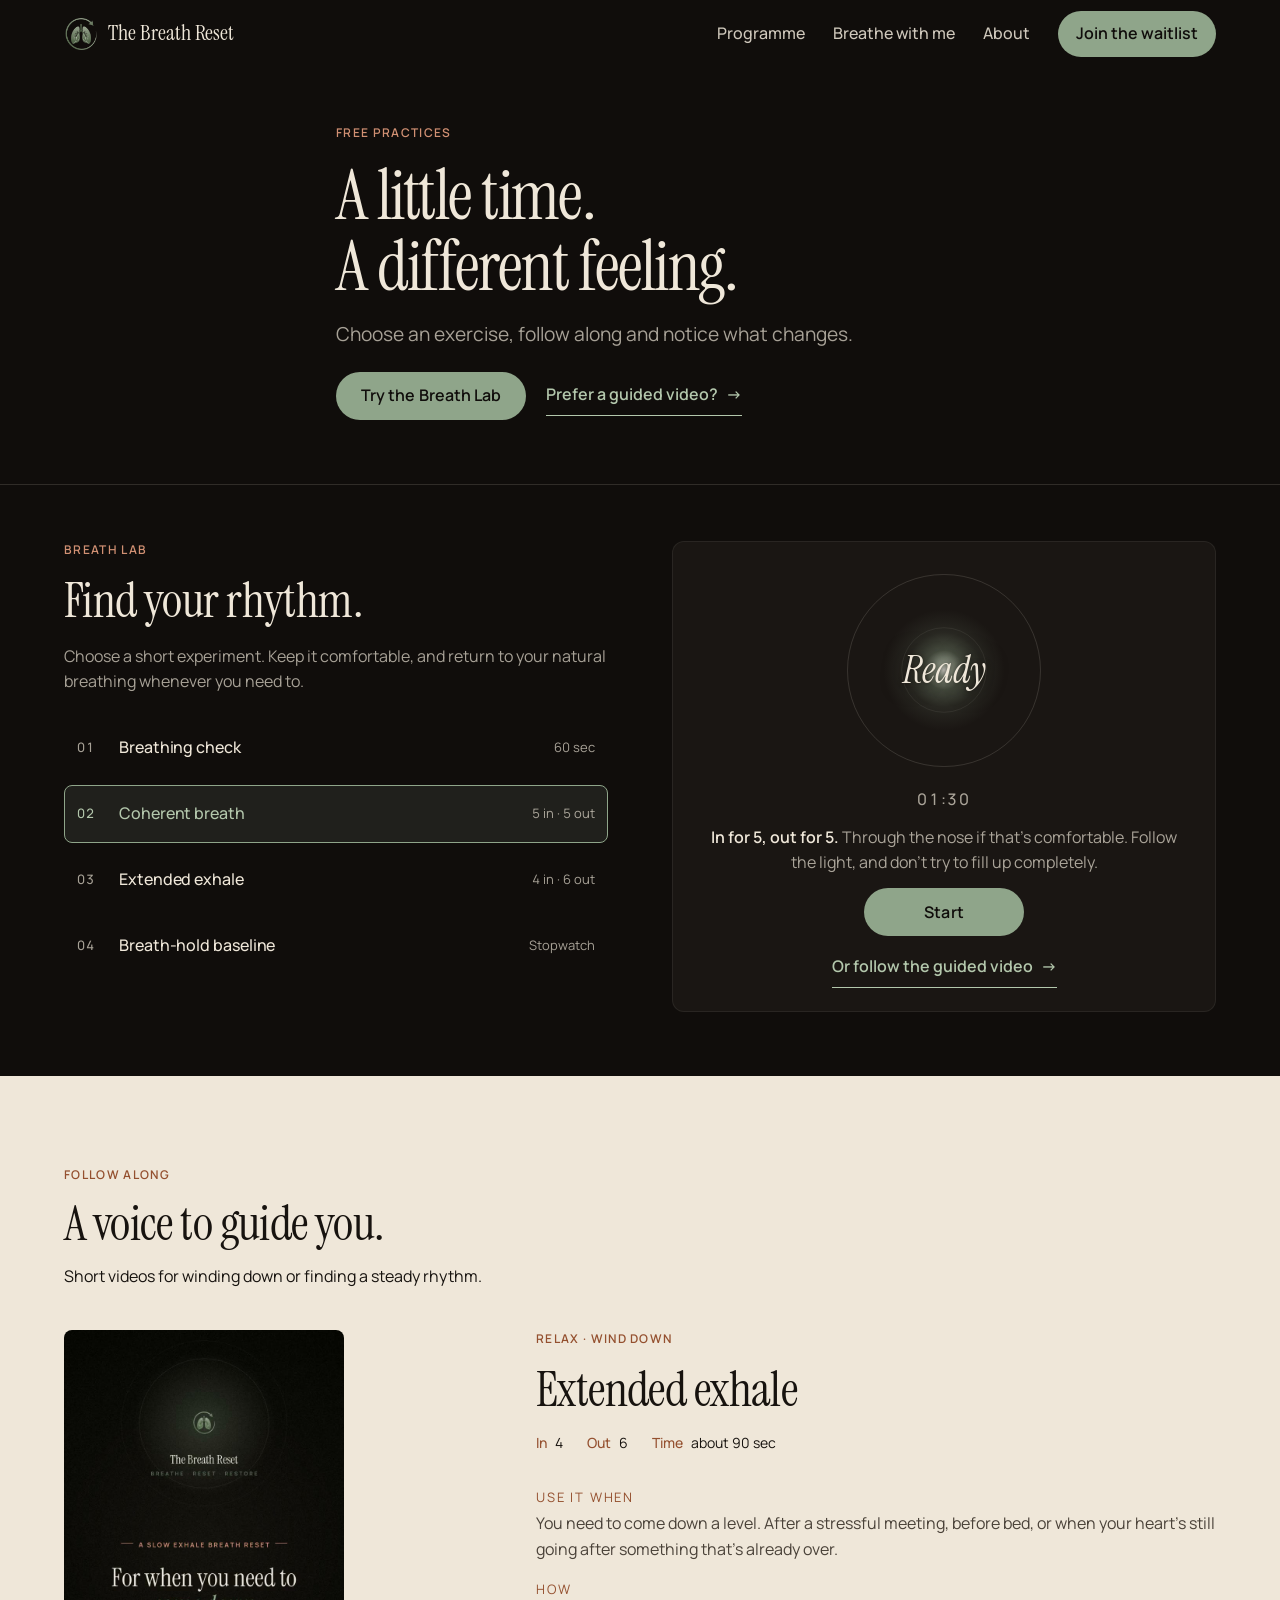
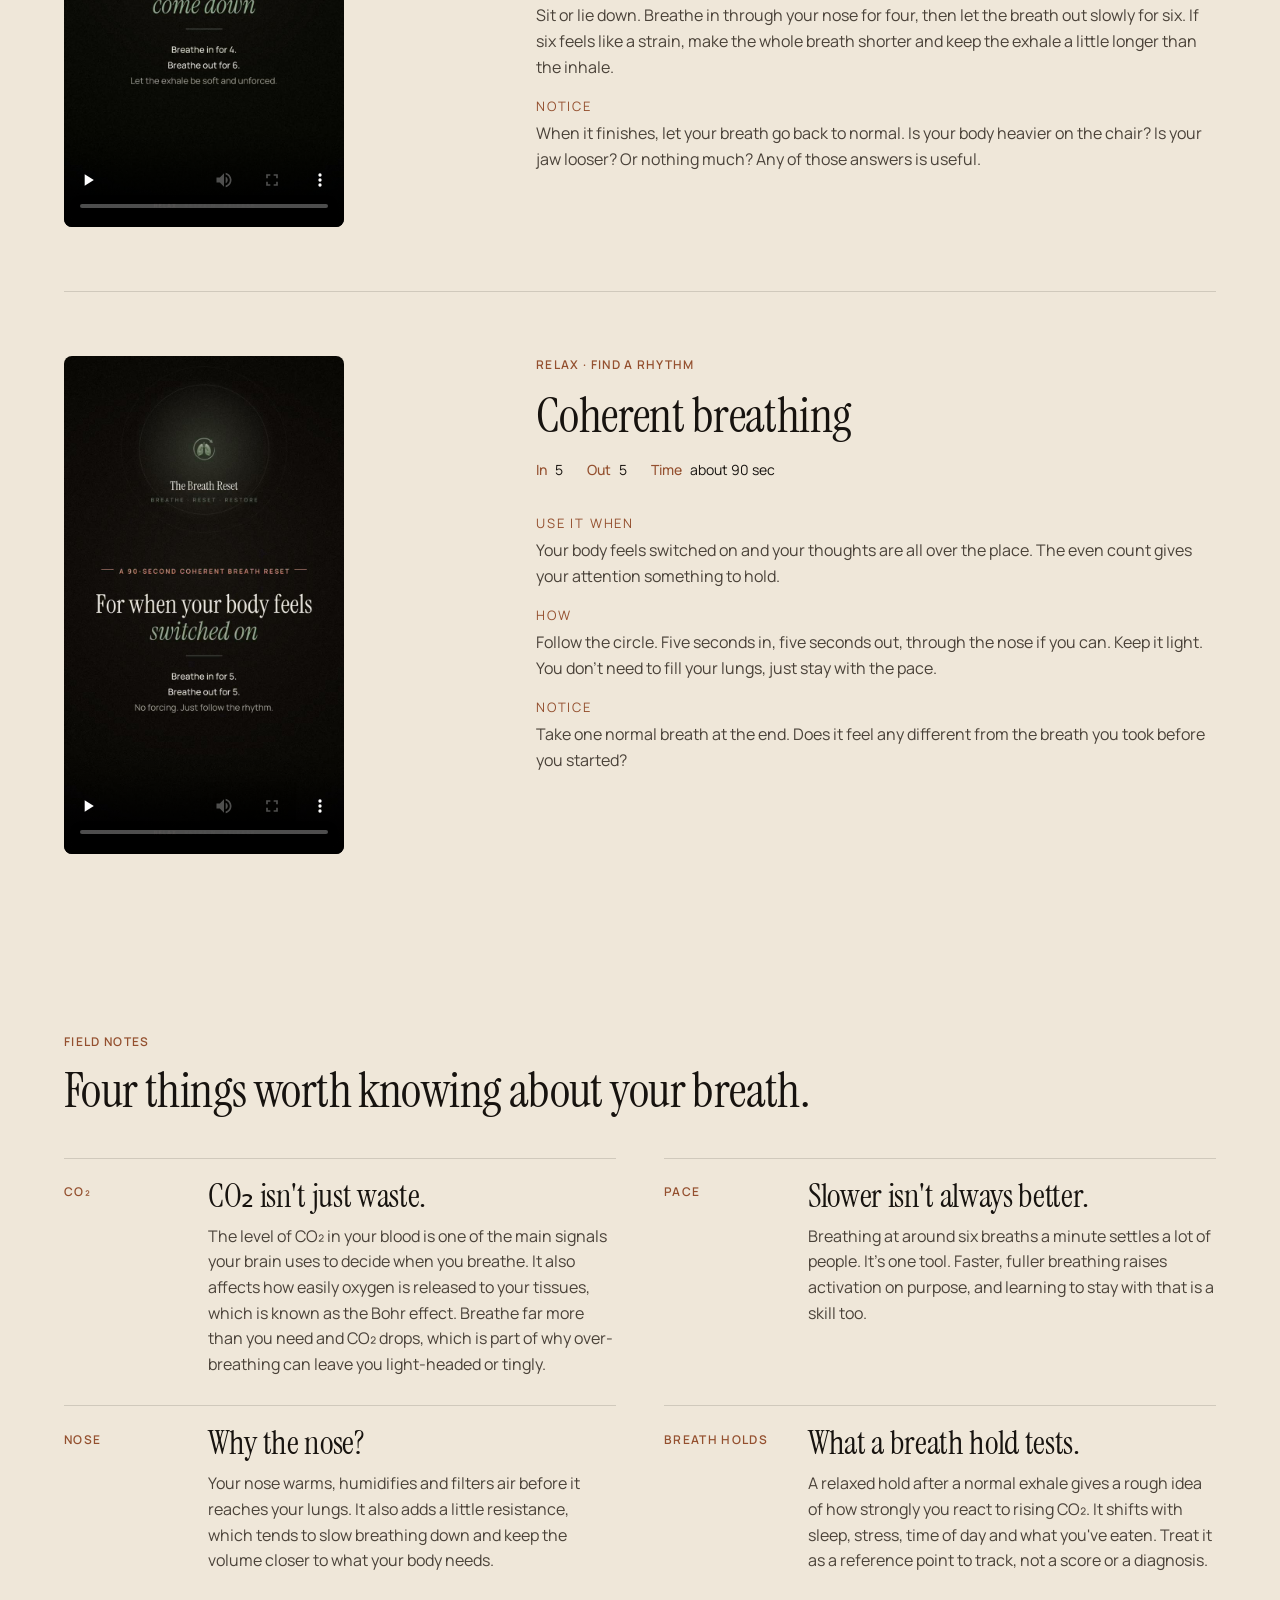
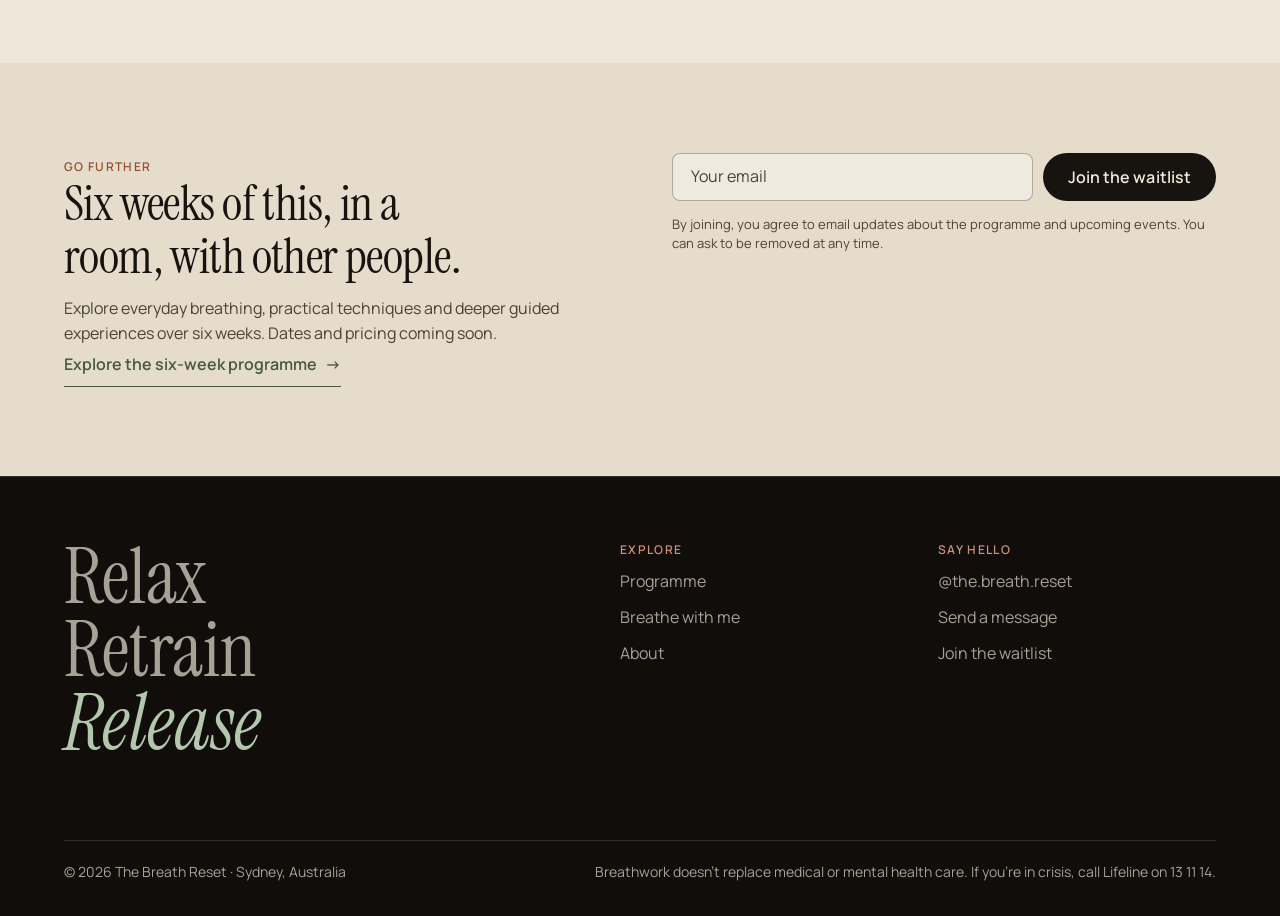
<file: videos.html>
<!doctype html>
<html lang="en-AU">
  <head>
    <meta charset="utf-8">
    <title>Practice | The Breath Reset</title>
    <link rel="canonical" href="https://www.thebreathreset.com.au/practice.html">
    <meta name="robots" content="noindex">
    <meta http-equiv="refresh" content="0; url=practice.html">
    <script>location.replace("practice.html" + location.hash)</script>
  </head>
  <body>
    <p>The practice videos have moved to <a href="practice.html">the Practice page</a>.</p>
  </body>
</html>
</file>
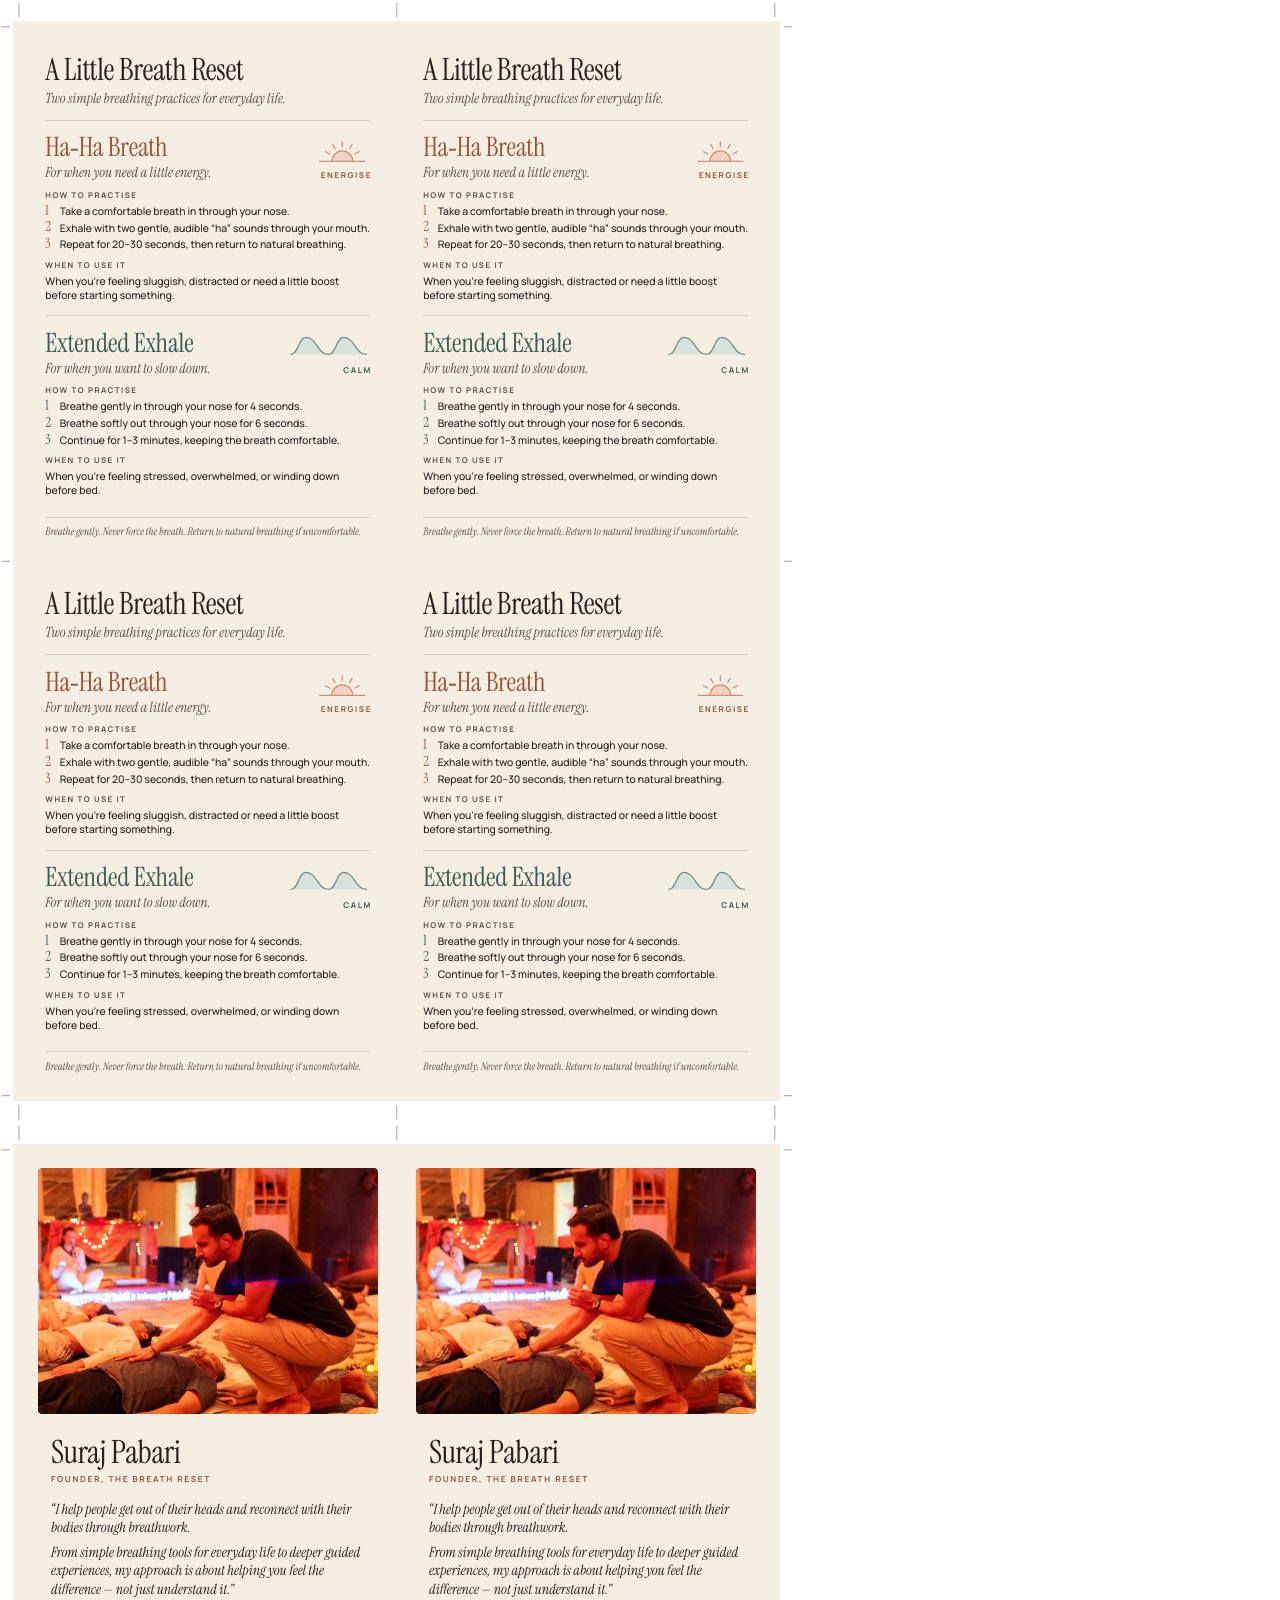
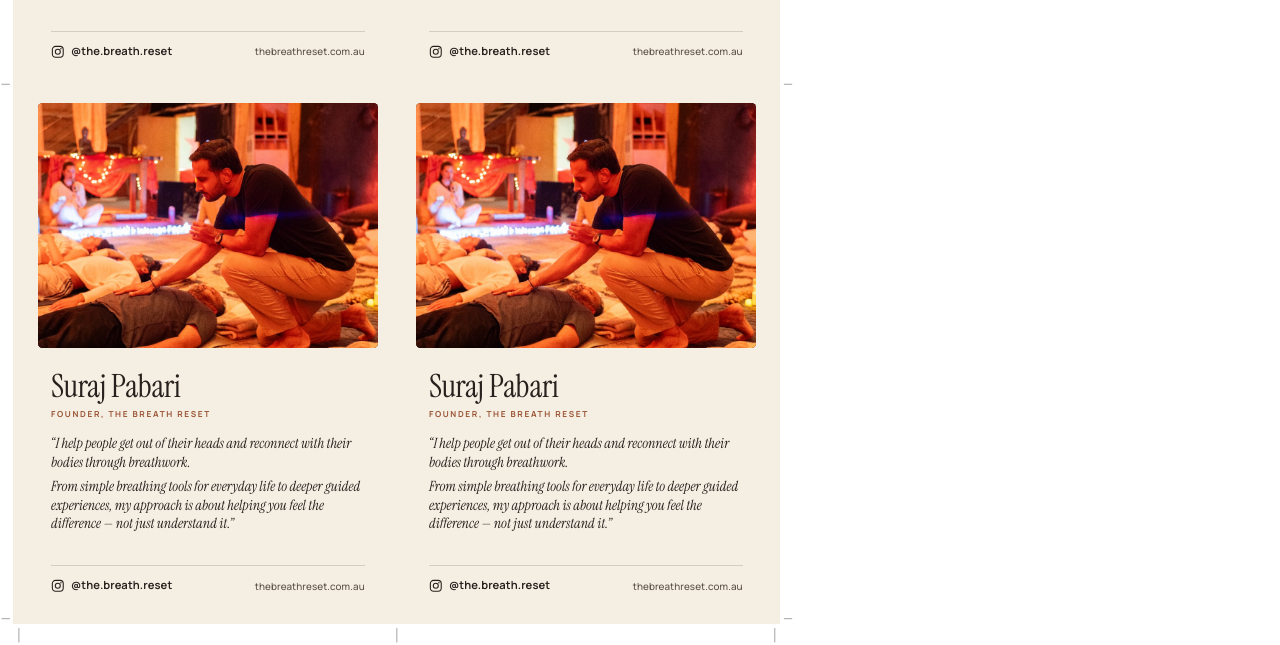
<file: print/takeaway-cards/src/cards.html>
<!doctype html>
<html lang="en-AU">
<head>
  <meta charset="utf-8">
  <title>The Breath Reset — Takeaway cards</title>
  <link rel="stylesheet" href="cards.css">
  <link rel="stylesheet" href="layout.css">
</head>
<body>

<!-- Edit card copy here. Every output (A4 sheets, A6 print files, PNGs, mockups) is built from these two templates. -->

<template id="card-front">
  <article class="card front">
    <header class="f-head">
      <h1>A Little Breath Reset</h1>
      <p class="sub">Two simple breathing practices for everyday life.</p>
    </header>

    <section class="practice energise">
      <div class="p-head">
        <div>
          <h2>Ha&#8209;Ha Breath</h2>
          <p class="for">For when you need a little energy.</p>
        </div>
        <div class="p-tag">
          <svg class="p-art" width="15mm" height="9mm" viewBox="0 0 60 36" aria-hidden="true">
            <path d="M19 30 A11 11 0 0 1 41 30 Z" fill="#efd3c2"/>
            <g fill="none" stroke="#d19073" stroke-width="1.3" stroke-linecap="round">
              <path d="M19 30 A11 11 0 0 1 41 30"/>
              <path d="M6 30 H54"/>
              <path d="M43.42 22.25 L47.75 19.75 M37.75 16.58 L40.25 12.25 M30 14.5 L30 9.5 M22.25 16.58 L19.75 12.25 M16.58 22.25 L12.25 19.75"/>
            </g>
          </svg>
          <p class="p-kicker">Energise</p>
        </div>
      </div>
      <p class="p-label">How to practise</p>
      <ol class="steps">
        <li>Take a comfortable breath in through your nose.</li>
        <li>Exhale with two gentle, audible “ha” sounds through your mouth.</li>
        <li>Repeat for 20–30 seconds, then return to natural breathing.</li>
      </ol>
      <p class="p-label">When to use it</p>
      <p class="when">When you’re feeling sluggish, distracted or need a little boost before starting something.</p>
    </section>

    <section class="practice calm">
      <div class="p-head">
        <div>
          <h2>Extended Exhale</h2>
          <p class="for">For when you want to slow down.</p>
        </div>
        <div class="p-tag">
          <svg class="p-art" width="22mm" height="9mm" viewBox="0 0 88 36" aria-hidden="true">
            <path d="M4 28 C12 28 12 10 20 10 C32 10 32 28 44 28 C52 28 52 10 60 10 C72 10 72 28 84 28 Z" fill="#d9e2da"/>
            <path d="M4 28 C12 28 12 10 20 10 C32 10 32 28 44 28 C52 28 52 10 60 10 C72 10 72 28 84 28" fill="none" stroke="#6f8c84" stroke-width="1.3" stroke-linecap="round"/>
          </svg>
          <p class="p-kicker">Calm</p>
        </div>
      </div>
      <p class="p-label">How to practise</p>
      <ol class="steps">
        <li>Breathe gently in through your nose for 4 seconds.</li>
        <li>Breathe softly out through your nose for 6 seconds.</li>
        <li>Continue for 1–3 minutes, keeping the breath comfortable.</li>
      </ol>
      <p class="p-label">When to use it</p>
      <p class="when">When you’re feeling stressed, overwhelmed, or winding down before bed.</p>
    </section>

    <p class="f-foot">Breathe gently. Never force the breath. Return to natural breathing if uncomfortable.</p>
  </article>
</template>

<template id="card-back">
  <article class="card back">
    <figure class="b-photo">
      <img src="photo/suraj-facilitating.jpg" alt="Suraj Pabari facilitating a breathwork session">
    </figure>
    <div class="b-body">
      <h2 class="b-name">Suraj Pabari</h2>
      <p class="b-role">Founder, The Breath Reset</p>
      <blockquote class="b-quote">
        <p>“I help people get out of their heads and reconnect with their bodies through breathwork.</p>
        <p>From simple breathing tools for everyday life to deeper guided experiences, my approach is about helping you feel the difference — not just understand it.”</p>
      </blockquote>
      <div class="b-links">
        <span class="b-ig">
          <svg viewBox="0 0 24 24" aria-hidden="true">
            <rect x="2.4" y="2.4" width="19.2" height="19.2" rx="5.6" fill="none" stroke="currentColor" stroke-width="1.9"/>
            <circle cx="12" cy="12" r="4.4" fill="none" stroke="currentColor" stroke-width="1.9"/>
            <circle cx="17.5" cy="6.5" r="1.25" fill="currentColor"/>
          </svg>
          @the.breath.reset
        </span>
        <span class="b-web">thebreathreset.com.au</span>
      </div>
    </div>
  </article>
</template>

<script src="render.js"></script>
</body>
</html>
</file>
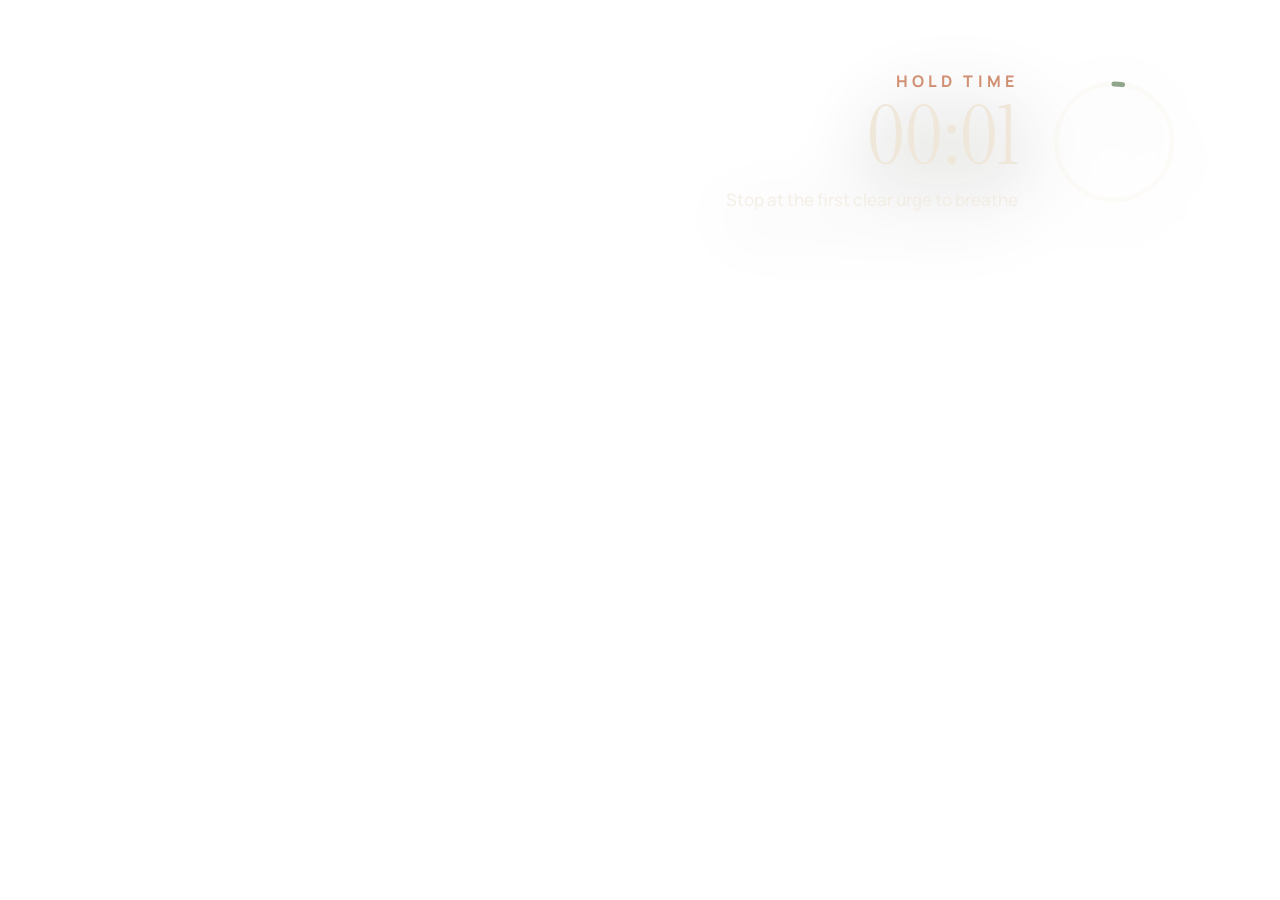
<file: assets/social/youtube/retrain/breath-hold-test/timer-overlay.html>
<!DOCTYPE html>
<html lang="en">
<head>
  <meta charset="UTF-8" />
  <meta name="viewport" content="width=device-width, initial-scale=1.0, viewport-fit=cover" />
  <title>The Breath Reset — CO2 tolerance timer overlay</title>
  <link rel="stylesheet" href="timer-overlay.css" />
</head>
<body>
  <main class="stage" id="stage" aria-label="Breath hold timer overlay">
    <section class="timer timer--top-right" id="timerPanel" aria-live="off">
      <div class="timer-copy">
        <p class="timer-label">Hold time</p>
        <p class="timer-value" id="timerValue">00:00</p>
        <p class="timer-note" id="timerNote">Stop at the first clear urge to breathe</p>
      </div>
      <svg class="timer-ring" viewBox="0 0 140 140" aria-hidden="true">
        <circle class="ring-track" cx="70" cy="70" r="58"></circle>
        <circle class="ring-progress" id="ringProgress" cx="70" cy="70" r="58"></circle>
      </svg>
    </section>
  </main>

  <script src="timer-overlay.js"></script>
</body>
</html>
</file>
<file: styles.css>
/* The Breath Reset — site styles
   Palette and type match the practice videos and Instagram posts:
   warm near-black, paper off-white, sage as the single accent, clay for small labels. */

:root {
  --night: #100d0b;
  --night-2: #1a1613;
  --night-3: #25201b;
  --paper: #efe7d9;
  --paper-2: #e5dccb;
  --ink: #17130f;
  --ink-soft: #4a4239;
  --sage: #8fa58a;
  --sage-bright: #b3c7ac;
  --sage-ink: #46593f;
  --clay: #d19073;
  --clay-ink: #94502f;
  --mist: rgba(239, 231, 217, 0.68);
  --line-dark: rgba(239, 231, 217, 0.14);
  --line-light: rgba(23, 19, 15, 0.14);

  --serif: "Instrument Serif", Georgia, "Times New Roman", serif;
  --sans: "Manrope", ui-sans-serif, system-ui, -apple-system, "Segoe UI", sans-serif;

  /* Shared type roles: page title, section title, subheading, body and supporting text. */
  --type-title: clamp(2.75rem, 5.4vw, 4.75rem);
  --type-section: clamp(2.25rem, 3.8vw, 3.25rem);
  --type-subheading: clamp(1.75rem, 2.6vw, 2.25rem);
  --type-display: clamp(2.5rem, 4vw, 3rem);
  --type-lede: clamp(1.0625rem, 1.5vw, 1.25rem);
  --type-body: 1rem;
  --type-small: .875rem;
  --type-meta: .8125rem;
  --type-label: .75rem;

  --gutter: clamp(20px, 5vw, 64px);
  --max: 1240px;
  --header-h: 68px;
  --ease: cubic-bezier(0.22, 0.61, 0.36, 1);
}

*,
*::before,
*::after {
  box-sizing: border-box;
}

html {
  scroll-behavior: smooth;
  scroll-padding-top: var(--header-h);
  -webkit-text-size-adjust: 100%;
}

body {
  margin: 0;
  background: var(--night);
  color: var(--paper);
  font-family: var(--sans);
  font-size: var(--type-body);
  line-height: 1.6;
  -webkit-font-smoothing: antialiased;
  -moz-osx-font-smoothing: grayscale;
  text-rendering: optimizeLegibility;
}

img,
video,
svg {
  display: block;
  max-width: 100%;
}

img {
  height: auto;
}

a {
  color: inherit;
}

p,
h1,
h2,
h3,
h4,
ul,
ol,
figure {
  margin: 0;
}

ul,
ol {
  padding: 0;
  list-style: none;
}

h1,
h2,
h3 {
  font-family: var(--serif);
  font-weight: 400;
  letter-spacing: -0.012em;
  line-height: 1.08;
  text-wrap: balance;
}

h1 {
  font-size: var(--type-title);
  line-height: 0.98;
}

h2 {
  font-size: var(--type-section);
}

h3 {
  font-family: var(--serif);
  font-size: var(--type-subheading);
  font-weight: 400;
  letter-spacing: -0.01em;
  line-height: 1.3;
}

.display,
.pillar-word h3,
.method-outro h3,
.upcoming-empty h3,
.week h3,
.week-includes h3 {
  font-family: var(--serif);
  font-weight: 400;
  letter-spacing: -0.012em;
  line-height: 1.05;
}

em,
.italic {
  font-style: italic;
}

p {
  text-wrap: pretty;
}

::selection {
  background: rgba(143, 165, 138, 0.4);
}

:focus-visible {
  outline: 2px solid var(--sage-bright);
  outline-offset: 3px;
  border-radius: 2px;
}

.skip-link {
  position: absolute;
  left: 12px;
  top: -60px;
  z-index: 100;
  padding: 10px 14px;
  background: var(--paper);
  color: var(--ink);
  font-weight: 600;
}

.skip-link:focus {
  top: 12px;
}

.visually-hidden {
  position: absolute;
  width: 1px;
  height: 1px;
  overflow: hidden;
  clip: rect(0 0 0 0);
  white-space: nowrap;
}

/* ---------- Surfaces ---------- */

.surface-night {
  background: var(--night);
  color: var(--paper);
}

.surface-night-2 {
  background: var(--night-2);
  color: var(--paper);
}

.surface-paper {
  background: var(--paper);
  color: var(--ink);
}

.surface-paper-2 {
  background: var(--paper-2);
  color: var(--ink);
}

.section {
  padding: clamp(72px, 11vw, 150px) var(--gutter);
}

.wrap {
  width: 100%;
  max-width: var(--max);
  margin: 0 auto;
}

.wrap-narrow {
  max-width: 760px;
}

/* ---------- Small type ---------- */

.label {
  display: inline-block;
  font-family: var(--sans);
  font-size: var(--type-label);
  font-weight: 600;
  letter-spacing: 0.16em;
  text-transform: uppercase;
  line-height: 1.5;
}

.surface-night .label,
.surface-night-2 .label,
.site-footer .label {
  color: var(--clay);
}

.surface-paper .label,
.surface-paper-2 .label {
  color: var(--clay-ink);
}

.num {
  font-family: var(--sans);
  font-size: var(--type-meta);
  font-weight: 500;
  letter-spacing: 0.04em;
  font-variant-numeric: tabular-nums;
}

.muted {
  color: var(--mist);
}

.surface-paper .muted,
.surface-paper-2 .muted {
  color: var(--ink-soft);
}

.lede {
  font-size: var(--type-lede);
  line-height: 1.55;
  max-width: 36em;
}

.section-head {
  display: grid;
  gap: 18px;
  margin-bottom: clamp(40px, 6vw, 80px);
  max-width: 820px;
}

.section-head p:not(.label) {
  max-width: 36em;
}

/* ---------- Buttons and links ---------- */

.button {
  display: inline-flex;
  align-items: center;
  justify-content: center;
  gap: 10px;
  min-height: 52px;
  padding: 0 24px;
  border: 1px solid transparent;
  border-radius: 999px;
  font-family: var(--sans);
  font-size: var(--type-body);
  font-weight: 600;
  letter-spacing: 0.005em;
  text-decoration: none;
  cursor: pointer;
  transition: background 200ms var(--ease), color 200ms var(--ease), border-color 200ms var(--ease), transform 200ms var(--ease);
}

.button:active {
  transform: scale(0.98);
}

.button-primary {
  background: var(--sage);
  color: var(--night);
}

.button-primary:hover {
  background: var(--sage-bright);
}

.surface-paper .button-primary,
.surface-paper-2 .button-primary {
  background: var(--ink);
  color: var(--paper);
}

.surface-paper .button-primary:hover,
.surface-paper-2 .button-primary:hover {
  background: var(--sage-ink);
}

.button-ghost {
  border-color: var(--line-dark);
  color: var(--paper);
  background: transparent;
}

.button-ghost:hover {
  border-color: var(--paper);
}

.surface-paper .button-ghost,
.surface-paper-2 .button-ghost {
  border-color: var(--line-light);
  color: var(--ink);
}

.surface-paper .button-ghost:hover,
.surface-paper-2 .button-ghost:hover {
  border-color: var(--ink);
}

.arrow-link {
  font-size: var(--type-body);
  display: inline-flex;
  align-items: center;
  gap: 8px;
  font-weight: 600;
  text-decoration: none;
  border-bottom: 1px solid currentColor;
  padding-bottom: 2px;
}

.arrow-link::after {
  content: "→";
  transition: transform 200ms var(--ease);
}

.arrow-link:hover::after {
  transform: translateX(4px);
}

.surface-paper .arrow-link,
.surface-paper-2 .arrow-link {
  color: var(--sage-ink);
}

.surface-night .arrow-link,
.surface-night-2 .arrow-link {
  color: var(--sage-bright);
}

.actions {
  display: flex;
  flex-wrap: wrap;
  gap: 12px;
}

/* ---------- Header ---------- */

.site-header {
  position: fixed;
  inset: 0 0 auto 0;
  z-index: 50;
  display: flex;
  align-items: center;
  justify-content: space-between;
  gap: 20px;
  height: var(--header-h);
  padding: 0 var(--gutter);
  color: var(--paper);
  transition: background 260ms var(--ease), box-shadow 260ms var(--ease);
}

.site-header.is-scrolled {
  background: rgba(16, 13, 11, 0.86);
  backdrop-filter: blur(14px);
  -webkit-backdrop-filter: blur(14px);
  box-shadow: 0 1px 0 var(--line-dark);
}

.brand {
  display: inline-flex;
  align-items: center;
  gap: 10px;
  text-decoration: none;
  font-family: var(--serif);
  font-size: 1.35rem;
  line-height: 1;
  white-space: nowrap;
}

.brand img {
  width: 34px;
  height: 34px;
}

.site-nav {
  display: flex;
  align-items: center;
  gap: clamp(16px, 2.2vw, 30px);
}

.site-nav a {
  font-size: var(--type-body);
  font-weight: 500;
  text-decoration: none;
  opacity: 0.86;
  transition: opacity 160ms;
}

.site-nav a:hover,
.site-nav a[aria-current="page"] {
  opacity: 1;
}

.site-nav a[aria-current="page"]:not(.nav-cta) {
  text-decoration: underline;
  text-underline-offset: 6px;
  text-decoration-thickness: 1px;
}

.site-nav .nav-cta {
  opacity: 1;
  padding: 10px 18px;
  border-radius: 999px;
  background: var(--sage);
  color: var(--night);
  font-weight: 600;
}

.site-nav .nav-cta:hover {
  background: var(--sage-bright);
}

.nav-toggle {
  display: none;
  position: relative;
  width: 44px;
  height: 44px;
  margin-right: -10px;
  border: 0;
  background: transparent;
  color: inherit;
  cursor: pointer;
}

.nav-toggle span {
  position: absolute;
  left: 11px;
  right: 11px;
  height: 1.5px;
  background: currentColor;
  transition: transform 220ms var(--ease), top 220ms var(--ease);
}

.nav-toggle span:first-child {
  top: 17px;
}

.nav-toggle span:last-child {
  top: 26px;
}

.nav-toggle[aria-expanded="true"] span:first-child {
  top: 21px;
  transform: rotate(45deg);
}

.nav-toggle[aria-expanded="true"] span:last-child {
  top: 21px;
  transform: rotate(-45deg);
}

@media (max-width: 900px) {
  .nav-toggle {
    display: block;
  }

  .site-nav {
    position: fixed;
    inset: var(--header-h) 0 auto 0;
    flex-direction: column;
    align-items: stretch;
    gap: 0;
    padding: 12px var(--gutter) 28px;
    background: var(--night);
    border-bottom: 1px solid var(--line-dark);
    transform: translateY(-8px);
    opacity: 0;
    visibility: hidden;
    transition: opacity 200ms var(--ease), transform 200ms var(--ease), visibility 0s 200ms;
  }

  .site-nav.is-open {
    opacity: 1;
    transform: none;
    visibility: visible;
    transition: opacity 200ms var(--ease), transform 200ms var(--ease);
  }

  .site-nav a {
    padding: 14px 0;
    font-family: var(--serif);
    font-size: 1.7rem;
    border-bottom: 1px solid var(--line-dark);
  }

  .site-nav a[aria-current="page"]:not(.nav-cta) {
    text-decoration: none;
    color: var(--sage-bright);
  }

  .site-nav .nav-cta {
    margin-top: 20px;
    padding: 16px 20px;
    font-family: var(--sans);
    font-size: var(--type-body);
    text-align: center;
    border-bottom: 0;
  }

  body.nav-open .site-header {
    background: var(--night);
  }
}

/* ---------- Orb (shared with the practice videos) ---------- */

.orb {
  --size: 320px;
  position: relative;
  width: var(--size);
  aspect-ratio: 1;
  border-radius: 50%;
  background: radial-gradient(circle at 50% 50%,
      rgba(250, 246, 236, 0.95) 0%,
      rgba(214, 228, 204, 0.7) 7%,
      rgba(160, 184, 152, 0.34) 22%,
      rgba(143, 165, 138, 0.12) 42%,
      rgba(143, 165, 138, 0) 68%);
  pointer-events: none;
}

.orb::after {
  content: "";
  position: absolute;
  inset: 16%;
  border-radius: 50%;
  border: 1px solid rgba(239, 231, 217, 0.12);
}

.orb-breathing {
  animation: orb-breathe 10s ease-in-out infinite;
}

@keyframes orb-breathe {
  0%,
  100% {
    transform: scale(0.78);
    opacity: 0.75;
  }

  50% {
    transform: scale(1);
    opacity: 1;
  }
}

/* ---------- Hero (home) ---------- */

.hero {
  position: relative;
  min-height: min(100svh, 960px);
  display: grid;
  align-items: center;
  padding: calc(var(--header-h) + clamp(32px, 6vw, 72px)) var(--gutter) clamp(48px, 7vw, 96px);
  overflow: hidden;
}

.hero-grid {
  position: relative;
  z-index: 1;
  display: grid;
  grid-template-columns: minmax(0, 1.25fr) minmax(0, 0.75fr);
  gap: clamp(40px, 7vw, 120px);
  align-items: center;
}

.hero .orb {
  --size: min(120vw, 980px);
  position: absolute;
  top: 50%;
  left: 74%;
  margin: calc(var(--size) / -2) 0 0 calc(var(--size) / -2);
  opacity: 0.7;
}

.hero-copy {
  display: grid;
  gap: 28px;
}

.hero h1 {
  max-width: 10.5em;
}

.hero h1 em {
  color: var(--sage-bright);
}

.hero-copy .lede {
  color: var(--mist);
  max-width: 33em;
}

.hero-meta {
  font-size: var(--type-small);
  color: var(--mist);
}

.hero-figure {
  position: relative;
  display: grid;
  gap: 12px;
  width: 100%;
  max-width: 440px;
  justify-self: end;
}

.hero-figure img {
  width: 100%;
  aspect-ratio: 4 / 5;
  object-fit: cover;
  object-position: 50% 50%;
  --fade: radial-gradient(ellipse 50% 50% at 50% 50%, #000 42%, rgba(0, 0, 0, 0.6) 68%, transparent 100%);
  -webkit-mask-image: var(--fade);
  mask-image: var(--fade);
}

.hero-figure figcaption {
  margin-top: -36px;
  text-align: center;
  font-size: var(--type-meta);
  color: var(--mist);
}

@media (max-width: 860px) {
  .hero {
    min-height: 0;
  }

  .hero-grid {
    grid-template-columns: 1fr;
    gap: 32px;
  }

  .hero .orb {
    top: 22%;
    left: 50%;
  }

  .hero-figure {
    order: -1;
    justify-self: start;
    max-width: 100%;
  }

  .hero-figure img {
    aspect-ratio: 5 / 4;
    object-position: 55% 50%;
  }

  .hero-figure figcaption {
    display: none;
  }
}

@media (max-width: 520px) {
  .hero .actions .button {
    flex: 1 1 100%;
  }
}

/* ---------- Page hero (inner pages) ---------- */

.page-hero {
  position: relative;
  overflow: hidden;
  padding: calc(var(--header-h) + clamp(56px, 10vw, 120px)) var(--gutter) clamp(56px, 8vw, 100px);
}

.page-hero .orb {
  --size: min(90vw, 640px);
  position: absolute;
  right: -10%;
  top: -12%;
  opacity: 0.55;
}

.page-hero .wrap {
  position: relative;
  display: grid;
  gap: 24px;
}

.page-hero h1 {
  max-width: 13em;
}

.page-hero .lede {
  color: var(--mist);
}

/* ---------- Breath traces ---------- */

.trace {
  width: 100%;
  height: 72px;
  overflow: visible;
}

.trace path {
  fill: none;
  stroke: currentColor;
  stroke-width: 1.6;
  stroke-linecap: round;
  stroke-linejoin: round;
  vector-effect: non-scaling-stroke;
}

.trace .trace-mid {
  stroke-width: 1;
  stroke-dasharray: 2 5;
  opacity: 0.35;
}

.js .trace-draw path.trace-line {
  stroke-dasharray: 1;
  stroke-dashoffset: 1;
  transition: stroke-dashoffset 2.6s var(--ease);
}

.js .trace-draw.is-visible path.trace-line {
  stroke-dashoffset: 0;
}

/* ---------- States (no single breath) ---------- */

.states-list {
  border-top: 1px solid var(--line-light);
}

.state-row {
  display: grid;
  grid-template-columns: minmax(150px, 0.8fr) minmax(0, 1.6fr) minmax(200px, 1fr);
  gap: clamp(16px, 3vw, 48px);
  align-items: center;
  padding: clamp(22px, 3vw, 34px) 0;
  border-bottom: 1px solid var(--line-light);
}

.state-row .state-name {
  font-family: var(--serif);
  font-size: clamp(1.9rem, 3.4vw, 2.9rem);
  line-height: 1;
}

.state-row .state-name small {
  display: block;
  margin-bottom: 8px;
  font-family: var(--sans);
  font-size: var(--type-meta);
  font-weight: 600;
  font-variant-numeric: tabular-nums;
  letter-spacing: 0.16em;
  text-transform: uppercase;
  color: var(--ink-soft);
}

.state-row .trace {
  color: var(--ink);
}

.state-row .state-breath strong {
  display: block;
  font-family: var(--serif);
  font-style: italic;
  font-weight: 400;
  font-size: clamp(1.4rem, 2.2vw, 1.75rem);
  line-height: 1.15;
  color: var(--sage-ink);
}

.state-row .state-breath span {
  display: block;
  margin-top: 6px;
  font-family: var(--sans);
  font-size: var(--type-small);
  color: var(--ink-soft);
}

.states-foot {
  display: flex;
  flex-wrap: wrap;
  justify-content: space-between;
  gap: 16px 40px;
  margin-top: 36px;
  font-family: var(--sans);
  font-size: var(--type-small);
  color: var(--ink-soft);
}

.states-foot .legend {
  display: inline-flex;
  align-items: center;
  gap: 10px;
}

.states-foot .legend::before {
  content: "";
  width: 34px;
  height: 1px;
  background: var(--ink);
}

@media (max-width: 760px) {
  .state-row {
    grid-template-columns: 1fr;
    gap: 10px;
  }

  .state-row .trace {
    height: 56px;
  }
}

/* ---------- Method (Relax / Retrain / Release) ---------- */

.method-intro {
  display: grid;
  grid-template-columns: minmax(0, 1fr) minmax(0, 1fr);
  gap: clamp(24px, 5vw, 80px);
  align-items: end;
  margin-bottom: clamp(48px, 7vw, 96px);
}

.method-intro p:not(.label) {
  color: var(--mist);
  max-width: 30em;
}

.pillar {
  position: relative;
  display: grid;
  grid-template-columns: minmax(0, 1.25fr) minmax(0, 1fr);
  gap: clamp(20px, 5vw, 80px);
  align-items: end;
  padding: clamp(36px, 5vw, 64px) 0;
  border-top: 1px solid var(--line-dark);
}

.pillar:last-of-type {
  border-bottom: 1px solid var(--line-dark);
}

.pillar-word {
  display: flex;
  align-items: baseline;
  gap: clamp(12px, 2vw, 28px);
}

.pillar-word .label {
  flex: none;
}

.pillar-word h3 {
  font-size: var(--type-subheading);
  line-height: 0.85;
  letter-spacing: -0.02em;
}

.pillar-body {
  display: grid;
  gap: 14px;
  max-width: 30em;
}

.pillar-body .pillar-line {
  font-family: var(--serif);
  font-style: italic;
  font-size: clamp(1.5rem, 2.4vw, 2rem);
  line-height: 1.1;
  color: var(--sage-bright);
}

.pillar-body p:not(.pillar-line) {
  color: var(--mist);
}

.pillar-examples {
  font-size: var(--type-body);
  font-weight: 500;
  color: var(--paper);
}

.pillar .trace {
  position: absolute;
  left: 0;
  right: 0;
  bottom: 18px;
  height: 46px;
  color: var(--sage);
  opacity: 0.32;
  pointer-events: none;
}

.method-outro {
  display: grid;
  grid-template-columns: minmax(0, 1fr) minmax(0, 1fr);
  gap: clamp(24px, 5vw, 80px);
  margin-top: clamp(48px, 7vw, 96px);
}

.method-outro h3 {
  font-size: var(--type-subheading);
}

.method-outro .days {
  display: grid;
  gap: 6px;
  font-family: var(--serif);
  font-size: clamp(1.4rem, 2.2vw, 1.8rem);
  line-height: 1.2;
}

.method-outro .days span {
  color: var(--mist);
}

.method-outro .days em {
  color: var(--paper);
}

@media (max-width: 860px) {
  .method-intro,
  .pillar,
  .method-outro {
    grid-template-columns: 1fr;
  }

  .pillar-word {
    flex-direction: column;
    gap: 8px;
  }
}

/* ---------- Field notes (education) ---------- */

.notes {
  display: grid;
  grid-template-columns: repeat(2, minmax(0, 1fr));
  gap: clamp(40px, 5vw, 72px) clamp(32px, 7vw, 112px);
}

.note {
  display: grid;
  grid-template-columns: 7.5em minmax(0, 1fr);
  gap: 10px 24px;
  align-content: start;
  padding-top: 20px;
  border-top: 1px solid var(--ink);
}

.note .label {
  grid-row: span 2;
  padding-top: 0.35em;
}

.note h3 {
  font-family: var(--serif);
  font-weight: 400;
  font-size: var(--type-subheading);
  line-height: 1.05;
  letter-spacing: -0.01em;
}

.note p:not(.label) {
  color: var(--ink-soft);
  max-width: 32em;
}

@media (max-width: 1000px) {
  .notes {
    grid-template-columns: 1fr;
  }
}

@media (max-width: 600px) {
  .notes {
    display: flex;
    gap: 18px;
    margin: 0 calc(var(--gutter) * -1);
    padding: 0 var(--gutter) 8px;
    overflow-x: auto;
    scroll-snap-type: x mandatory;
    scrollbar-width: none;
  }

  .notes::-webkit-scrollbar {
    display: none;
  }

  .note {
    flex: 0 0 84%;
    grid-template-columns: 1fr;
    scroll-snap-align: start;
  }

  .note .label {
    grid-row: auto;
    padding-top: 0;
  }
}

/* ---------- Breath Lab ---------- */

.lab {
  display: grid;
  grid-template-columns: minmax(0, 1fr) minmax(0, 1fr);
  gap: clamp(32px, 6vw, 96px);
  align-items: start;
}

.lab-head {
  display: grid;
  gap: 20px;
}

.lab-head p:not(.label) {
  color: var(--mist);
  max-width: 30em;
}

.lab-steps {
  display: flex;
  gap: 12px;
  font-size: var(--type-label);
  font-weight: 600;
  letter-spacing: 0.16em;
  text-transform: uppercase;
  color: var(--paper);
}

.lab-steps span + span::before {
  content: "→";
  margin-right: 12px;
  color: var(--clay);
}

.lab-modes {
  display: grid;
  gap: 4px;
  margin-top: 20px;
}

.lab-mode {
  position: relative;
  display: grid;
  grid-template-columns: 2em minmax(0, 1fr) auto;
  gap: 14px;
  align-items: center;
  width: 100%;
  min-height: 64px;
  padding: 14px 18px;
  border: 0;
  border-radius: 14px;
  background: transparent;
  color: var(--paper);
  font: inherit;
  text-align: left;
  cursor: pointer;
  transition: background 200ms var(--ease);
}

.lab-mode::before {
  content: "";
  position: absolute;
  left: 0;
  top: 50%;
  width: 3px;
  height: 0;
  border-radius: 3px;
  background: var(--sage);
  transform: translateY(-50%);
  transition: height 240ms var(--ease);
}

.lab-mode .num {
  color: var(--mist);
}

.lab-mode strong {
  font-size: var(--type-body);
  font-weight: 500;
  letter-spacing: -0.005em;
}

.lab-mode small {
  font-size: var(--type-small);
  color: var(--mist);
  font-variant-numeric: tabular-nums;
  white-space: nowrap;
}

.lab-mode:hover {
  background: rgba(239, 231, 217, 0.04);
}

.lab-mode[aria-pressed="true"] {
  background: rgba(143, 165, 138, 0.1);
}

.lab-mode[aria-pressed="true"]::before {
  height: 28px;
}

.lab-mode[aria-pressed="true"] strong {
  color: var(--sage-bright);
}

.lab-mode[aria-pressed="true"] .num {
  color: var(--sage-bright);
}

.lab-panel {
  position: sticky;
  top: calc(var(--header-h) + 24px);
  display: grid;
  justify-items: center;
  gap: 16px;
  padding: clamp(28px, 4vw, 48px) clamp(20px, 3vw, 40px);
  border-radius: 28px;
  background:
    radial-gradient(70% 55% at 50% 30%, rgba(143, 165, 138, 0.1), transparent 70%),
    rgba(239, 231, 217, 0.025);
  box-shadow: inset 0 0 0 1px rgba(239, 231, 217, 0.07);
  text-align: center;
}

.lab-stage {
  position: relative;
  display: grid;
  place-items: center;
  width: min(100%, 340px);
  aspect-ratio: 1;
}

.lab-stage .orb {
  --size: 100%;
  position: absolute;
  inset: 0;
  transform: scale(0.6);
  transition-property: transform;
  transition-timing-function: ease-in-out;
}

.lab-stage .ring {
  position: absolute;
  inset: 4%;
  border-radius: 50%;
  border: 1px solid var(--line-dark);
}

.lab-cue {
  position: relative;
  font-family: var(--serif);
  font-style: italic;
  font-size: clamp(1.9rem, 3.2vw, 2.4rem);
  line-height: 1.1;
  color: var(--paper);
  text-shadow: 0 0 22px rgba(16, 13, 11, 0.85), 0 0 4px rgba(16, 13, 11, 0.6);
}

.lab-readout {
  font-size: var(--type-body);
  font-weight: 500;
  letter-spacing: 0.12em;
  font-variant-numeric: tabular-nums;
  color: var(--mist);
}

.lab-text {
  min-height: 4.8em;
  max-width: 30em;
  color: var(--mist);
  font-size: var(--type-body);
}

.lab-text strong {
  color: var(--paper);
  font-weight: 600;
}

.lab-caveat {
  max-width: 32em;
  font-size: var(--type-small);
  color: var(--mist);
}

.lab-panel .button {
  min-width: 160px;
}

.lab-more {
  font-size: var(--type-body);
}

@media (max-width: 900px) {
  .lab {
    grid-template-columns: 1fr;
  }

  .lab-panel {
    position: relative;
    top: 0;
  }
}

/* ---------- Breathe with me (formats) ---------- */

.formats {
  border-top: 1px solid var(--line-light);
}

.format {
  display: grid;
  grid-template-columns: 3em minmax(0, 1fr) minmax(0, 1.3fr) minmax(170px, auto);
  gap: clamp(14px, 3vw, 40px);
  align-items: baseline;
  padding: clamp(24px, 3vw, 36px) 0;
  border-bottom: 1px solid var(--line-light);
}

.format .num {
  color: var(--ink-soft);
}

.format h3 {
  font-size: var(--type-subheading);
}

.format p {
  color: var(--ink-soft);
}

.format .format-meta {
  display: block;
  margin-top: 6px;
  font-size: var(--type-small);
  color: var(--ink-soft);
}

.format .format-action {
  justify-self: end;
  text-align: right;
}

.format-featured {
  background: var(--ink);
  color: var(--paper);
  margin: -1px calc(var(--gutter) * -0.5) 0;
  padding-left: calc(var(--gutter) * 0.5);
  padding-right: calc(var(--gutter) * 0.5);
  border-radius: 20px;
  border-bottom-color: transparent;
}

.format-featured .num,
.format-featured p {
  color: var(--mist);
}

.format-featured .format-meta {
  color: var(--sage-bright);
}

.format-featured .arrow-link {
  color: var(--sage-bright);
}

@media (max-width: 860px) {
  .format {
    grid-template-columns: 2.4em minmax(0, 1fr);
  }

  .format > p,
  .format .format-action {
    grid-column: 2;
  }

  .format .format-action {
    justify-self: start;
    text-align: left;
  }
}

/* ---------- Six-week programme ---------- */

.programme-head {
  display: grid;
  grid-template-columns: minmax(0, 1.2fr) minmax(0, 1fr);
  gap: clamp(24px, 5vw, 80px);
  align-items: end;
  margin-bottom: clamp(40px, 6vw, 72px);
}

.programme-head p:not(.label) {
  color: var(--ink-soft);
}

.weeks {
  display: grid;
  grid-template-columns: repeat(3, minmax(0, 1fr));
  gap: clamp(24px, 4vw, 56px);
}

.phase {
  display: grid;
  align-content: start;
  border-top: 1px solid var(--ink);
}

.phase-head {
  display: flex;
  justify-content: space-between;
  gap: 12px;
  padding: 14px 0 6px;
}

.phase-line {
  font-size: var(--type-small);
  color: var(--ink-soft);
}

.week {
  display: grid;
  gap: 6px;
  padding: 22px 0;
  border-bottom: 1px solid var(--line-light);
}

.week .num {
  color: var(--ink-soft);
}

.week h3 {
  font-size: var(--type-subheading);
}

.week p {
  color: var(--ink-soft);
  max-width: 24em;
}

.week-includes {
  display: grid;
  grid-template-columns: minmax(0, 1fr) minmax(0, 1.6fr);
  gap: clamp(24px, 5vw, 80px);
  margin-top: clamp(48px, 6vw, 80px);
  padding-top: clamp(32px, 4vw, 48px);
  border-top: 1px solid var(--line-light);
}

.week-includes ol {
  counter-reset: inc;
  display: grid;
  grid-template-columns: repeat(2, minmax(0, 1fr));
  gap: 14px 32px;
}

.week-includes h3 {
  font-size: var(--type-subheading);
}

.week-includes li {
  counter-increment: inc;
  display: flex;
  gap: 12px;
}

.week-includes li::before {
  content: counter(inc, decimal-leading-zero);
  font-family: var(--sans);
  font-size: var(--type-meta);
  color: var(--clay-ink);
  padding-top: 0.2em;
}

@media (max-width: 960px) {
  .programme-head,
  .week-includes {
    grid-template-columns: 1fr;
  }

  .weeks {
    grid-template-columns: 1fr;
  }

  .week-includes ol {
    grid-template-columns: 1fr;
  }
}

/* ---------- Waitlist form ---------- */

.waitlist {
  display: grid;
  gap: 14px;
  max-width: 560px;
}

.waitlist-row {
  display: flex;
  gap: 10px;
}

.waitlist input[type="email"] {
  flex: 1;
  min-width: 0;
  min-height: 52px;
  padding: 0 18px;
  border: 1px solid var(--line-dark);
  border-radius: 999px;
  background: rgba(239, 231, 217, 0.06);
  color: var(--paper);
  font: inherit;
  font-size: var(--type-body);
}

.waitlist input[type="email"]::placeholder {
  color: rgba(239, 231, 217, 0.5);
}

.surface-paper .waitlist input[type="email"],
.surface-paper-2 .waitlist input[type="email"] {
  border-color: rgba(23, 19, 15, 0.3);
  background: rgba(255, 255, 255, 0.4);
  color: var(--ink);
}

.surface-paper .waitlist input[type="email"]::placeholder,
.surface-paper-2 .waitlist input[type="email"]::placeholder {
  color: rgba(23, 19, 15, 0.5);
}

.waitlist input[type="email"]:focus-visible {
  outline: 2px solid var(--sage);
  outline-offset: 2px;
  border-radius: 999px;
}

.waitlist .hp {
  position: absolute;
  left: -9999px;
}

.waitlist-note {
  font-size: var(--type-small);
  color: var(--mist);
}

.surface-paper .waitlist-note,
.surface-paper-2 .waitlist-note {
  color: var(--ink-soft);
}

.waitlist-status:empty {
  display: none;
}

.waitlist-status {
  font-weight: 600;
}

.waitlist.is-done .waitlist-row {
  display: none;
}

@media (max-width: 480px) {
  .waitlist-row {
    flex-direction: column;
  }
}

/* ---------- Past event ---------- */

.event-feature {
  display: grid;
  grid-template-columns: minmax(0, 1fr) minmax(0, 1.15fr);
  gap: clamp(32px, 6vw, 96px);
  align-items: start;
}

.event-feature-copy {
  display: grid;
  gap: 22px;
}

.event-feature-copy h2 em {
  color: var(--sage-bright);
}

.event-feature-copy p:not(.label) {
  color: var(--mist);
}

.event-facts {
  display: grid;
  grid-template-columns: repeat(2, minmax(0, 1fr));
  gap: 18px 24px;
  padding: 22px 0;
  border-top: 1px solid var(--line-dark);
  border-bottom: 1px solid var(--line-dark);
}

.event-facts dt {
  font-family: var(--sans);
  font-size: var(--type-meta);
  letter-spacing: 0.14em;
  text-transform: uppercase;
  color: var(--mist);
}

.event-facts dd {
  margin: 4px 0 0;
  font-size: var(--type-body);
  font-weight: 500;
  line-height: 1.35;
}

.event-gallery {
  display: grid;
  grid-template-columns: repeat(2, minmax(0, 1fr));
  gap: 12px;
}

.event-media {
  margin: 0;
  overflow: hidden;
  aspect-ratio: 3 / 2;
  border-radius: 6px;
  background: var(--night);
}

.event-media img,
.event-media video {
  display: block;
  width: 100%;
  height: 100%;
  object-fit: cover;
}

.event-media-wide {
  grid-column: 1 / -1;
  aspect-ratio: 16 / 9;
}

.event-media-tall {
  aspect-ratio: 4 / 5;
}

.event-quote {
  margin: 0;
  display: grid;
  gap: 12px;
  padding-top: 22px;
  border-top: 1px solid var(--line-dark);
}

.event-quote p {
  font-family: var(--serif);
  font-size: 1.45rem;
  line-height: 1.25;
  color: var(--paper);
}

.event-quote cite {
  font-family: var(--sans);
  font-size: var(--type-meta);
  font-style: normal;
  color: var(--mist);
}

@media (max-width: 860px) {
  .event-feature {
    grid-template-columns: 1fr;
  }
}

/* ---------- Founder ---------- */

.founder {
  display: grid;
  grid-template-columns: minmax(0, 0.8fr) minmax(0, 1.2fr);
  gap: clamp(32px, 6vw, 96px);
  align-items: start;
}

.founder-figure img {
  width: 100%;
  aspect-ratio: 4 / 5;
  object-fit: cover;
  object-position: 50% 38%;
  filter: saturate(0.75);
}

.founder-figure figcaption {
  margin-top: 10px;
  font-family: var(--sans);
  font-size: var(--type-meta);
  color: var(--ink-soft);
}

.founder-copy {
  display: grid;
  gap: 22px;
  max-width: 36em;
}

.founder-copy h2 {
  font-size: var(--type-section);
}

.founder-copy h2 em {
  color: var(--sage-ink);
}

.founder-copy p:not(.label) {
  color: var(--ink-soft);
}

.founder-copy p.first {
  color: var(--ink);
  font-size: var(--type-body);
}

.questions {
  display: grid;
  gap: 4px;
  padding: 22px 0;
  border-top: 1px solid var(--line-light);
  border-bottom: 1px solid var(--line-light);
  font-family: var(--serif);
  font-size: clamp(1.5rem, 2.6vw, 2.1rem);
  line-height: 1.2;
}

.questions .was {
  color: var(--ink-soft);
}

.questions .now {
  color: var(--ink);
  font-style: italic;
}

.signature {
  font-family: var(--serif);
  font-style: italic;
  font-size: 1.6rem;
  color: var(--ink);
}

@media (max-width: 860px) {
  .founder {
    grid-template-columns: 1fr;
  }

  .founder-figure {
    max-width: 380px;
  }
}

/* ---------- Video ---------- */

.reel {
  position: relative;
  width: 100%;
  aspect-ratio: 9 / 16;
  background: var(--night);
  overflow: hidden;
}

.reel video,
.reel img {
  width: 100%;
  height: 100%;
  object-fit: cover;
}

.film {
  position: relative;
  width: 100%;
  max-width: 420px;
  aspect-ratio: 9 / 16;
  background: var(--night);
  overflow: hidden;
}

.film > img,
.film > video {
  width: 100%;
  height: 100%;
  object-fit: cover;
}

.film-play {
  position: absolute;
  inset: 0;
  display: grid;
  place-items: end start;
  width: 100%;
  padding: 22px;
  border: 0;
  background: linear-gradient(to top, rgba(16, 13, 11, 0.75), rgba(16, 13, 11, 0) 45%);
  color: var(--paper);
  font: inherit;
  text-align: left;
  cursor: pointer;
}

.film-play span {
  display: inline-flex;
  align-items: center;
  gap: 12px;
  font-weight: 600;
}

.film-play .play-icon {
  position: relative;
  width: 48px;
  height: 48px;
  border-radius: 50%;
  background: var(--sage);
}

.film-play .play-icon::after {
  content: "";
  position: absolute;
  left: 19px;
  top: 15px;
  border-left: 14px solid var(--night);
  border-top: 9px solid transparent;
  border-bottom: 9px solid transparent;
}

/* ---------- Practice teaser (home) ---------- */

.want {
  display: grid;
  grid-template-columns: minmax(0, 0.9fr) minmax(0, 1.1fr);
  gap: clamp(32px, 6vw, 96px);
  align-items: start;
}

.want-cards {
  display: grid;
  grid-template-columns: repeat(2, minmax(0, 1fr));
  gap: clamp(16px, 2.5vw, 32px);
}

.want-card {
  display: grid;
  gap: 6px;
  text-decoration: none;
}

.want-card img {
  width: 100%;
  aspect-ratio: 4 / 5;
  object-fit: cover;
  object-position: 50% 52%;
  margin-bottom: 12px;
  border-radius: 6px;
  transition: transform 400ms var(--ease), filter 400ms var(--ease);
}

.want-card:hover img {
  transform: translateY(-4px);
  filter: brightness(1.08);
}

.want-need {
  font-family: var(--serif);
  font-size: clamp(1.6rem, 2.4vw, 2.1rem);
  line-height: 1.05;
}

.want-card:hover .want-need {
  color: var(--sage-bright);
}

.want-what {
  font-size: var(--type-small);
  color: var(--mist);
}

.want-soon {
  grid-column: 1 / -1;
  padding-top: 20px;
  border-top: 1px solid var(--line-dark);
  font-size: var(--type-body);
  color: var(--mist);
}

.want-soon span {
  color: var(--paper);
}

@media (max-width: 860px) {
  .want {
    grid-template-columns: 1fr;
  }
}

@media (max-width: 480px) {
  .want-cards {
    gap: 12px;
  }

  .want-need {
    font-size: 1.35rem;
  }
}

/* ---------- Practice page ---------- */

.need-nav {
  display: grid;
  grid-template-columns: repeat(4, minmax(0, 1fr));
  margin-top: 16px;
  border-top: 1px solid var(--line-dark);
}

.need-nav > * {
  display: grid;
  gap: 4px;
  padding: 18px 18px 18px 0;
  text-decoration: none;
  border-bottom: 1px solid var(--line-dark);
}

.need-nav .need {
  font-family: var(--serif);
  font-size: clamp(1.6rem, 2.4vw, 2rem);
  line-height: 1.05;
}

.need-nav .what {
  font-family: var(--sans);
  font-size: var(--type-meta);
  color: var(--mist);
}

.need-nav a:hover .need {
  color: var(--sage-bright);
}

.need-nav .is-soon .need {
  color: var(--mist);
}

@media (max-width: 760px) {
  .need-nav {
    grid-template-columns: repeat(2, minmax(0, 1fr));
  }
}

.practice {
  display: grid;
  grid-template-columns: minmax(0, 0.75fr) minmax(0, 1.25fr);
  gap: clamp(32px, 6vw, 96px);
  align-items: start;
}

.practice + .practice {
  margin-top: clamp(80px, 10vw, 140px);
  padding-top: clamp(80px, 10vw, 140px);
  border-top: 1px solid var(--line-light);
}

.practice .reel {
  max-width: 400px;
}

.practice-copy {
  display: grid;
  gap: 20px;
  max-width: 34em;
}

.practice-pattern {
  display: flex;
  flex-wrap: wrap;
  gap: 8px 24px;
  font-family: var(--sans);
  font-size: var(--type-small);
  color: var(--ink);
}

.practice-pattern span {
  display: inline-flex;
  gap: 8px;
}

.practice-pattern b {
  font-weight: 500;
  color: var(--clay-ink);
}

.practice-copy dl {
  display: grid;
  gap: 16px;
}

.practice-copy dt {
  font-family: var(--sans);
  font-size: var(--type-meta);
  letter-spacing: 0.14em;
  text-transform: uppercase;
  color: var(--clay-ink);
}

.practice-copy dd {
  margin: 4px 0 0;
  color: var(--ink-soft);
}

.why-box {
  display: grid;
  gap: 8px;
  padding: 20px 22px;
  background: var(--paper-2);
  border-left: 2px solid var(--sage-ink);
}

.why-box h3 {
  font-size: var(--type-subheading);
}

.why-box p {
  font-size: var(--type-body);
  color: var(--ink-soft);
}

@media (max-width: 860px) {
  .practice {
    grid-template-columns: 1fr;
  }

  .practice .reel {
    max-width: 340px;
  }
}

.coming {
  display: grid;
  grid-template-columns: repeat(3, minmax(0, 1fr));
  gap: clamp(24px, 3vw, 44px);
}

.coming > div {
  display: grid;
  align-content: start;
  gap: 10px;
  padding-top: 18px;
  border-top: 1px solid var(--line-dark);
}

.coming p:not(.label) {
  color: var(--mist);
  font-size: var(--type-body);
}

@media (max-width: 860px) {
  .coming {
    grid-template-columns: 1fr;
  }
}

/* ---------- Safety ---------- */

.safety {
  display: grid;
  grid-template-columns: minmax(0, 1fr) minmax(0, 1.2fr);
  gap: clamp(32px, 6vw, 96px);
}

.safety-head {
  display: grid;
  gap: 18px;
  align-content: start;
}

.safety-head p:not(.label) {
  color: var(--ink-soft);
}

.safety-points {
  display: grid;
  gap: 0;
  border-top: 1px solid var(--line-light);
}

.safety-points > div {
  display: grid;
  grid-template-columns: minmax(130px, 0.6fr) minmax(0, 1.4fr);
  gap: 20px;
  padding: 18px 0;
  border-bottom: 1px solid var(--line-light);
}

.safety-points h3 {
  font-size: var(--type-subheading);
}

.safety-points p {
  font-size: var(--type-body);
  color: var(--ink-soft);
}

@media (max-width: 860px) {
  .safety {
    grid-template-columns: 1fr;
  }

  .safety-points > div {
    grid-template-columns: 1fr;
    gap: 6px;
  }
}

/* ---------- FAQ ---------- */

.faq {
  border-top: 1px solid var(--line-light);
}

.faq details {
  border-bottom: 1px solid var(--line-light);
}

.faq summary {
  display: flex;
  justify-content: space-between;
  gap: 20px;
  padding: 20px 0;
  font-family: var(--serif);
  font-size: clamp(1.35rem, 2vw, 1.6rem);
  line-height: 1.2;
  cursor: pointer;
  list-style: none;
}

.faq summary::-webkit-details-marker {
  display: none;
}

.faq summary::after {
  content: "+";
  font-family: var(--sans);
  font-size: var(--type-body);
  color: var(--clay-ink);
  transition: transform 200ms var(--ease);
}

.faq details[open] summary::after {
  transform: rotate(45deg);
}

.faq details p {
  max-width: 40em;
  padding-bottom: 22px;
  color: var(--ink-soft);
}

/* ---------- Closing CTA ---------- */

.closing {
  position: relative;
  overflow: hidden;
  text-align: left;
}

.closing .orb {
  --size: min(110vw, 760px);
  position: absolute;
  right: -18%;
  bottom: -40%;
  opacity: 0.6;
}

.closing .wrap {
  position: relative;
  display: grid;
  grid-template-columns: minmax(0, 1.2fr) minmax(0, 1fr);
  gap: clamp(32px, 6vw, 96px);
  align-items: end;
}

.closing h2 {
  font-size: var(--type-section);
}

.closing-actions {
  display: grid;
  gap: 22px;
}

.closing-actions p:not(.label) {
  color: var(--mist);
}

@media (max-width: 860px) {
  .closing .wrap {
    grid-template-columns: 1fr;
  }
}

/* ---------- Upcoming ---------- */

.upcoming-empty {
  display: grid;
  grid-template-columns: minmax(0, 1fr) minmax(0, 1fr);
  gap: clamp(32px, 6vw, 96px);
  align-items: start;
  padding: clamp(28px, 4vw, 44px) 0;
  border-top: 1px solid var(--line-light);
  border-bottom: 1px solid var(--line-light);
}

.upcoming-empty h3 {
  font-size: var(--type-subheading);
}

.upcoming-empty p {
  color: var(--ink-soft);
}

.event-row {
  display: grid;
  grid-template-columns: 6em minmax(0, 1.4fr) minmax(0, 1fr) auto;
  gap: clamp(14px, 3vw, 40px);
  align-items: baseline;
  padding: 24px 0;
  border-bottom: 1px solid var(--line-light);
}

@media (max-width: 860px) {
  .upcoming-empty,
  .event-row {
    grid-template-columns: 1fr;
  }
}

/* ---------- About page ---------- */

.story {
  display: grid;
  grid-template-columns: minmax(0, 1fr) minmax(0, 0.8fr);
  gap: clamp(32px, 6vw, 96px);
  align-items: start;
}

.story-text {
  display: grid;
  gap: 22px;
  max-width: 36em;
  font-size: var(--type-body);
}

.story-text p {
  color: var(--ink-soft);
}

.story-text p.first {
  color: var(--ink);
  font-family: var(--serif);
  font-size: clamp(1.6rem, 2.6vw, 2.1rem);
  line-height: 1.2;
}

.story-aside {
  position: sticky;
  top: calc(var(--header-h) + 24px);
  display: grid;
  gap: 14px;
}

.story-aside .film {
  max-width: 360px;
}

.story-aside p {
  font-size: var(--type-body);
  color: var(--ink-soft);
}

.teach {
  display: grid;
  grid-template-columns: repeat(2, minmax(0, 1fr));
  gap: 0 clamp(24px, 5vw, 80px);
}

.teach > div {
  display: grid;
  gap: 8px;
  padding: 24px 0;
  border-top: 1px solid var(--line-dark);
}

.teach h3 {
  font-family: var(--serif);
  font-weight: 400;
  font-size: var(--type-subheading);
  line-height: 1.08;
}

.teach p {
  color: var(--mist);
}

.portrait-row {
  display: grid;
  grid-template-columns: minmax(0, 0.7fr) minmax(0, 1.3fr);
  gap: clamp(32px, 6vw, 96px);
  align-items: center;
}

.portrait-row img {
  width: 100%;
  aspect-ratio: 4 / 5;
  object-fit: cover;
  object-position: 50% 30%;
  filter: saturate(0.8);
}

@media (max-width: 860px) {
  .story,
  .teach,
  .portrait-row {
    grid-template-columns: 1fr;
  }

  .story-aside {
    position: relative;
    top: 0;
  }

  .portrait-row img {
    max-width: 360px;
  }
}

/* ---------- Testimonials (hidden until real quotes exist) ---------- */

.quotes {
  display: grid;
  grid-template-columns: repeat(auto-fit, minmax(260px, 1fr));
  gap: clamp(24px, 4vw, 56px);
}

.quotes blockquote {
  margin: 0;
  display: grid;
  gap: 14px;
  padding-top: 18px;
  border-top: 1px solid var(--line-light);
}

.quotes blockquote p {
  font-family: var(--serif);
  font-size: 1.6rem;
  line-height: 1.2;
}

.quotes cite {
  font-family: var(--sans);
  font-size: var(--type-meta);
  font-style: normal;
  color: var(--ink-soft);
}

/* ---------- Utilities ---------- */

.stack {
  display: grid;
  gap: 20px;
  align-content: start;
}

.mt-s {
  margin-top: 12px;
}

.mt-m {
  margin-top: 40px;
}

.plain {
  margin-top: 0;
  padding-top: 0;
  border: 0;
}

.upcoming-empty.plain {
  padding: 0;
}

.h-sm {
  font-size: var(--type-section);
}

/* ---------- Footer ---------- */

.site-footer {
  padding: clamp(56px, 8vw, 96px) var(--gutter) 32px;
  background: var(--night);
  color: var(--paper);
  border-top: 1px solid var(--line-dark);
}

.footer-grid {
  display: grid;
  grid-template-columns: minmax(0, 1.3fr) repeat(2, minmax(0, 0.7fr));
  gap: 40px;
}

.footer-word {
  font-family: var(--serif);
  font-size: clamp(2.6rem, 6vw, 4.8rem);
  line-height: 0.95;
}

.footer-word span {
  display: block;
  color: var(--mist);
}

.footer-word span:nth-child(3) {
  font-style: italic;
  color: var(--sage-bright);
}

.footer-col {
  display: grid;
  align-content: start;
  gap: 10px;
}

.footer-col a {
  text-decoration: none;
  color: var(--mist);
}

.footer-col a:hover {
  color: var(--paper);
}

.footer-base {
  display: flex;
  flex-wrap: wrap;
  justify-content: space-between;
  gap: 12px 32px;
  margin-top: clamp(48px, 7vw, 80px);
  padding-top: 20px;
  border-top: 1px solid var(--line-dark);
  font-size: var(--type-small);
  color: var(--mist);
}

.footer-base p {
  max-width: 46em;
}

@media (max-width: 760px) {
  .footer-grid {
    grid-template-columns: repeat(2, minmax(0, 1fr));
  }

  .footer-word {
    grid-column: 1 / -1;
  }
}

/* ---------- Mobile sticky CTA ---------- */

.sticky-cta {
  display: none;
}

@media (max-width: 760px) {
  .sticky-cta {
    position: fixed;
    left: 12px;
    right: 12px;
    bottom: calc(12px + env(safe-area-inset-bottom));
    z-index: 40;
    display: flex;
    justify-content: center;
    min-height: 52px;
    border-radius: 999px;
    background: var(--sage);
    color: var(--night);
    font-weight: 600;
    text-decoration: none;
    align-items: center;
    box-shadow: 0 10px 30px rgba(0, 0, 0, 0.35);
    transform: translateY(140%);
    transition: transform 260ms var(--ease);
  }

  .sticky-cta.is-shown {
    transform: none;
  }
}

/* ---------- Reveal ---------- */

.js .reveal {
  opacity: 0;
  transform: translateY(18px);
  transition: opacity 800ms var(--ease), transform 800ms var(--ease);
}

.js .reveal.is-visible {
  opacity: 1;
  transform: none;
}

@media (prefers-reduced-motion: reduce) {
  html {
    scroll-behavior: auto;
  }

  .js .reveal {
    opacity: 1;
    transform: none;
    transition: none;
  }

  .orb-breathing {
    animation: none;
  }

  .js .trace-draw path.trace-line {
    stroke-dasharray: none;
    stroke-dashoffset: 0;
    transition: none;
  }

  .lab-stage .orb {
    transition: none !important;
  }

  .sticky-cta,
  .site-nav,
  .button,
  .arrow-link::after {
    transition: none;
  }
}

/* Launch refinements */
@media (min-width: 861px) {
  .hero-figure { width: 115%; max-width: 506px; }
}
.hero-figure img {
  --fade: radial-gradient(ellipse 50% 50% at 50% 50%, #000 59.4%, rgba(0, 0, 0, 0.72) 77.6%, transparent 100%);
}
.hero-figure::after {
  content: "";
  position: absolute;
  inset: 5% 3% 9%;
  border: 1px solid rgba(255, 255, 255, 0.12);
  border-radius: 50%;
  pointer-events: none;
}
.state-link { display: inline-flex; align-items: center; min-height: 44px; margin-top: 8px; font-size: var(--type-small); color: var(--sage-ink); text-underline-offset: 5px; }
.state-link:hover { text-decoration: underline; }
.state-link:focus-visible { outline: 2px solid currentColor; outline-offset: 4px; }
.class-times { margin-top: 36px; padding: 28px 0; border-top: 1px solid var(--line-light); display: grid; gap: 12px; scroll-margin-top: 110px; }
.programme-head > p:not(.lede) { max-width: 43em; }
.programme-takeaway { margin-top: 56px; max-width: 780px; display: grid; gap: 20px; }
.programme-takeaway h3 { font-size: var(--type-subheading); }
.week { gap: 14px; }
.closing .wrap { gap: clamp(28px, 3vw, 48px); grid-template-columns: minmax(0, 1fr) minmax(0, 1.1fr); align-items: center; }
.closing-actions > p { font-size: var(--type-body); }
.closing .waitlist { max-width: none; }
@media (max-width: 860px) {
  .closing .wrap { grid-template-columns: 1fr; }
}
.programme-description { display: grid; gap: 22px; }
#lab-check { scroll-margin-top: 100px; }
@media (max-width: 420px) {
  .footer-grid { grid-template-columns: 1fr; }
}

/* Concise homepage and dedicated programme page */
.method-summary {
  display: grid;
  grid-template-columns: repeat(3, minmax(0, 1fr));
  gap: clamp(24px, 4vw, 64px);
}
.method-summary h3 { font-family: var(--serif); font-size: var(--type-display); margin: 12px 0; }
.method-summary p:not(.label) { color: var(--mist); }
.method-summary .trace { width: 100%; height: 48px; margin-top: 24px; }
.home-programme { display: grid; grid-template-columns: 1fr 1fr; gap: 48px; }
.home-programme h3 { font-family: var(--serif); font-size: var(--type-subheading); line-height: 1.1; margin-top: 14px; }
.session-summary { display: grid; grid-template-columns: repeat(3, minmax(0, 1fr)); gap: clamp(24px, 4vw, 64px); }
.session-summary strong, .session-summary span { display: block; }
.session-summary strong { margin-bottom: 10px; }
.session-paths { display: grid; gap: 20px; justify-items: start; }
.home-page .founder-figure img { aspect-ratio: 4 / 5; max-height: 420px; object-fit: cover; }
.home-page .founder { grid-template-columns: minmax(0, .75fr) minmax(0, 1fr); }
.home-page .event-quote { margin-top: 24px; }
.programme-page { padding-top: clamp(140px, 15vw, 200px); }
.programme-page h1 { font-size: var(--type-title); }
.programme-audience { max-width: 760px; margin: 48px 0; }
.programme-audience h2 { font-size: var(--type-section); margin-bottom: 16px; }
.programme-audience p { margin-bottom: 18px; }
@media (max-width: 700px) {
  .method-summary, .session-summary, .home-programme, .home-page .founder { grid-template-columns: 1fr; }
  .home-programme { gap: 24px; }
  .method-summary { gap: 28px; }
  .method-summary .trace { margin-top: 12px; }
  .home-page .founder-figure { max-width: 320px; }
}

.programme-route .site-header { background: var(--night); }

/* Layout refinements using the original black, cream and sage brand palette. */
.refined {
  --max: 1184px;
  --gutter: clamp(24px, 5vw, 72px);
  --column-gap: clamp(32px, 5vw, 72px);
  background: var(--paper);
  color: var(--ink);
}
.refined .section { padding-block: clamp(56px, 7vw, 96px); }
.refined h1 { font-size: var(--type-title); line-height: 1.03; letter-spacing: -.025em; }
.refined h2 { font-size: var(--type-section); line-height: 1.08; }
.refined .label { font-size: var(--type-label); letter-spacing: .11em; }
.refined .lede { font-size: var(--type-lede); }
.refined .section-head { gap: 14px; margin-bottom: 40px; }
.refined .site-header { background: var(--night); padding-inline: max(var(--gutter), calc((100vw - var(--max)) / 2)); }
.refined .site-header.is-scrolled { background: rgba(16, 13, 11, .86); }
.refined .site-nav.is-open { background: var(--night); }
.refined .site-footer { color: var(--paper); background: var(--night); padding-top: 64px; }
.refined .button { min-height: 48px; font-size: var(--type-body); padding-inline: 24px; }
.refined .button:active { transform: scale(.96); }
.refined .surface-paper .button-primary,
.refined .surface-paper-2 .button-primary { background: var(--ink); color: var(--paper); }
.refined .surface-paper .button-primary:hover,
.refined .surface-paper-2 .button-primary:hover { background: var(--night); }
.refined .arrow-link { justify-self: start; width: fit-content; text-align: left; min-height: 40px; }
.refined .surface-paper :focus-visible,
.refined .surface-paper-2 :focus-visible { outline-color: var(--sage-ink); }
.refined figcaption { margin-top: 12px; font-size: var(--type-meta); line-height: 1.5; color: var(--ink-soft); }
.refined .surface-night figcaption { color: var(--mist); }
.refined img { outline: 1px solid rgba(0,0,0,.08); outline-offset: -1px; }
.refined .brand img { outline: none; }
.refined .hero { min-height: 0; padding-block: calc(var(--header-h) + 56px) 64px; }
.refined .hero-grid { grid-template-columns: 1.1fr 1fr; gap: var(--column-gap); align-items: center; }
.refined .hero-copy { gap: 24px; }
.refined .hero h1 { max-width: 10.5em; }
.refined .hero .lede { max-width: 28em; }
.refined .hero-meta { font-size: var(--type-meta); }
.refined .hero-figure { width: 100%; max-width: none; }
.refined .hero-figure img { mask-image: var(--fade); -webkit-mask-image: var(--fade); aspect-ratio: 4 / 5; border-radius: 0; object-position: 50% 50%; outline: none; }
.refined .hero-figure::after { display: block; }
.refined .hero-figure figcaption { text-align: center; margin-top: -36px; }
.refined #method .section-head { max-width: none; grid-template-columns: repeat(2,minmax(0,1fr)); column-gap: var(--column-gap); align-items: start; }
.refined #method .section-head .label { grid-column: 1 / -1; }
.refined #method .section-head .lede { padding-top: 3px; }
.refined .method-summary { gap: 32px; }
.refined .method-summary article { display: grid; grid-template-rows: auto auto 1fr auto; border-top: 1px solid var(--line-light); padding-top: 24px; }
.refined .method-summary h3 { font-weight: 400; font-size: var(--type-display); margin-block: 12px 18px; }
.refined .method-summary p:not(.label) { color: var(--ink-soft); max-width: 30em; }
.refined .method-summary .trace { color: var(--sage-ink); height: 40px; margin-top: 24px; }
.refined .method-summary .trace-line { stroke: var(--sage-ink); }
.refined #breathe .section-head { max-width: 38em; margin-bottom: 36px; }
.refined .home-offerings {
  display: grid;
  grid-template-columns: repeat(3, minmax(0, 1fr));
  gap: 36px clamp(24px, 4vw, 56px);
}
.refined .home-offering {
  display: grid;
  grid-template-rows: auto 1fr auto;
  gap: 14px;
  padding-top: 26px;
  border-top: 1px solid var(--line-light);
}
.refined .home-offering-programme { grid-column: 1 / -1; grid-template-rows: auto; padding-bottom: 8px; }
.refined .home-offering.home-offering-programme h3 { font-size: var(--type-section); }
.refined .home-offering .label { margin: 0; }
.refined .home-offering h3 {
  font-family: var(--serif);
  font-weight: 400;
  font-size: var(--type-subheading);
  line-height: 1.12;
}
.refined .home-offering .offering-description {
  max-width: 34em;
  color: var(--ink-soft);
  text-wrap: pretty;
}
.refined .home-offering .offering-detail { font-size: var(--type-small); color: var(--ink-soft); }
.refined .home-offering .arrow-link { justify-self: start; min-height: 44px; }
.refined .formats > [id] { scroll-margin-top: calc(var(--header-h) + 24px); }
@media (max-width: 640px) {
  .refined .home-offerings { grid-template-columns: 1fr; gap: 28px; }
  .refined .home-offering { gap: 12px; padding-top: 24px; }
}
.refined .event-feature { grid-template-columns: repeat(2,minmax(0,1fr)); gap: var(--column-gap); align-items: start; }
.refined .experience-section .event-feature { align-items: center; }
.refined .event-quote { padding-left: 22px; }
.refined .event-quote p { font-size: clamp(22px,2.2vw,30px); line-height: 1.3; }
.refined .founder { grid-template-columns: repeat(2,minmax(0,1fr)); gap: var(--column-gap); align-items: center; }
.refined .founder-figure { max-width: none; }
.refined .founder-figure img { width: 100%; max-height: 440px; aspect-ratio: 5 / 4; object-position: 50% 35%; }
.refined .founder-copy { gap: 18px; }
.refined .closing .wrap { grid-template-columns: repeat(2,minmax(0,1fr)); gap: var(--column-gap); align-items: start; }
.refined .closing h2 { max-width: 12em; }
.refined .closing-actions > p { font-size: var(--type-body); }
.refined .closing-actions { gap: 18px; }
.refined .waitlist-row { align-items: stretch; }
.refined .waitlist input[type="email"] { min-height: 48px; border-radius: 8px; }
.refined .waitlist-note { font-size: var(--type-meta); line-height: 1.5; }
.refined .waitlist input[type="email"]:focus-visible { border-radius: 8px; }
.refined .waitlist input[type="email"]::placeholder { color: var(--mist); }
.refined .surface-paper .waitlist input[type="email"]::placeholder,
.refined .surface-paper-2 .waitlist input[type="email"]::placeholder { color: var(--ink-soft); }
/* Programme: photographic introduction and aligned weekly journey. */
.refined .programme-page { padding-top: calc(var(--header-h) + 56px); padding-bottom: clamp(56px, 7vw, 88px); }
.refined .programme-head { grid-template-columns: minmax(0, 1.05fr) minmax(0, .95fr); gap: clamp(28px, 4vw, 56px); align-items: center; margin-bottom: 0; }
.refined .programme-intro { display: grid; gap: 20px; justify-items: start; }
.refined .programme-intro h1 { font-size: var(--type-title); max-width: 11em; }
.refined .programme-intro .lede { max-width: 30em; }
.refined .programme-cta { display: grid; gap: 12px; justify-items: start; margin-top: 4px; }
.refined .programme-intro .programme-status { font-size: var(--type-small); margin-top: 0; color: var(--mist); }
.refined .programme-photo { margin: 0; }
.refined .programme-photo img { width: 100%; aspect-ratio: 5 / 6; max-height: min(62vh, 620px); object-fit: cover; object-position: 42% center; border-radius: 2px; }
.refined .curriculum-intro { display: grid; grid-template-columns: repeat(2,minmax(0,1fr)); gap: var(--column-gap); margin-bottom: 56px; align-items: start; }
.refined .curriculum-intro h2 { margin-top: 14px; }
.refined .curriculum-intro > div:last-child { display: grid; gap: 16px; color: var(--ink-soft); }
.refined .weeks { display: block; border-top: 1px solid var(--line-light); }
.refined .phase { display: grid; grid-template-columns: 56px minmax(0,1fr) minmax(0,1.35fr); gap: 28px; border-top: 0; border-bottom: 1px solid var(--line-light); padding-block: 30px; align-items: start; }
.refined .week-number { font: 34px/1.1 var(--serif); color: var(--sage-ink); }
.refined .week-heading h3 { font: 400 var(--type-subheading)/1.12 var(--serif); margin-top: 8px; }
.refined .week-detail { color: var(--ink-soft); }
.refined details summary { cursor: pointer; font-size: var(--type-small); font-weight: 600; color: var(--sage-ink); min-height: 44px; padding-block: 12px; }
.refined details[open] summary { margin-bottom: 4px; }
.refined details p + p { margin-top: 12px; }
.refined .week-includes { grid-template-columns: repeat(2,minmax(0,1fr)); gap: var(--column-gap); align-items: start; }
.refined .week-includes h3 { font-size: var(--type-subheading); }
.refined .week-includes ol { gap: 24px; }
.refined .programme-signup .week-includes { margin: 0; padding: 0; border: 0; }
.refined .programme-signup h2 { margin-block: 14px 20px; }
.refined .safety { grid-template-columns: repeat(2,minmax(0,1fr)); gap: var(--column-gap); align-items: start; }
.refined .safety-head h2 { max-width: 13em; }
/* Sessions: photography and consistent comparison rows. */
.refined .sessions-hero { padding-block: calc(var(--header-h) + 56px) 72px; }
.refined .sessions-hero .wrap { display: grid; grid-template-columns: minmax(0, 1fr) minmax(0, 1.05fr); gap: var(--column-gap); align-items: center; }
.refined .sessions-hero-grid > div { display: grid; gap: 20px; justify-items: start; }
.refined .sessions-hero h1 { font-size: var(--type-title); line-height: 1.02; }
.refined .sessions-hero .lede { max-width: 28em; }
.refined .sessions-hero img { width: 100%; aspect-ratio: 5 / 4; object-fit: cover; object-position: 50% 45%; border-radius: 2px; }
.refined .format { grid-template-columns: 40px minmax(0,.85fr) minmax(0,1.35fr) minmax(150px,.7fr); gap: 24px; align-items: start; padding-block: 28px; }
.refined .format h3 { font-family: var(--serif); font-weight: 400; font-size: var(--type-subheading); line-height: 1.15; }
.refined .format .format-action { justify-self: start; text-align: left; font-size: var(--type-small); }
.refined .format p { font-size: var(--type-body); }
.refined .programme-route-link { margin-top: 28px; font-size: var(--type-body); }
.refined .programme-route-link .arrow-link { margin-left: 12px; }
.refined .class-times { margin: 0 0 36px; grid-template-columns: 1fr 1fr; gap: 10px var(--column-gap); padding-block: 28px; }
.refined .class-times .label { grid-column: 1; }
.refined .class-times h3 { grid-column: 1; font: 400 var(--type-subheading)/1.12 var(--serif); }
.refined .class-times > p:not(.label) { grid-column: 2; grid-row: 1 / 3; align-self: center; color: var(--ink-soft); }
.refined .class-times .arrow-link { grid-column: 2; }
.refined .upcoming-empty { grid-template-columns: repeat(2,minmax(0,1fr)); gap: var(--column-gap); align-items: start; padding-top: 8px; }
.refined .event-gallery { gap: 16px; }
.refined .event-media img { width: 100%; object-fit: cover; }
.refined .event-gallery .event-media-wide { aspect-ratio: 16 / 10; }
.refined .event-gallery .event-media-tall { aspect-ratio: 4 / 5; }
/* Practice: clearer entrance, focused lab, readable guided detail. */
.refined .practice-hero { padding-block: calc(var(--header-h) + 52px) 56px; border-bottom: 0; }
.refined .practice-hero .wrap { gap: 18px; max-width: 38em; }
.refined .practice-hero h1 { font-size: var(--type-title); }
.refined .practice-hero .lede { max-width: 28em; }
.refined .practice-hero-actions { display: flex; flex-wrap: wrap; align-items: center; gap: 14px 20px; margin-top: 4px; }
.refined .practice-hero .arrow-link { font-size: var(--type-body); }
.refined.practice-route #lab { padding-block: 56px 64px; border-top: 1px solid var(--line-dark); }
.refined .lab { grid-template-columns: repeat(2,minmax(0,1fr)); gap: var(--column-gap); align-items: start; }
.refined .lab-head { gap: 16px; }
.refined .lab-head h2 { font-size: var(--type-section); }
.refined .lab-head > p:not(.label) { font-size: var(--type-body); max-width: 34em; color: var(--mist); }
.refined .lab-modes { margin-top: 8px; gap: 8px; }
.refined .lab-mode { border: 1px solid transparent; border-radius: 8px; padding: 12px; gap: 10px; min-height: 58px; transition-property: border-color, background-color; transition-duration: 180ms; transition-timing-function: var(--ease); }
.refined .lab-mode[aria-pressed="true"] { border-color: var(--sage); background: rgba(143,165,138,.13); }
.refined .lab-mode::before { display: none; }
.refined .lab-mode strong { font-size: var(--type-body); }
.refined .lab-mode small { font-size: var(--type-meta); }
.refined .lab-panel { position: static; padding: 24px; gap: 12px; border-radius: 12px; background: var(--night-2); }
.refined .lab-stage { width: 210px; }
.refined .lab-text { min-height: 3.2em; font-size: var(--type-body); }
.refined .lab-more { font-size: var(--type-small); }
.refined .practice { grid-template-columns: minmax(0,.75fr) minmax(0,1.25fr); gap: var(--column-gap); align-items: start; }
.refined .practice .reel { max-width: 280px; justify-self: start; border-radius: 8px; overflow: hidden; }
.refined .practice-copy { gap: 16px; max-width: none; }
.refined .practice-copy h2 { font-size: var(--type-section); }
.refined .practice + .practice { margin-top: 64px; padding-top: 64px; }
.refined .why-box { display: block; padding: 4px 16px; border-left: 2px solid var(--sage-ink); background: transparent; }
.refined .why-box[open] { padding-bottom: 16px; }
.refined .notes { gap: 28px 48px; }
.refined .note { border-top-color: var(--line-light); }
.js .refined .reveal { transition-duration: 400ms; }
@media (max-width: 1000px) {
  .refined .format { grid-template-columns: 32px 1fr 1.4fr; }
  .refined .format .format-action { grid-column: 3; }
  .refined .format > p { grid-column: 3; }
  .refined .hero .actions { gap: 10px; }
  .refined .hero .button { padding-inline: 18px; }
}
@media (max-width: 760px) {
  .refined .hero { padding-top: calc(var(--header-h) + 32px); padding-bottom: 40px; }
  .refined .hero-grid, .refined #method .section-head, .refined .home-programme,
  .refined .event-feature, .refined .founder, .refined .closing .wrap,
  .refined .programme-head, .refined .curriculum-intro, .refined .week-includes,
  .refined .safety, .refined .sessions-hero .wrap, .refined .upcoming-empty,
  .refined .lab { grid-template-columns: 1fr; gap: 28px; }
  .refined .home-programme { align-items: start; padding-block: 28px 32px; }
  .refined .session-paths { padding-top: 28px; }
  .refined .hero-figure { order: 0; max-width: none; }
  .refined .hero-figure img { aspect-ratio: 5 / 4; object-position: 55% 50%; }
  .refined .hero h1 { font-size: var(--type-title); max-width: 12em; }
  .refined .hero-copy { gap: 20px; }
  .refined .hero-meta { font-size: var(--type-meta); }
  .refined .hero .actions .button { flex: 1 1 auto; }
  .refined .method-summary, .refined .session-summary { grid-template-columns: 1fr; gap: 24px; }
  .refined .method-summary article { grid-template-columns: 1fr 1fr; gap: 0 20px; grid-template-rows: auto auto auto; }
  .refined .method-summary article .label { grid-column: 1 / -1; }
  .refined .method-summary h3 { font-size: var(--type-display); }
  .refined .method-summary article p:not(.label) { grid-column: 1 / -1; grid-row: 3; }
  .refined .method-summary .trace { grid-column: 2; grid-row: 2; align-self: center; margin: 0; }
  .refined .founder-figure img { aspect-ratio: 5 / 4; max-height: 360px; }
  .refined .programme-page, .refined .sessions-hero { padding-top: calc(var(--header-h) + 32px); }
  .refined .programme-intro { gap: 20px; }
  .refined .programme-photo img { aspect-ratio: 16 / 10; }
  .refined .phase { grid-template-columns: 36px minmax(0,1fr); gap: 12px 18px; padding-block: 24px; }
  .refined .week-number { font-size: 30px; }
  .refined .week-heading h3 { font-size: var(--type-subheading); }
  .refined .week-detail { grid-column: 2; }
  .refined .week-includes ol { grid-template-columns: 1fr; }
  .refined .sessions-hero img { aspect-ratio: 16 / 10; }
  .refined .format { grid-template-columns: 32px minmax(0,1fr); gap: 12px 18px; }
  .refined .format > p, .refined .format .format-action { grid-column: 2; }
  .refined .programme-route-link .arrow-link { margin-left: 0; }
  .refined .class-times { grid-template-columns: 1fr; gap: 12px; }
  .refined .class-times > p:not(.label), .refined .class-times .arrow-link { grid-column: 1; grid-row: auto; }
  .refined .practice-hero { padding-block: calc(var(--header-h) + 40px) 44px; }
  .refined .practice-hero h1 { font-size: var(--type-title); }
  .refined .practice-hero-actions { flex-direction: column; align-items: flex-start; }
  .refined.practice-route #lab { padding-block: 44px 52px; }
  .refined .lab-stage { width: 180px; }
  .refined .lab-mode { min-height: 52px; }
  .refined .practice { grid-template-columns: 1fr; gap: 24px; }
  .refined .practice .reel { width: 220px; max-width: 100%; justify-self: start; }
  .refined .practice-copy h2 { font-size: var(--type-section); }
  .refined .notes { display: grid; grid-template-columns: 1fr; overflow: visible; margin: 0; padding: 0; gap: 24px; }
  .refined .note { grid-template-columns: 1fr; }
}
@media (prefers-reduced-motion: reduce) {
  .refined .button:active { transform: none; }
}

.refined .page-hero.surface-paper .lede { color: var(--ink-soft); }
.refined .hero-figure { order: 0; }

.refined .programme-head .programme-intro p:not(.label) { color: var(--mist); }

.refined.home-page .site-header:not(.is-scrolled) { background: transparent; }

/* Programme information: shared full-width rows, without an orphaned column. */
.refined .programme-inclusions { margin-top: 64px; }
.refined .programme-inclusions h2 { margin-bottom: 8px; font-size: var(--type-section); }
.refined .programme-inclusions ol { counter-reset: inclusion; }
.refined .programme-inclusions li { counter-increment: inclusion; display: grid; grid-template-columns: 36px minmax(140px, .6fr) minmax(0, 2fr); gap: 24px; padding: 22px 0; border-bottom: 1px solid var(--line-light); align-items: baseline; }
.refined .programme-inclusions li::before { content: counter(inclusion, decimal-leading-zero); color: var(--clay-ink); font-size: var(--type-meta); }
.refined .programme-inclusions li p { color: var(--ink-soft); }
.refined .programme-takeaway { display: grid; grid-template-columns: 1fr 1fr; gap: var(--column-gap); max-width: none; margin-top: 56px; padding-top: 40px; border-top: 1px solid var(--line-light); align-items: start; }
.refined .programme-takeaway h3 { font: 400 var(--type-subheading)/1.12 var(--serif); }
.refined .programme-takeaway p { color: var(--ink-soft); max-width: 34em; }
.refined .programme-jumps { display: flex; flex-wrap: wrap; gap: 4px 22px; margin-top: 8px; padding-top: 18px; border-top: 1px solid var(--line-dark); font-size: var(--type-small); }
.refined .programme-jumps a { padding-block: 8px; text-decoration: none; border-bottom: 1px solid transparent; text-underline-offset: 5px; transition-property: border-color, color; transition-duration: 180ms; transition-timing-function: var(--ease); }
.refined .programme-jumps a:hover { border-bottom-color: currentColor; }
.refined .format-programme {
  background: rgba(209, 144, 115, .12);
  box-shadow: -16px 0 0 rgba(209, 144, 115, .12), 16px 0 0 rgba(209, 144, 115, .12);
  border-bottom-color: rgba(148, 80, 47, .3);
}
.refined .format-programme .num,
.refined .format-programme .label { color: var(--clay-ink); }
.refined .format-programme .label { font-size: var(--type-label); margin-bottom: 10px; }
.refined .format-programme .format-action .format-meta { margin-top: 14px; font-size: var(--type-meta); }
@media (max-width: 760px) {
 .refined .programme-inclusions li { grid-template-columns: 28px 1fr; gap: 8px 12px; }
 .refined .programme-inclusions li p { grid-column: 2; }
 .refined .programme-takeaway { grid-template-columns: 1fr; gap: 20px; }
}

/* Programme page: one editorial grid and type scale throughout. */
.programme-route.refined { --programme-heading: var(--type-section); }
.programme-route.refined .curriculum { background: var(--paper); }
.programme-route.refined main h2 { font: 400 var(--type-section)/1.08 var(--serif); letter-spacing: -.012em; }
.programme-route.refined .curriculum-intro,
.programme-route.refined .phase,
.programme-route.refined .programme-rhythm,
.programme-route.refined .safety,
.programme-route.refined .week-includes { grid-template-columns: minmax(0, 1fr) minmax(0, 1.2fr); gap: var(--column-gap); }
.programme-route.refined .curriculum-intro { margin-bottom: 48px; }
.programme-route.refined .phase { padding-block: 36px; }
.programme-route.refined .week-heading h3,
.programme-route.refined .safety-points h3 { font: 400 var(--type-subheading)/1.12 var(--serif); }
.programme-route.refined .week-heading h3 { margin-top: 12px; }
.programme-route.refined .week-detail { display: grid; gap: 16px; }
.programme-route.refined .week-practice { padding-left: 18px; border-left: 2px solid var(--sage); }
.programme-route.refined .programme-rhythm { display: grid; margin-top: 72px; align-items: start; }
.programme-route.refined .programme-rhythm h2 { margin-top: 14px; }
.programme-route.refined .programme-copy { display: grid; gap: 16px; color: var(--ink-soft); }
.programme-route.refined #safety { background: var(--paper-2); }
.programme-route.refined .safety-points > div { grid-template-columns: 1fr; gap: 12px; padding-block: 24px; }
.programme-route.refined .safety-points p { font-size: var(--type-body); }
.programme-route.refined .week-detail,
.programme-route.refined .programme-copy,
.programme-route.refined .curriculum-intro > div:last-child { font-size: var(--type-body); line-height: 1.75; }
.programme-route.refined #included { scroll-margin-top: calc(var(--header-h) + 32px); }
@media (max-width: 760px) {
  .programme-route.refined .curriculum-intro,
  .programme-route.refined .phase,
  .programme-route.refined .programme-rhythm,
  .programme-route.refined .safety,
  .programme-route.refined .week-includes { grid-template-columns: minmax(0, 1fr); gap: 24px; }
  .programme-route.refined .week-detail { grid-column: 1; }
  .programme-route.refined .phase { padding-block: 28px; }
  .programme-route.refined .programme-rhythm { margin-top: 48px; }
}

/* Shared page-header dimensions and typography across every route. */
.refined .hero,
:is(.refined, body) .page-hero,
.refined .programme-page {
  padding-block: calc(var(--header-h) + 56px) 64px;
}

.refined .hero-grid,
.refined .programme-head,
.refined .sessions-hero .wrap {
  grid-template-columns: repeat(2, minmax(0, 1fr));
  gap: var(--column-gap);
}

.refined .hero h1,
:is(.refined, body) .page-hero h1,
.refined .programme-intro h1 {
  font: 400 var(--type-title)/1.03 var(--serif);
  letter-spacing: -.025em;
  text-wrap: balance;
}

.refined .hero-figure img,
.refined .programme-photo img,
.refined .sessions-hero img {
  width: 100%;
  height: auto;
  max-height: none;
  aspect-ratio: 5 / 4;
  object-fit: cover;
}

@media (max-width: 760px) {
  .refined .hero,
  :is(.refined, body) .page-hero,
  .refined .programme-page {
    padding-block: calc(var(--header-h) + 32px) 40px;
  }

  .refined .hero-grid,
  .refined .programme-head,
  .refined .sessions-hero .wrap {
    grid-template-columns: minmax(0, 1fr);
  }

  .refined .hero h1,
  :is(.refined, body) .page-hero h1,
  .refined .programme-intro h1 {
    font-size: var(--type-title);
  }
}

/* Sessions selection: open editorial columns and a photographic programme feature. */
.refined #breathe.sessions-selection .section-head {
  max-width: none;
  display: grid;
  grid-template-columns: repeat(3, minmax(0, 1fr));
  column-gap: 36px;
  align-items: start;
  margin-bottom: 56px;
}
.refined .sessions-selection .section-head .label { grid-column: 1 / -1; margin-bottom: 20px; }
.refined .sessions-selection h2 { font-size: var(--type-section); line-height: 1.08; letter-spacing: -.025em; }
.refined .sessions-selection h2 em { color: var(--sage-ink); font-weight: 400; }
.refined .sessions-selection .section-head .lede { grid-column: 2 / -1; align-self: start; max-width: 30em; font-size: var(--type-lede); margin: 0; text-wrap: pretty; }
.refined .sessions-selection .formats { display: grid; grid-template-columns: repeat(3, minmax(0, 1fr)); gap: 36px; border: 0; }
.refined .sessions-selection .format { display: grid; grid-template-columns: 1fr; grid-template-rows: auto auto 1fr auto; gap: 20px; padding: 24px 0 0; border-top: 1px solid var(--line-light); border-bottom: 0; }
.refined .sessions-selection .format > * { grid-column: 1; }
.refined .sessions-selection .format .num { font: 400 1rem/1 var(--serif); color: var(--clay-ink); }
.refined .sessions-selection .format h3 { font-size: var(--type-subheading); margin-bottom: 10px; }
.refined .sessions-selection .format-meta { font-size: var(--type-meta); letter-spacing: .01em; }
.refined .sessions-selection .format > p { font-size: var(--type-body); line-height: 1.8; text-wrap: pretty; }
.refined .sessions-selection .format-action { margin-top: 4px; min-height: 44px; font-size: var(--type-small); }
.refined .session-programme { display: grid; grid-template-columns: 1fr 1.1fr; margin-top: 64px; background: #354632; color: var(--paper); }
.refined .session-programme-photo { overflow: hidden; min-height: 380px; }
.refined .session-programme-photo img { width: 100%; height: 100%; object-fit: cover; object-position: 45% center; outline: 1px solid rgba(0,0,0,.1); outline-offset: -1px; transition: transform 700ms var(--ease); }
.refined .session-programme-copy { display: grid; justify-items: start; gap: 22px; padding: clamp(28px, 4vw, 56px); }
.refined .session-programme-copy .label { color: #c2cfb8; font-size: var(--type-label); }
.refined .session-programme-copy h3 { font: 400 var(--type-section)/1.08 var(--serif); letter-spacing: -.015em; }
.refined .session-programme-copy h3 em { font-weight: 400; }
.refined .session-programme-copy > p:not(.label) { font-size: var(--type-body); line-height: 1.8; color: #e0e3d8; text-wrap: pretty; }
.refined .session-programme-copy .arrow-link { color: var(--paper); min-height: 44px; font-size: var(--type-body); }
.refined .session-programme-copy .format-meta { color: #c2cfb8; font-size: var(--type-meta); }
@media (hover: hover) and (prefers-reduced-motion: no-preference) {
  .refined .session-programme:hover img { transform: scale(1.035); }
}
@media (max-width: 760px) {
  .refined #breathe.sessions-selection .section-head { grid-template-columns: 1fr; gap: 24px; margin-bottom: 36px; }
  .refined .sessions-selection .section-head .label { margin: 0; }
  .refined .sessions-selection .section-head .lede { grid-column: 1; font-size: var(--type-lede); }
  .refined .sessions-selection .formats { grid-template-columns: 1fr; gap: 32px; }
  .refined .sessions-selection .format { grid-template-columns: 24px minmax(0, 1fr); grid-template-rows: auto auto auto; column-gap: 14px; row-gap: 14px; }
  .refined .sessions-selection .format .num { grid-column: 1; padding-top: 10px; }
  .refined .sessions-selection .format > :not(.num) { grid-column: 2; }
  .refined .session-programme { grid-template-columns: 1fr; margin-top: 40px; }
  .refined .session-programme-photo { min-height: 0; aspect-ratio: 16 / 10; }
  .refined .session-programme-copy { gap: 20px; }
}

/* Breathe with me: shared column edges and compact, contextual reassurance. */
.sessions-route.refined .session-availability,
.sessions-route.refined #upcoming .upcoming-empty,
.sessions-route.refined .session-reassurance .wrap {
  display: grid;
  grid-template-columns: repeat(2, minmax(0, 1fr));
  gap: var(--column-gap);
  align-items: start;
}
.sessions-route.refined #upcoming .section-head { margin-bottom: 40px; }
.sessions-route.refined .session-availability {
  border-top: 1px solid var(--line-light);
  padding-block: 36px;
  scroll-margin-top: calc(var(--header-h) + 24px);
}
.sessions-route.refined .session-availability .label { margin-bottom: 14px; }
.sessions-route.refined .session-availability h3,
.sessions-route.refined #upcoming .upcoming-empty h3 {
  font: 400 var(--type-subheading)/1.12 var(--serif);
  letter-spacing: -.015em;
}
.sessions-route.refined .availability-detail,
.sessions-route.refined .reassurance-copy { display: grid; gap: 20px; justify-items: start; color: var(--ink-soft); }
.sessions-route.refined #upcoming .upcoming-empty { padding-block: 36px; }
.sessions-route.refined #upcoming .upcoming-empty .mt-s { margin-top: 16px; max-width: 32em; font-size: var(--type-body); }
.sessions-route.refined #upcoming .waitlist { margin: 0; }
.sessions-route.refined #upcoming .waitlist-note { margin-top: 14px; font-size: var(--type-meta); max-width: 44em; }
.sessions-route.refined #upcoming .waitlist-status:empty { display: none; }
.sessions-route.refined .session-reassurance .label { margin-bottom: 18px; }
.sessions-route.refined .session-reassurance h2 { font: 400 var(--type-section)/1.08 var(--serif); letter-spacing: -.015em; }
.sessions-route.refined .session-reassurance h2 em { color: var(--sage-ink); font-weight: 400; }
.sessions-route.refined .reassurance-copy p { font-size: var(--type-body); text-wrap: pretty; }
.sessions-route.refined .session-reassurance .arrow-link,
.sessions-route.refined .availability-detail .arrow-link { min-height: 44px; font-size: var(--type-body); }
@media (max-width: 760px) {
  .sessions-route.refined .session-availability,
  .sessions-route.refined #upcoming .upcoming-empty,
  .sessions-route.refined .session-reassurance .wrap { grid-template-columns: minmax(0, 1fr); gap: 24px; }
  .sessions-route.refined #upcoming .section-head { margin-bottom: 28px; }
  .sessions-route.refined .session-availability,
  .sessions-route.refined #upcoming .upcoming-empty { padding-block: 28px; }
}

/* Past workshop: one photograph and a quiet closing testimonial. */
.refined .past-heading { margin-bottom: clamp(32px, 4vw, 56px); }
.refined .past-heading h2 { margin-block: 16px; font-size: var(--type-section); line-height: 1.08; }
.refined .past-heading h2 em { color: var(--sage-bright); }
.refined .past-date { color: var(--mist); font-size: var(--type-small); letter-spacing: .025em; }
.refined .past-story { display: grid; grid-template-columns: minmax(0, .8fr) minmax(0, 1.2fr); gap: clamp(32px, 6vw, 88px); align-items: center; }
.refined .past-copy { display: grid; gap: 18px; max-width: 34em; }
.refined .past-copy p { color: var(--mist); font-size: var(--type-body); line-height: 1.75; }
.refined .past-copy .past-intro { color: var(--paper); font: 400 clamp(27px, 2.5vw, 36px)/1.2 var(--serif); margin-bottom: 4px; max-width: 16em; }
.refined .past-photo { margin: 0; }
.refined .past-photo img { width: 100%; aspect-ratio: 3 / 2; object-fit: cover; border-radius: 2px; }
.refined .past-photo figcaption { color: var(--mist); font-size: var(--type-meta); margin-top: 12px; line-height: 1.5; }
.refined .past-reflection { margin-top: clamp(40px, 5vw, 72px); padding-top: clamp(32px, 4vw, 48px); border-top: 1px solid var(--line-dark); }
.refined .past-quote { margin: 0 auto; max-width: 850px; text-align: center; }
.refined .past-quote p { font: 400 clamp(26px, 2.8vw, 38px)/1.23 var(--serif); color: var(--paper); text-wrap: pretty; }
.refined .past-quote cite { display: block; margin-top: 22px; font-size: var(--type-meta); font-style: normal; color: var(--mist); }
@media (max-width: 700px) {
  .refined .past-story { grid-template-columns: 1fr; gap: 28px; }
  .refined .past-photo { grid-row: 1; }
  .refined .past-copy { max-width: none; }
  .refined .past-quote { text-align: left; }
}

/* Shared defaults also apply to About, which retains its editorial layout. */
button, input, select, textarea { font-family: var(--sans); }
.lede { font-size: var(--type-lede); }
.label { letter-spacing: .11em; }
@media (max-width: 760px) {
  :root { --type-title: clamp(2.625rem, 9vw, 3.75rem); }
}
</file>
<file: breathing-reel/styles.css>
/* ===========================================================================
   THE BREATH RESET — 90s coherent breath reset (vertical reel)
   ---------------------------------------------------------------------------
   ADJUST COLOURS HERE  ->  :root variables below
   ADJUST TIMING        ->  script.js  (CONFIG object)
   ADJUST TEXT          ->  index.html
   =========================================================================== */

/* Self-hosted fonts (avoids file:// + Google Fonts CORS issues) */
@font-face {
  font-family: "Instrument Serif";
  src: url("fonts/InstrumentSerif-Regular.ttf") format("truetype");
  font-weight: 400;
  font-style: normal;
  font-display: swap;
}
@font-face {
  font-family: "Instrument Serif";
  src: url("fonts/InstrumentSerif-Italic.ttf") format("truetype");
  font-weight: 400;
  font-style: italic;
  font-display: swap;
}
@font-face {
  font-family: "Manrope";
  src: url("fonts/Manrope.ttf") format("truetype");
  font-weight: 300 800;
  font-style: normal;
  font-display: swap;
}

:root {
  /* ---- Brand palette (deep, warm, grounded) ---- */
  --bg:        #100d0b;   /* warm black base */
  --bg-deep:   #0a0807;   /* darkest (vignette edges) */
  --bg-lift:   #1a1512;   /* subtle warm lift behind orb */

  --sage:      #8fa58a;   /* muted sage green accent (matches site) */
  --sage-deep: #5f745e;   /* deeper sage */
  --sage-glow: 143, 165, 138; /* sage as RGB for rgba() glows */

  --offwhite:  #efe7d9;   /* warm off-white text */
  --muted:     rgba(239, 231, 217, 0.55); /* subtle grey-white */
  --faint:     rgba(239, 231, 217, 0.16);

  /* ---- Fonts ---- */
  --serif: "Instrument Serif", Georgia, serif;
  --sans:  "Manrope", system-ui, -apple-system, sans-serif;

  /* ---- Orb geometry ---- */
  --orb-size: 600px;      /* diameter at 100% (full inhale) */
}

* { margin: 0; padding: 0; box-sizing: border-box; }

html, body {
  width: 100%;
  height: 100%;
  background: #000;            /* letterbox bars */
  overflow: hidden;
  -webkit-font-smoothing: antialiased;
  text-rendering: optimizeLegibility;
}

/* The black frame the vertical stage is centred in */
.viewport {
  position: fixed;
  inset: 0;
  display: grid;
  place-items: center;
  background: #000;
  overflow: hidden;
}

/* Fixed-resolution stage; scaled to fit via JS (transform) */
.stage {
  position: relative;
  width: 1080px;
  height: 1920px;
  background: radial-gradient(120% 90% at 50% 42%, var(--bg-lift) 0%, var(--bg) 46%, var(--bg-deep) 100%);
  transform-origin: center center;
  overflow: hidden;
  color: var(--offwhite);
  font-family: var(--sans);
}

/* ============================ ATMOSPHERE ============================ */
/* Very slow drifting blurred fields behind the orb. Kept subtle. */
.atmos { position: absolute; inset: 0; overflow: hidden; }

.blob {
  position: absolute;
  border-radius: 50%;
  filter: blur(90px);
  opacity: 0.5;
  mix-blend-mode: screen;
}
.blob-1 {
  width: 900px; height: 900px;
  left: -160px; top: 380px;
  background: radial-gradient(circle, rgba(var(--sage-glow), 0.22), transparent 65%);
  animation: drift1 46s ease-in-out infinite;
}
.blob-2 {
  width: 760px; height: 760px;
  right: -180px; bottom: 240px;
  background: radial-gradient(circle, rgba(95, 116, 94, 0.20), transparent 65%);
  animation: drift2 58s ease-in-out infinite;
}

@keyframes drift1 {
  0%, 100% { transform: translate(0, 0) scale(1); }
  50%      { transform: translate(70px, -60px) scale(1.08); }
}
@keyframes drift2 {
  0%, 100% { transform: translate(0, 0) scale(1); }
  50%      { transform: translate(-60px, 50px) scale(1.06); }
}

/* Edge vignette to keep attention centred */
.vignette {
  position: absolute; inset: 0;
  background: radial-gradient(120% 100% at 50% 45%, transparent 52%, rgba(0,0,0,0.55) 100%);
}

/* ============================ GRAIN ============================ */
.grain {
  position: absolute; inset: -20%;
  background-image: url("data:image/svg+xml,%3Csvg xmlns='http://www.w3.org/2000/svg' width='180' height='180'%3E%3Cfilter id='n'%3E%3CfeTurbulence type='fractalNoise' baseFrequency='0.85' numOctaves='2' stitchTiles='stitch'/%3E%3C/filter%3E%3Crect width='100%25' height='100%25' filter='url(%23n)'/%3E%3C/svg%3E");
  opacity: 0.05;
  mix-blend-mode: overlay;
  pointer-events: none;
}

/* ============================ MIST CANVAS ============================ */
.mist {
  position: absolute; inset: 0;
  width: 1080px; height: 1920px;
  pointer-events: none;
}

/* ============================ CONTENT LAYOUT ============================ */
.content {
  position: absolute; inset: 0;
  display: flex;
  flex-direction: column;
  align-items: center;
  justify-content: space-between;
  padding: 150px 90px 130px;
  transition: opacity 1.2s ease;
}

/* ---- Top copy ---- */
.topcopy { text-align: center; }
.eyebrow {
  font-size: 26px;
  font-weight: 600;
  letter-spacing: 0.42em;
  text-transform: uppercase;
  color: var(--offwhite);
  opacity: 0.85;
}
.subeyebrow {
  margin-top: 22px;
  font-size: 24px;
  font-weight: 400;
  letter-spacing: 0.05em;
  color: var(--muted);
}

/* ---- Centre group (orb + cue), vertically centred ---- */
.middle {
  flex: 1;
  display: flex;
  flex-direction: column;
  align-items: center;
  justify-content: center;
  gap: 120px;
}

.orb-wrap {
  position: relative;
  width: var(--orb-size);
  height: var(--orb-size);
  display: grid;
  place-items: center;
}

/* Soft outer glow — brightens with the breath (--b: 0..1) */
.orb-glow {
  position: absolute;
  width: 150%; height: 150%;
  border-radius: 50%;
  background: radial-gradient(circle, rgba(var(--sage-glow), 0.55), rgba(var(--sage-glow), 0) 62%);
  filter: blur(50px);
  opacity: calc(0.16 + 0.52 * var(--b));
  transform: scale(calc(0.82 + 0.26 * var(--b)));
}

/* The orb itself. JS drives the exact scale via --s (e.g. 0.62..1.00) so the
   orb is tied to phase progress, not a CSS loop. --b (0..1) is the normalised
   breath brightness for glow/edges. Orb stays centred; only breathes. */
.orb {
  width: 100%; height: 100%;
  border-radius: 50%;
  transform: scale(var(--s));
  background:
    radial-gradient(circle at 50% 42%,
      rgba(var(--sage-glow), 0.42) 0%,
      rgba(var(--sage-glow), 0.16) 42%,
      rgba(var(--sage-glow), 0.04) 66%,
      rgba(16, 13, 11, 0) 74%);
  box-shadow:
    inset 0 0 120px rgba(var(--sage-glow), calc(0.10 + 0.18 * var(--b))),
    inset 0 0 40px rgba(255, 255, 255, calc(0.04 + 0.06 * var(--b)));
}
/* crisp inner edge ring for a premium, defined core */
.orb::after {
  content: "";
  position: absolute; inset: 0;
  border-radius: 50%;
  transform: scale(var(--s));
  border: 1px solid rgba(var(--sage-glow), calc(0.18 + 0.22 * var(--b)));
}

/* ---- Box breathing: rounded-square progress path ----
   Hidden unless the flow is box breathing (.stage.is-box). A faint rounded
   square (deliberately soft, not technical) with a glowing comet that travels
   one lap per breath cycle. The comet keeps moving during holds, so a hold
   reads as "time passing", never as a frozen animation. The comet cx/cy are
   set from script.js (see updateBox + boxPoint). */
.boxpath {
  position: absolute;
  width: 720px; height: 720px;
  pointer-events: none;
  overflow: visible;
  opacity: 0;
  transition: opacity 0.6s ease;
}
.stage.is-box .boxpath { opacity: 1; }
.stage.is-box .progress { display: none; }   /* avoid clutter with the square */
.box-track {
  fill: none;
  stroke: rgba(239, 231, 217, 0.10);
  stroke-width: 2;
}
.box-comet {
  fill: var(--sage);
  filter: drop-shadow(0 0 10px rgba(var(--sage-glow), 0.85));
}

/* Overall progress arc — sits just outside the orb, starts at 12 o'clock */
.progress {
  position: absolute;
  width: 720px;
  height: 720px;
  transform: rotate(-90deg);     /* start the stroke at the top */
  pointer-events: none;
  overflow: visible;
}
.progress circle { fill: none; stroke-width: 2.5; }
.progress-track { stroke: rgba(239, 231, 217, 0.07); }
.progress-bar {
  stroke: rgba(var(--sage-glow), 0.85);
  stroke-linecap: round;
  /* circumference = 2 * PI * 315 = 1979.2; offset is set from JS */
  stroke-dasharray: 1979.2;
  stroke-dashoffset: 1979.2;     /* fully empty until the session runs */
  filter: drop-shadow(0 0 6px rgba(var(--sage-glow), 0.4));
  transition: stroke-dashoffset 0.12s linear;
}

/* Concentric rings — expand & brighten on inhale, settle on exhale */
.rings { position: absolute; inset: 0; display: grid; place-items: center; }
.ring {
  position: absolute;
  border-radius: 50%;
  border: 1px solid rgba(var(--sage-glow), 0.5);
}
.ring-1 {
  width: 112%; height: 112%;
  transform: scale(calc(0.92 + 0.16 * var(--b)));
  opacity: calc(0.10 + 0.32 * var(--b));
}
.ring-2 {
  width: 134%; height: 134%;
  transform: scale(calc(0.90 + 0.18 * var(--b)));
  opacity: calc(0.06 + 0.22 * var(--b));
}
.ring-3 {
  width: 160%; height: 160%;
  transform: scale(calc(0.88 + 0.20 * var(--b)));
  opacity: calc(0.03 + 0.14 * var(--b));
}

/* ---- Breath cue ---- */
.cue { display: flex; flex-direction: column; align-items: center; gap: 46px; }

.cue-text {
  height: 80px;
  width: 560px;
  display: flex;
  align-items: center;
  justify-content: center;
}
/* JS re-inserts this span on each phase change, re-triggering the fade-in. */
.cue-text span {
  font-family: var(--sans);
  font-size: 60px;
  font-weight: 300;
  letter-spacing: 0.04em;
  color: var(--offwhite);
  white-space: nowrap;
  animation: cueFade 0.6s ease;
}
@keyframes cueFade { from { opacity: 0; } to { opacity: 1; } }

/* ---- 5-dot timing indicator ---- */
.dots { display: flex; gap: 22px; }
.dots i {
  width: 14px; height: 14px;
  border-radius: 50%;
  background: var(--faint);
  transition: background 0.5s ease, transform 0.5s ease, box-shadow 0.5s ease;
}
.dots i.on {
  background: var(--sage);
  transform: scale(1.18);
  box-shadow: 0 0 16px rgba(var(--sage-glow), 0.6);
}

/* ---- Bottom brand ---- */
.brand { text-align: center; }
.brand-name {
  font-family: var(--serif);
  font-size: 44px;
  letter-spacing: 0.01em;
  color: var(--offwhite);
}
.brand-tag {
  margin-top: 10px;
  font-size: 24px;
  font-weight: 400;
  letter-spacing: 0.14em;
  color: var(--muted);
}

/* ============================ END CARD ============================ */
.endcard {
  position: absolute; inset: 0;
  display: grid;
  place-items: center;
  text-align: center;
  opacity: 0;
  pointer-events: none;
  transition: opacity 1.3s ease;
}
.endcard-inner { padding: 0 110px; }
.end-line {
  font-family: var(--serif);
  font-size: 56px;
  line-height: 1.18;
  color: var(--offwhite);
}
.end-divider {
  width: 120px; height: 1px;
  background: var(--sage-dark);
  margin: 54px auto;
  opacity: 0.7;
}
.end-name {
  font-family: var(--serif);
  font-size: 88px;
  line-height: 1.05;
  color: var(--offwhite);
}
.end-tag {
  margin-top: 18px;
  font-size: 34px;
  font-style: italic;
  font-family: var(--serif);
  color: var(--sage);
  letter-spacing: 0.02em;
}
.end-cta {
  margin-top: 60px;
  font-size: 28px;
  font-weight: 400;
  line-height: 1.5;
  letter-spacing: 0.04em;
  color: var(--muted);
  max-width: 760px;
  margin-left: auto;
  margin-right: auto;
}

/* When the session ends, fade the breathing UI out, end card in */
.stage.ending .content,
.stage.ending .mist { opacity: 0; }
.stage.ending .endcard { opacity: 1; }

/* ============================ START SCREEN ============================ */
.startscreen {
  position: absolute; inset: 0;
  display: grid;
  place-items: center;
  background: radial-gradient(120% 90% at 50% 45%, var(--bg-lift), var(--bg-deep));
  z-index: 10;
  transition: opacity 0.8s ease;
}
.startscreen.hidden { opacity: 0; pointer-events: none; }
.start-inner { text-align: center; }
.start-eyebrow {
  font-family: var(--sans);
  font-size: 22px;
  font-weight: 600;
  letter-spacing: 0.32em;
  text-transform: uppercase;
  color: var(--sage);
  margin-bottom: 26px;
}
.start-title {
  font-family: var(--serif);
  font-size: 54px;
  line-height: 1.1;
  color: var(--offwhite);
  margin: 0 auto 56px;
  max-width: 760px;
}
.begin {
  font-family: var(--sans);
  font-size: 26px;
  font-weight: 500;
  letter-spacing: 0.18em;
  text-transform: uppercase;
  color: var(--offwhite);
  background: transparent;
  border: 1px solid rgba(var(--sage-glow), 0.5);
  border-radius: 999px;
  padding: 26px 70px;
  cursor: pointer;
  transition: background 0.4s ease, border-color 0.4s ease, transform 0.3s ease;
}
.begin:hover {
  background: rgba(var(--sage-glow), 0.12);
  border-color: var(--sage);
  transform: translateY(-2px);
}
.start-hint {
  margin-top: 44px;
  font-size: 22px;
  letter-spacing: 0.14em;
  color: var(--muted);
}

/* Respect reduced-motion: keep it gentle, drop the heavy drift */
@media (prefers-reduced-motion: reduce) {
  .blob-1, .blob-2 { animation: none; }
}
</file>
<file: print/takeaway-cards/src/cards.css>
/* The Breath Reset — takeaway cards
   All card geometry is in mm and type in pt so the print output is exact.
   Card trim: 100 × 141.4 mm (A6 proportion, 4-up on A4 with printer margins).
   The A6 trade-print version scales the same card by 1.05. */

@font-face {
  font-family: "Instrument Serif";
  src: url("fonts/InstrumentSerif-Regular.ttf") format("truetype");
  font-weight: 400;
  font-style: normal;
}
@font-face {
  font-family: "Instrument Serif";
  src: url("fonts/InstrumentSerif-Italic.ttf") format("truetype");
  font-weight: 400;
  font-style: italic;
}
@font-face {
  font-family: "Manrope";
  src: url("fonts/Manrope.ttf") format("truetype");
  font-weight: 300 800;
  font-style: normal;
}

:root {
  --cream: #f5eee3;
  --cream-deep: #ebe1d2;
  --ink: #26211d;
  --ink-soft: #5b5149;
  --rule: rgba(38, 33, 29, 0.16);

  --clay: #d19073;
  --clay-soft: #efd3c2;
  --clay-ink: #9a5434;

  --sage: #8ea595;
  --sage-soft: #d9e2da;
  --sage-ink: #3d5a55;

  --serif: "Instrument Serif", Georgia, serif;
  --sans: "Manrope", "Helvetica Neue", Arial, sans-serif;

  --card-w: 100mm;
  --card-h: 141.4mm;
}

* {
  box-sizing: border-box;
}

html,
body {
  margin: 0;
  padding: 0;
}

body {
  -webkit-print-color-adjust: exact;
  print-color-adjust: exact;
  -webkit-font-smoothing: antialiased;
  text-rendering: geometricPrecision;
  font-kerning: normal;
  font-feature-settings: "kern", "liga";
}

p,
h1,
h2,
ol,
figure,
blockquote {
  margin: 0;
  padding: 0;
}

/* ------------------------------------------------------------------ card */

.card {
  position: relative;
  width: var(--card-w);
  height: var(--card-h);
  overflow: hidden;
  background: var(--cream);
  color: var(--ink);
  font-family: var(--sans);
}

.no-tint .card,
.no-tint .bleed {
  background: transparent;
}

/* ----------------------------------------------------------------- front */

.front {
  display: flex;
  flex-direction: column;
  padding: 7.6mm 7mm 5.8mm;
}

.f-head h1 {
  font-family: var(--serif);
  font-weight: 400;
  font-size: 23pt;
  line-height: 0.95;
  letter-spacing: -0.012em;
}

.f-head .sub {
  margin-top: 1.6mm;
  font-family: var(--serif);
  font-style: italic;
  font-size: 10.5pt;
  line-height: 1.2;
  color: var(--ink-soft);
}

.practice {
  margin-top: 3.3mm;
  padding-top: 3.1mm;
  border-top: 0.35pt solid var(--rule);
}

.p-head {
  display: flex;
  align-items: flex-end;
  justify-content: space-between;
  gap: 3mm;
}

.p-tag {
  display: flex;
  flex-direction: column;
  align-items: flex-end;
  gap: 1.3mm;
  padding-bottom: 0.7mm;
}

.p-art {
  display: block;
}

.p-kicker {
  font-size: 6pt;
  font-weight: 700;
  letter-spacing: 0.2em;
  line-height: 1;
  text-transform: uppercase;
  margin-right: -0.2em;
}

.practice h2 {
  font-family: var(--serif);
  font-weight: 400;
  font-size: 20pt;
  line-height: 1;
  letter-spacing: -0.005em;
}

.practice .for {
  margin-top: 0.9mm;
  font-family: var(--serif);
  font-style: italic;
  font-size: 10.5pt;
  line-height: 1.2;
  color: var(--ink-soft);
}

.p-label {
  margin-top: 2.5mm;
  font-size: 5.9pt;
  font-weight: 700;
  letter-spacing: 0.18em;
  line-height: 1.2;
  text-transform: uppercase;
  color: var(--ink-soft);
}

.steps {
  list-style: none;
  margin-top: 1mm;
  counter-reset: step;
}

.steps li {
  position: relative;
  padding-left: 3.8mm;
  font-size: 7.8pt;
  letter-spacing: -0.004em;
  font-weight: 500;
  line-height: 1.35;
  counter-increment: step;
}

.steps li + li {
  margin-top: 0.7mm;
}

.steps li::before {
  content: counter(step);
  position: absolute;
  left: 0;
  top: -0.3mm;
  font-family: var(--serif);
  font-size: 10.5pt;
  line-height: 1;
}

.when {
  margin-top: 1mm;
  font-size: 7.8pt;
  letter-spacing: -0.004em;
  font-weight: 500;
  line-height: 1.35;
}

.energise .p-kicker,
.energise h2,
.energise .steps li::before {
  color: var(--clay-ink);
}

.calm .p-kicker,
.calm h2,
.calm .steps li::before {
  color: var(--sage-ink);
}

.f-foot {
  margin-top: auto;
  padding-top: 2.2mm;
  border-top: 0.35pt solid var(--rule);
  font-family: var(--serif);
  font-style: italic;
  font-size: 7.9pt;
  line-height: 1.25;
  color: var(--ink-soft);
}

/* ------------------------------------------------------------------ back */

.back {
  display: flex;
  flex-direction: column;
}

.b-photo {
  flex: none;
  margin: 5mm 5mm 0;
  height: 65mm;
  overflow: hidden;
  border-radius: 1.2mm;
  background: #3a2016;
}

.b-photo img {
  display: block;
  width: 100%;
  height: 100%;
  object-fit: cover;
  object-position: 54% 38%;
}

.b-body {
  flex: 1;
  display: flex;
  flex-direction: column;
  padding: 6mm 8.5mm 6.6mm;
}

.b-name {
  font-family: var(--serif);
  font-weight: 400;
  font-size: 24pt;
  line-height: 0.95;
  letter-spacing: -0.01em;
}

.b-role {
  margin-top: 1.9mm;
  font-size: 6.2pt;
  font-weight: 700;
  letter-spacing: 0.2em;
  text-transform: uppercase;
  color: var(--clay-ink);
}

.b-quote {
  margin-top: 4.2mm;
  font-family: var(--serif);
  font-style: italic;
  font-size: 10.6pt;
  line-height: 1.3;
  color: var(--ink);
}

.b-quote p + p {
  margin-top: 1.6mm;
}

.b-links {
  margin-top: auto;
  padding-top: 3.2mm;
  border-top: 0.35pt solid var(--rule);
  display: flex;
  align-items: center;
  justify-content: space-between;
}

.b-ig {
  display: flex;
  align-items: center;
  gap: 1.7mm;
  font-size: 8.4pt;
  font-weight: 650;
  letter-spacing: 0.01em;
}

.b-ig svg {
  width: 3.6mm;
  height: 3.6mm;
  flex: none;
}

.b-web {
  font-size: 7.4pt;
  font-weight: 500;
  color: var(--ink-soft);
  letter-spacing: 0.01em;
}
</file>
<file: print/takeaway-cards/src/layout.css>
/* Page layouts that place the cards: A4 4-up sheets, A6 trade-print pages,
   single-card renders and presentation mockups. */

/* --------------------------------------------------------- A4 4-up sheet */

.sheet {
  position: relative;
  width: 210mm;
  height: 297mm;
  overflow: hidden;
  background: #fff;
  break-after: page;
}

.sheet:last-child {
  break-after: auto;
}

/* Cream extends 1.5 mm past the outer trim so a slightly wide cut never shows white. */
.bleed {
  position: absolute;
  left: 3.5mm;
  top: 5.6mm;
  width: 203mm;
  height: 285.8mm;
  background: var(--cream);
}

.grid {
  position: absolute;
  left: 5mm;
  top: 7.1mm;
  display: grid;
  grid-template-columns: repeat(2, var(--card-w));
  grid-template-rows: repeat(2, var(--card-h));
}

.marks {
  position: absolute;
  inset: 0;
  width: 210mm;
  height: 297mm;
}

/* ------------------------------------------------ A6 trade print (+3 mm bleed) */

.a6-page {
  position: relative;
  width: 111mm;
  height: 154.5mm;
  overflow: hidden;
  background: var(--cream);
  break-after: page;
}

.a6-page:last-child {
  break-after: auto;
}

.a6-page .card,
.single .card {
  position: absolute;
  transform-origin: 0 0;
  transform: scale(1.05);
}

.a6-page .card {
  left: 3mm;
  top: 3mm;
}

/* ---------------------------------------------------- single card render */

.single {
  position: relative;
  width: 105mm;
  height: 148.5mm;
  overflow: hidden;
  background: var(--cream);
}

.single .card {
  left: 0;
  top: 0;
}

/* --------------------------------------------------------------- mockups */

.scene {
  position: relative;
  width: 1600px;
  height: 1100px;
  overflow: hidden;
  background:
    radial-gradient(120% 90% at 30% 20%, #efe6d9 0%, #e3d6c4 55%, #d6c6b0 100%);
}

.scene::after {
  content: "";
  position: absolute;
  inset: 0;
  pointer-events: none;
  opacity: 0.35;
  mix-blend-mode: multiply;
  background-image: url("data:image/svg+xml;utf8,<svg xmlns='http://www.w3.org/2000/svg' width='400' height='400'><filter id='n'><feTurbulence type='fractalNoise' baseFrequency='0.9' numOctaves='3' stitchTiles='stitch'/><feColorMatrix values='0 0 0 0 0.45  0 0 0 0 0.38  0 0 0 0 0.3  0 0 0 0.55 0'/></filter><rect width='400' height='400' filter='url(%23n)'/></svg>");
}

.scene .glow {
  position: absolute;
  right: -260px;
  top: -320px;
  width: 1000px;
  height: 1000px;
  border-radius: 50%;
  background: radial-gradient(closest-side, rgba(255, 214, 170, 0.55), rgba(255, 214, 170, 0));
}

.mock-card {
  position: absolute;
  width: var(--card-w);
  height: var(--card-h);
  transform-origin: 50% 50%;
}

.mock-card .card {
  box-shadow:
    0 0.3mm 0.5mm rgba(60, 40, 25, 0.18),
    0 2mm 4mm rgba(60, 40, 25, 0.14),
    0 8mm 16mm rgba(60, 40, 25, 0.16);
}

.mock-sheet {
  position: absolute;
  width: 210mm;
  height: 297mm;
  transform-origin: 0 0;
  box-shadow:
    0 1px 2px rgba(60, 40, 25, 0.16),
    0 10px 24px rgba(60, 40, 25, 0.14),
    0 30px 60px rgba(60, 40, 25, 0.14);
}

.mock-label {
  position: absolute;
  font-family: var(--sans);
  font-size: 15px;
  font-weight: 700;
  letter-spacing: 0.22em;
  text-transform: uppercase;
  color: #6d6157;
}
</file>
<file: assets/social/youtube/retrain/breath-hold-test/timer-overlay.css>
@font-face {
  font-family: "Instrument Serif";
  src: url("../../../../../breathing-reel/fonts/InstrumentSerif-Regular.ttf") format("truetype");
  font-weight: 400;
  font-style: normal;
  font-display: swap;
}

@font-face {
  font-family: "Instrument Serif";
  src: url("../../../../../breathing-reel/fonts/InstrumentSerif-Italic.ttf") format("truetype");
  font-weight: 400;
  font-style: italic;
  font-display: swap;
}

@font-face {
  font-family: "Manrope";
  src: url("../../../../../breathing-reel/fonts/Manrope.ttf") format("truetype");
  font-weight: 300 800;
  font-style: normal;
  font-display: swap;
}

:root {
  --offwhite: #efe7d9;
  --muted: rgba(239, 231, 217, 0.64);
  --sage: #8fa58a;
  --sage-rgb: 143, 165, 138;
  --clay: #d19073;
  --shadow: rgba(10, 8, 7, 0.44);
  --stage-bg: transparent;
  --timer-scale: 1;
}

* {
  box-sizing: border-box;
}

html,
body {
  width: 100%;
  height: 100%;
  margin: 0;
  overflow: hidden;
  background: transparent;
  -webkit-font-smoothing: antialiased;
  text-rendering: optimizeLegibility;
}

body.is-green {
  --stage-bg: #00ff00;
  background: #00ff00;
}

body.is-black {
  --stage-bg: #000;
  background: #000;
}

.stage {
  position: fixed;
  inset: 0;
  width: 100vw;
  height: 100vh;
  min-width: 1280px;
  min-height: 720px;
  background: var(--stage-bg);
  color: var(--offwhite);
  font-family: "Manrope", system-ui, -apple-system, sans-serif;
  overflow: hidden;
}

.timer {
  position: absolute;
  display: grid;
  grid-template-columns: minmax(220px, max-content) 140px;
  align-items: center;
  gap: 26px;
  transform: scale(var(--timer-scale));
  transform-origin: top right;
  filter: drop-shadow(0 18px 34px var(--shadow));
}

.timer--top-right {
  top: max(72px, 7.2vh);
  right: max(96px, 6vw);
}

.timer--top-left {
  top: max(72px, 7.2vh);
  left: max(96px, 6vw);
  transform-origin: top left;
}

.timer--bottom-right {
  right: max(96px, 6vw);
  bottom: max(72px, 7.2vh);
  transform-origin: bottom right;
}

.timer--bottom-left {
  left: max(96px, 6vw);
  bottom: max(72px, 7.2vh);
  transform-origin: bottom left;
}

.timer--center {
  top: 50%;
  left: 50%;
  transform: translate(-50%, -50%) scale(var(--timer-scale));
  transform-origin: center;
}

.timer-copy {
  text-align: right;
}

.timer--top-left .timer-copy,
.timer--bottom-left .timer-copy {
  text-align: left;
}

.timer-label {
  margin: 0 0 10px;
  color: var(--clay);
  font-size: 16px;
  font-weight: 750;
  letter-spacing: 0.26em;
  line-height: 1;
  text-transform: uppercase;
}

.timer-value {
  margin: 0;
  color: var(--offwhite);
  font-family: "Instrument Serif", Georgia, serif;
  font-size: 82px;
  font-variant-numeric: tabular-nums;
  font-weight: 400;
  letter-spacing: 0;
  line-height: 0.92;
}

.timer-note {
  max-width: 360px;
  margin: 14px 0 0;
  color: var(--muted);
  font-size: 17px;
  font-weight: 500;
  line-height: 1.36;
}

.timer-ring {
  width: 140px;
  height: 140px;
  overflow: visible;
}

.ring-track,
.ring-progress {
  fill: none;
  stroke-linecap: round;
  stroke-width: 5;
}

.ring-track {
  stroke: rgba(239, 231, 217, 0.18);
}

.ring-progress {
  stroke: var(--sage);
  stroke-dasharray: 364.42;
  stroke-dashoffset: 364.42;
  transform: rotate(-90deg);
  transform-origin: center;
  transition: stroke-dashoffset 120ms linear;
}

@media (max-width: 900px), (max-height: 620px) {
  .stage {
    min-width: 0;
    min-height: 0;
  }

  .timer {
    grid-template-columns: minmax(160px, max-content) 108px;
    gap: 18px;
  }

  .timer-value {
    font-size: 62px;
  }

  .timer-note {
    max-width: 280px;
    font-size: 14px;
  }

  .timer-ring {
    width: 108px;
    height: 108px;
  }
}
</file>
